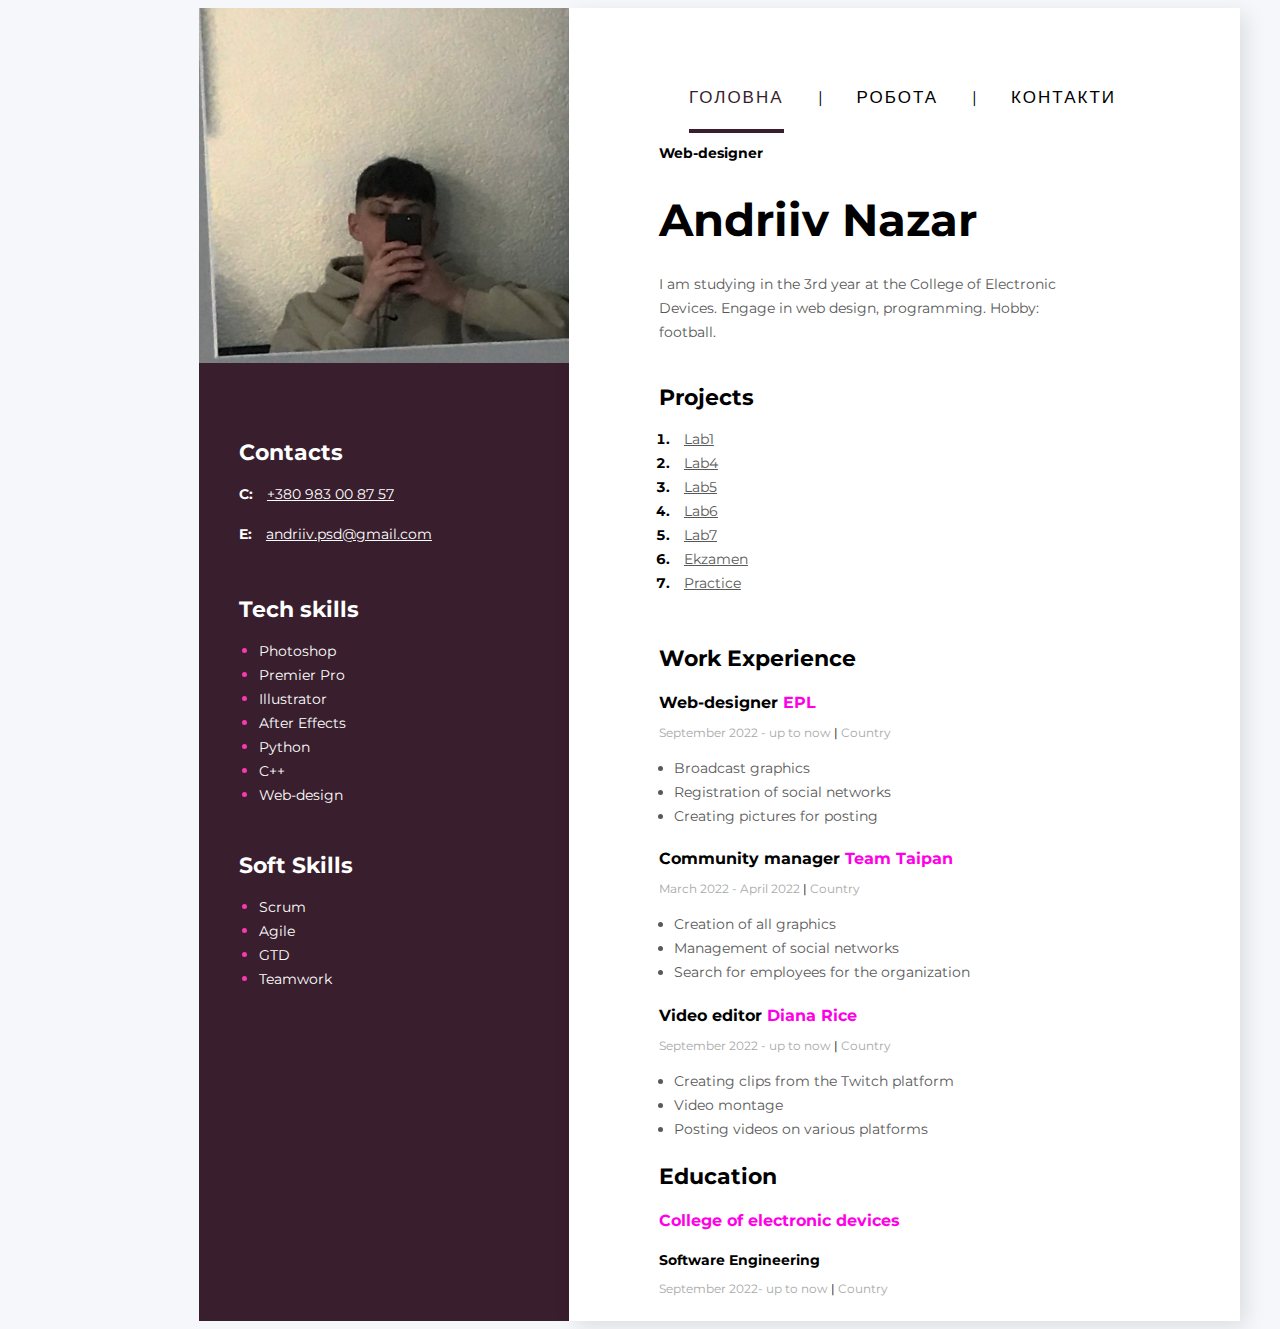
<file: index.html>
<!DOCTYPE html>
<html lang="en">
<head>
    <meta charset="UTF-8">
    <meta http-equiv="X-UA-Compatible" content="IE=edge">
    <meta name="viewport" content="width=device-width, initial-scale=1.0">
    <link rel="preconnect" href="https://fonts.googleapis.com">
    <link rel="preconnect" href="https://fonts.gstatic.com" crossorigin>
    <link href="https://fonts.googleapis.com/css2?family=Montserrat:wght@400;700&display=swap" rel="stylesheet">
    <link rel="stylesheet" href="styles/styles.css">
    <title>Resume</title>
</head>
<body>
  <!--Main-->
  <div class="main">
    <!--Main content-->
    <div class="main-content">
        <ul class="menu-main">
            <li><a href="#id home" class="current">Головна</a></li>
            <li><a href="#id work">Робота</a></li>
            <li><a href="#id cont">Контакти</a></li>
          </ul> 
        <!--about user-->
        <div class="about" #home>
            <h2 class="about-position">Web-designer</h2>
            <h1 class="about-name">Andriiv Nazar</h1>
           <p class="about-discription">I am studying in the 3rd year at the College of Electronic Devices. Engage in web design, programming. Hobby: football.</p> 
        </div>
        <!--Projects-->
        <div class="projects">
            <h3 class="title" #work>
                Projects
            </h3>

            <ol class="project-list">
                <li class="project-item">
                    <span class="project"><a href="lr1/index.html" class="project-link">Lab1</a>
                     
                </li>
               <li class="project-item">
                    <span class="project"><a href="lr4/index.html" class="project-link">Lab4</a>
                   
                </li>
                     <li class="project-item">
                    <span class="project"><a href="lr5/index.html" class="project-link">Lab5</a>
                    
                </li>
                </li>
                     <li class="project-item">
                    <span class="project"><a href="lr6/index.html" class="project-link">Lab6</a>
                    
                </li>
                </li>
                     <li class="project-item">
                    <span class="project"><a href="lr7/index.html" class="project-link">Lab7</a>
                    
                </li> 
                </li>
                     <li class="project-item">
                    <span class="project"><a href="exam/index.html" class="project-link">Ekzamen</a>
                    
                </li> 
                </li>
                     <li class="project-item">
                    <span class="project"><a href="practice/index.html" class="project-link">Practice</a>
                    
                </li> 
            </ol>
        </div>
        <!--Work-->
        <div class="work">
            <h3 class="title">Work Experience</h3>
            <!--Company1-->
            <div>
                <h4 class="work-position">Web-designer <span class="organization">EPL</span></h4>
                <p class="period">September 2022 - up to now   <span class="line">|</span>    Country</p>
                <ul class="work-list">
                    <li class="work-list-item">Broadcast graphics</li>
                    <li class="work-list-item">Registration of social networks</li>
                    <li class="work-list-item">Creating pictures for posting </li>
                </ul>
            </div>
            <!--Company2-->
            <div>
                <h4 class="work-position">Community manager <span class="organization">Team Taipan</span></h4>
                <p class="period">March 2022 - April 2022  <span class="line">|</span>    Country</p>
                <ul class="work-list">
                    <li class="work-list-item">Creation of all graphics </li>
                    <li class="work-list-item">Management of social networks</li>
                    <li class="work-list-item">Search for employees for the organization  </li>
                </ul>
            </div>
            <!--Company3-->
            <div>
                <h4 class="work-position">Video editor <span class="organization">Diana Rice</span></h4>
                <p class="period">September 2022 - up to now   <span class="line">|</span>   Country</p>
                <ul class="work-list">
                    <li class="work-list-item">Creating clips from the Twitch platform  </li>
                    <li class="work-list-item">Video montage</li>
                    <li class="work-list-item">Posting videos on various platforms</li>
                </ul>
            </div>
        </div>
        <!--Education-->
        <div class="education">
            <h3 class="title">Education</h3>
            <h4 class="organization" >College of electronic devices</h4>
            <h4 class="study">Software Engineering</h4>
            <p class="period">September 2022- up to now  <span class="line">|</span>    Country</p>
        </div>
    </div>
    <!--Sidebar-->
    <aside class="sidebar">
        <img src="img/photo.jpg" alt="user photo" class="photo">
        <!--Contacts-->
        <div class="contacts" #cont>
            <h3 class="sidebar-title">Contacts</h3>
            <div>
                
                <p> <span class="contact-type">C:</span>
                    <a href="tel:+380 983 00 87 57" class="contact-link">+380 983 00 87 57</a>  
                </p>
                
                <p><span class="contact-type">E:</span>
                     <a href="andriiv.psd@gmail.com" class="contact-link">andriiv.psd@gmail.com</a> 
                    </p>
            </div>
        </div>
        <!--Tech skills-->
        <div class="tech-skills">
            <h3 class="sidebar-title">Tech skills</h3>
            <ul class="tech-skills-list">
                <li class="tech-skills-item"> <span class="tech-skills-text">Photoshop</span></li>
                <li class="tech-skills-item"> <span class="tech-skills-text">Premier Pro</span></li>
                <li class="tech-skills-item"> <span class="tech-skills-text">Illustrator</span></li>
                <li class="tech-skills-item"> <span class="tech-skills-text">After Effects</span></li>
                <li class="tech-skills-item"> <span class="tech-skills-text">Python</span></li>
                <li class="tech-skills-item"> <span class="tech-skills-text">C++</span></li>
                <li class="tech-skills-item"> <span class="tech-skills-text">Web-design</span></li>
            </ul>
            
        </div>
        <!--Soft skills-->
        <div class="soft-skills">
            <h3 class="sidebar-title">Soft Skills</h3>
            <ul class="soft-skills-list">
                <li class="soft-skills-item"><span class="soft-skills-text">Scrum</span></li>
                <li class="soft-skills-item"><span class="soft-skills-text">Agile</span></li>
                <li class="soft-skills-item"><span class="soft-skills-text">GTD</span></li>
                <li class="soft-skills-item"><span class="soft-skills-text">Teamwork</span></li>
            </ul>
        </div>
    </aside>
  </div>

</body>
</html>
</file>
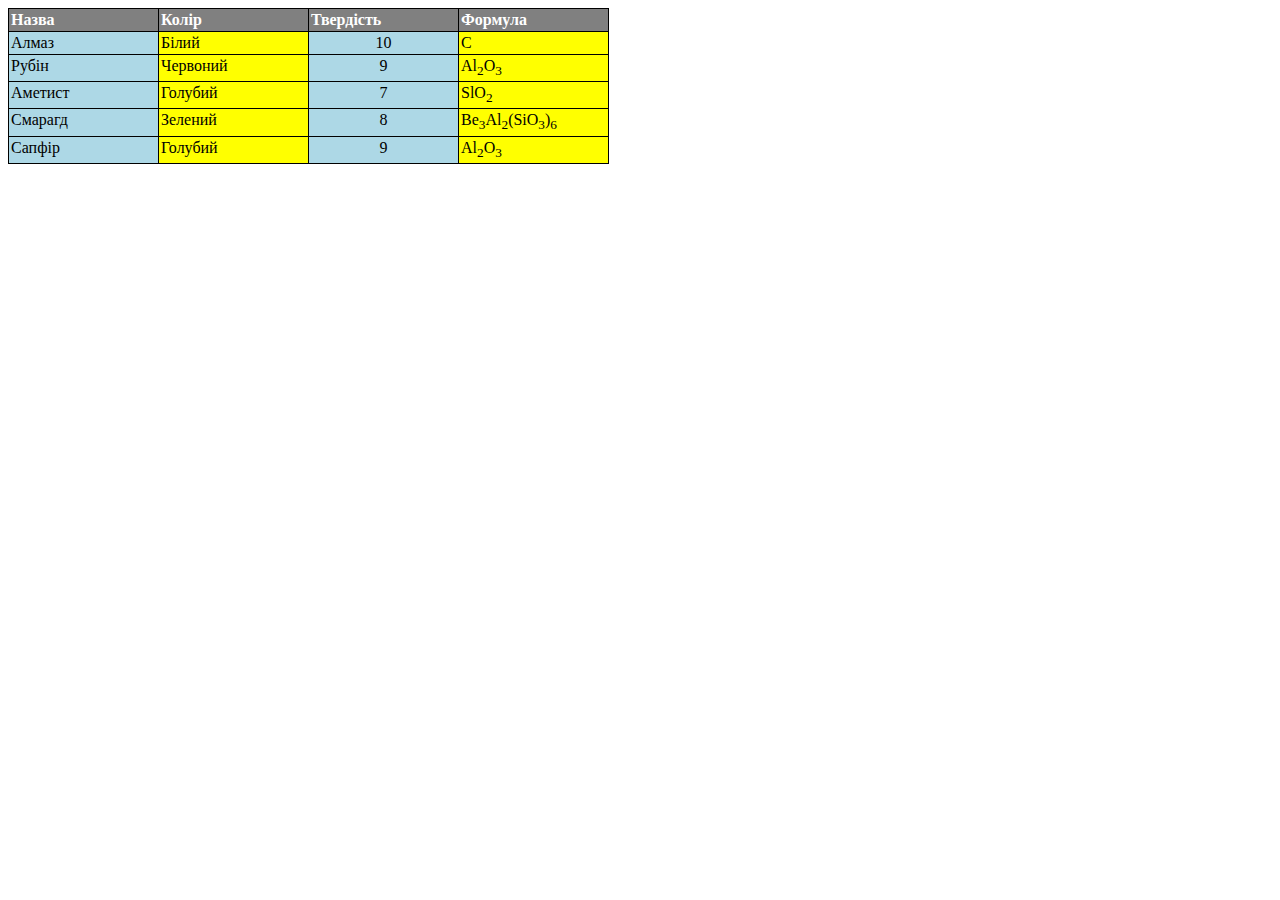
<file: exam/index.html>
<!DOCTYPE html>
<html lang="uk">
<head>
    <meta charset="UTF-8">
    <title>Document</title>
    <style>
        .row {
            width: 600px;
            display: flex;
            border-left: 1px solid black;
        }
        .row div {
            border: 1px solid black;
            border-left: none;
            border-top: none;
            padding: 2px;
            background-color: lightblue;
            width: 150px;
        }

        .row:not(.header) div:nth-child(even) {
            background-color: yellow;
        }

        .header {
            border-top: 1px solid black;
        }

        .header div {
            background-color: gray;
            color: white;
            font-weight: bold;
        }

        .row:not(.header) div:nth-child(3n) {
            text-align: center;
        }
    </style>
</head>
<body>
    <div class="table">
        <div class="row header">
            <div>Назва</div>
            <div>Колір</div>
            <div>Твердість</div>
            <div>Формула</div>
        </div>
        <div class="row">
            <div>Алмаз</div>
            <div>Білий</div>
            <div>10</div>
            <div>С</div>
        </div>
        <div class="row">
            <div>Рубін</div>
            <div>Червоний</div>
            <div>9</div>
            <div>Al<sub>2</sub>O<sub>3</sub></div>
        </div>
        <div class="row">
            <div>Аметист</div>
            <div>Голубий</div>
            <div>7</div>
            <div>SlO<sub>2</sub></div>
        </div>
        <div class="row">
            <div>Смарагд</div>
            <div>Зелений</div>
            <div>8</div>
            <div>Be<sub>3</sub>Al<sub>2</sub>(SiO<sub>3</sub>)<sub>6</sub></div>
        </div>
        <div class="row">
            <div>Сапфір</div>
            <div>Голубий</div>
            <div>9</div>
            <div>Al<sub>2</sub>O<sub>3</sub></div>
        </div>
    </div>
</body>
</html>
</file>
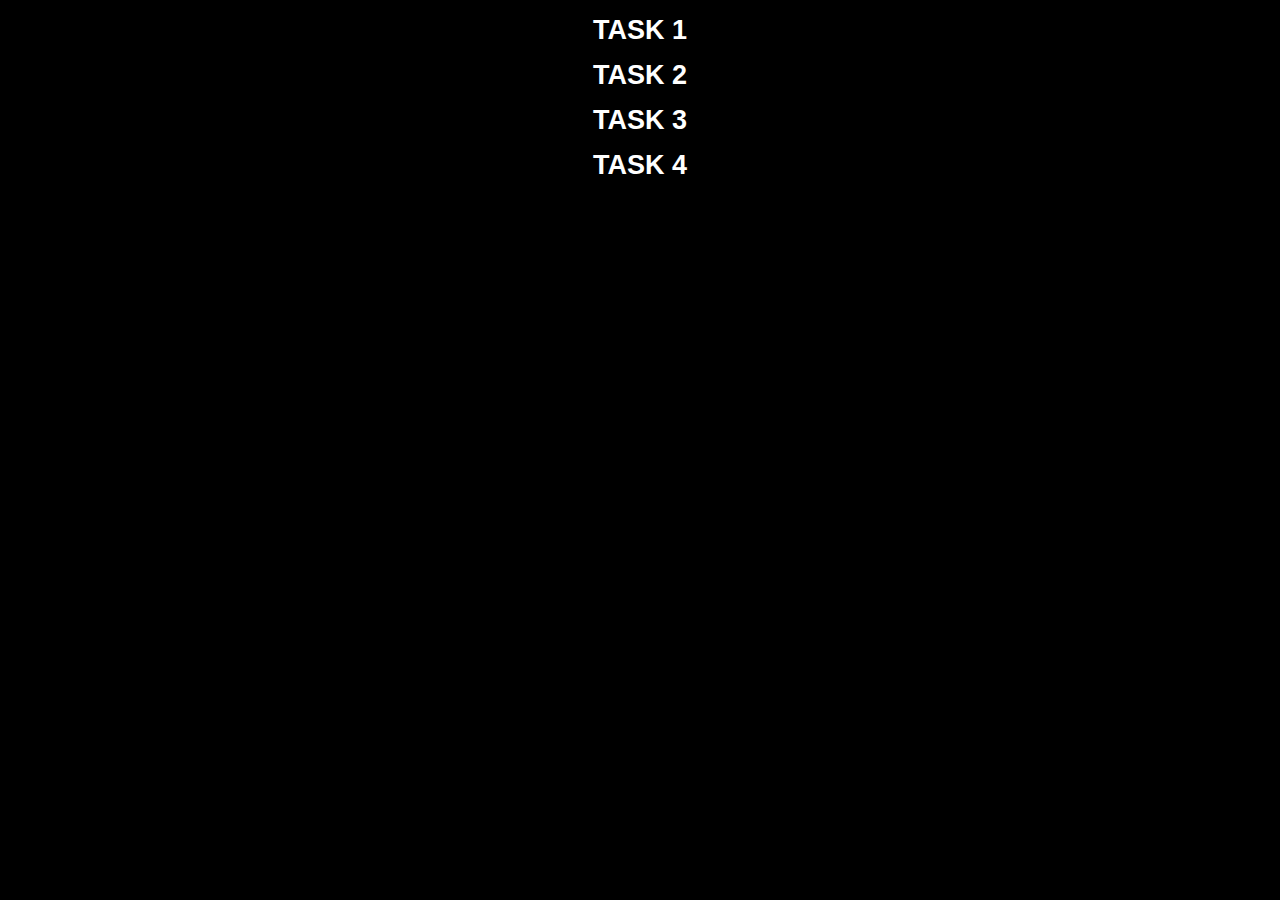
<file: lr4/index.html>
<!DOCTYPE html>
<html lang="en">
<head>
    <meta charset="UTF-8">
    <meta http-equiv="X-UA-Compatible" content="IE=edge">
    <meta name="viewport" content="width=device-width, initial-scale=1.0">
    <title>Document</title>
    <style>
        a {
  box-shadow: inset 0 0 0 0 #ff00aa;
  color: #ff0090;
	padding: 0 .25rem;
	margin: 0 -.25rem;
  transition: color .3s ease-in-out, box-shadow .3s ease-in-out;
}
a:hover {
  color: #b10062;
  box-shadow: inset 200px 0 0 0 #ff00b3;;
}

/* Presentational styles */
a {
	color: #ffffff;
  font-family: 'Poppins', sans-serif;
  font-size: 27px;
	font-weight: 700;
  line-height: 1.5;
  text-decoration: none;
}

body {
    background: #000;
	display: grid;
  height: 20vh;
	place-items: center;
    text-transform: uppercase;
}


    </style>
</head>
<body>
    <a href="task1/index.html">task 1</a>
    <a href="task2/index.html">task 2</a>
    <a href="task3/index.html">task 3</a>
    <a href="task4/index.html">task 4</a>
</body>
</html>
</file>
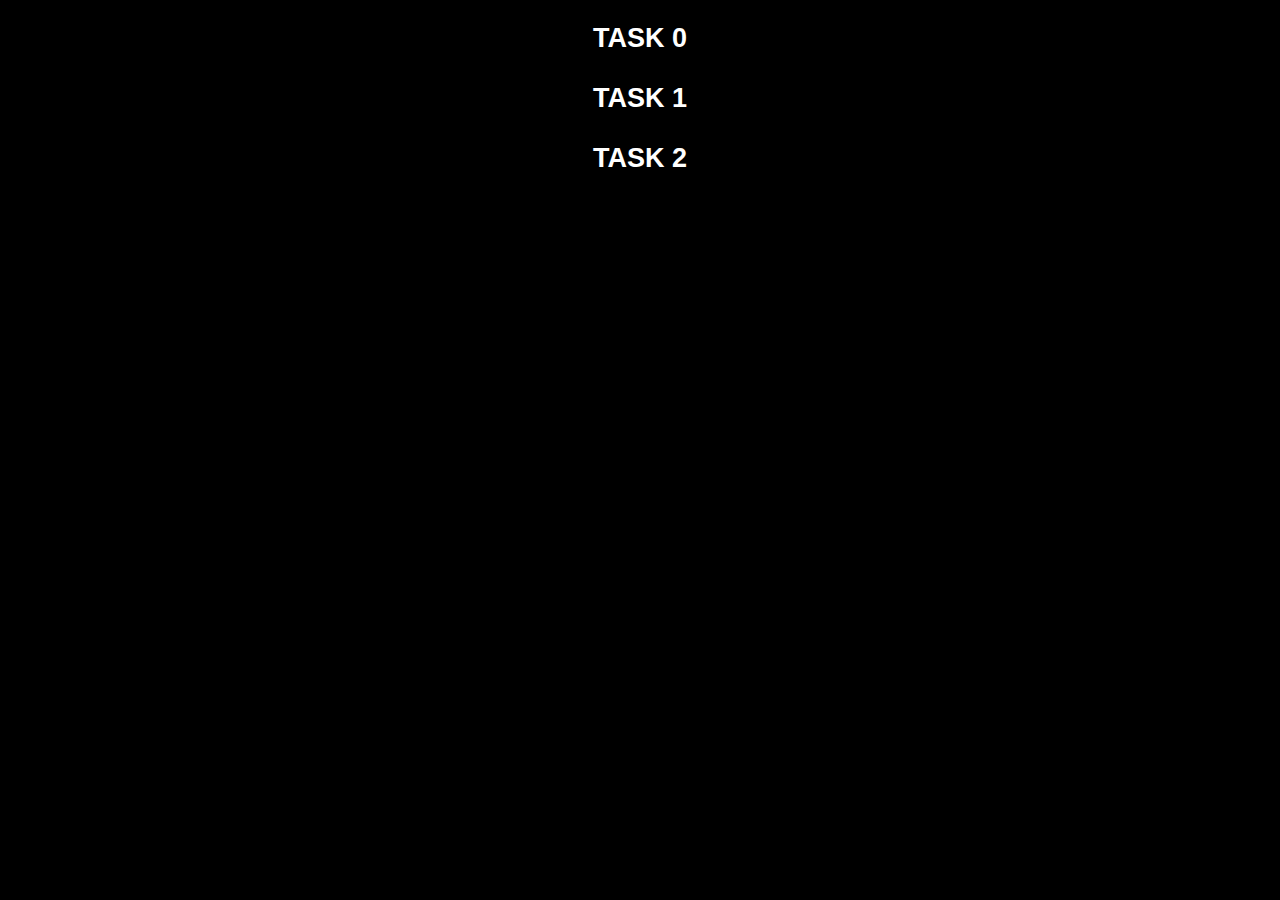
<file: lr5/index.html>
<!DOCTYPE html>
<html lang="en">
<head>
    <meta charset="UTF-8">
    <meta http-equiv="X-UA-Compatible" content="IE=edge">
    <meta name="viewport" content="width=device-width, initial-scale=1.0">
    <title>Document</title>
    <style>
        a {
  box-shadow: inset 0 0 0 0 #ff00aa;
  color: #ff0090;
	padding: 0 .25rem;
	margin: 0 -.25rem;
  transition: color .3s ease-in-out, box-shadow .3s ease-in-out;
}
a:hover {
  color: #b10062;
  box-shadow: inset 200px 0 0 0 #ff00b3;;
}

/* Presentational styles */
a {
	color: #ffffff;
  font-family: 'Poppins', sans-serif;
  font-size: 27px;
	font-weight: 700;
  line-height: 1.5;
  text-decoration: none;
}

body {
    background: #000;
	display: grid;
  height: 20vh;
	place-items: center;
    text-transform: uppercase;
}


    </style>
</head>
<body>
    <a href="task0/index.html">task 0</a>
    <a href="task1/index.html">task 1</a>
    <a href="task2/index.html">task 2</a>
</body>
</html>
</file>
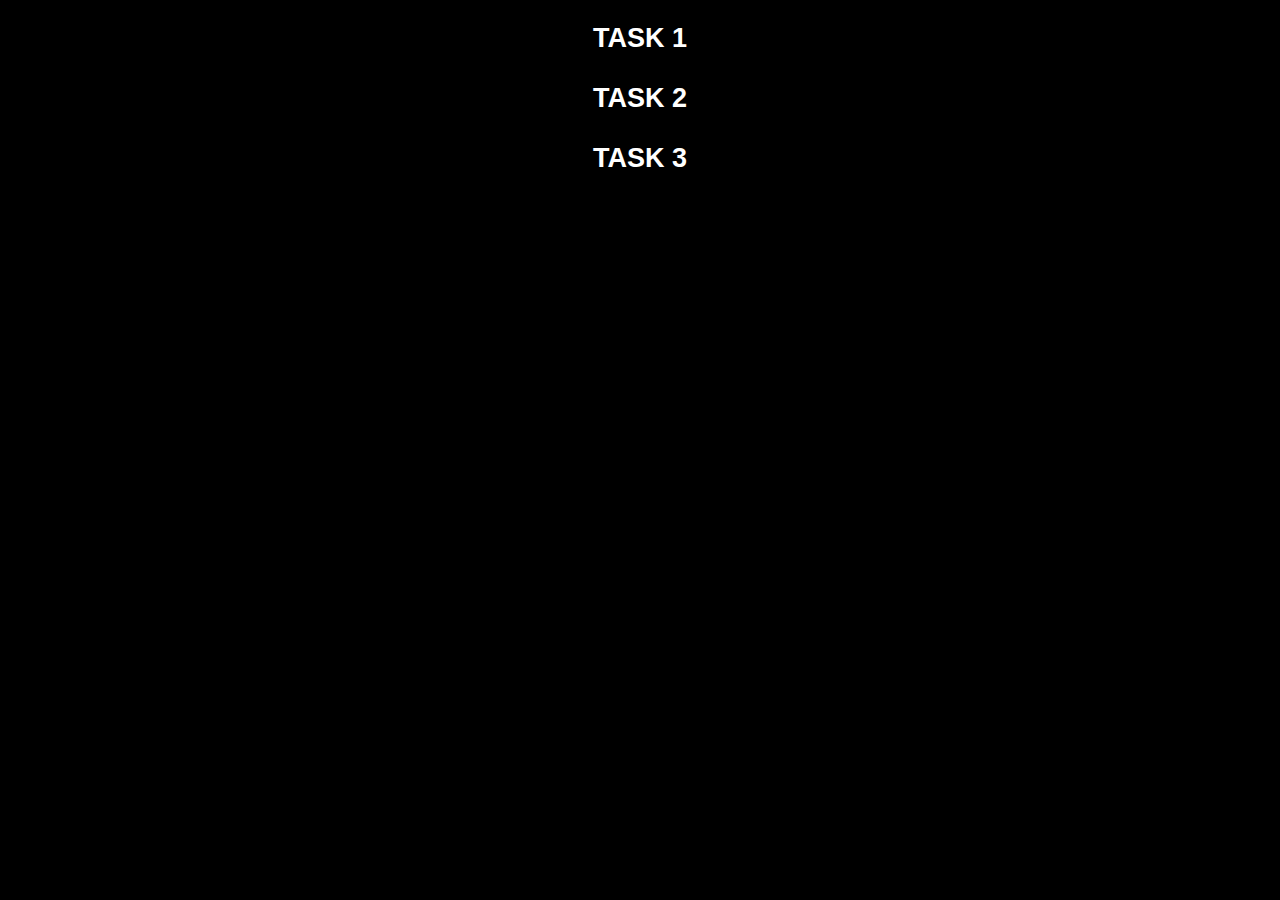
<file: lr6/index.html>
<!DOCTYPE html>
<html lang="en">
<head>
    <meta charset="UTF-8">
    <meta http-equiv="X-UA-Compatible" content="IE=edge">
    <meta name="viewport" content="width=device-width, initial-scale=1.0">
    <title>Document</title>
    <style>
        a {
  box-shadow: inset 0 0 0 0 #ff00aa;
  color: #ff0090;
	padding: 0 .25rem;
	margin: 0 -.25rem;
  transition: color .3s ease-in-out, box-shadow .3s ease-in-out;
}
a:hover {
  color: #b10062;
  box-shadow: inset 200px 0 0 0 #ff00b3;;
}

/* Presentational styles */
a {
	color: #ffffff;
  font-family: 'Poppins', sans-serif;
  font-size: 27px;
	font-weight: 700;
  line-height: 1.5;
  text-decoration: none;
}

body {
    background: #000;
	display: grid;
  height: 20vh;
	place-items: center;
    text-transform: uppercase;
}


    </style>
</head>
<body>
    <a href="task1/index.html">task 1</a>
    <a href="task2/index.html">task 2</a>
    <a href="task3/index.html">task 3</a>
</body>
</html>
</file>
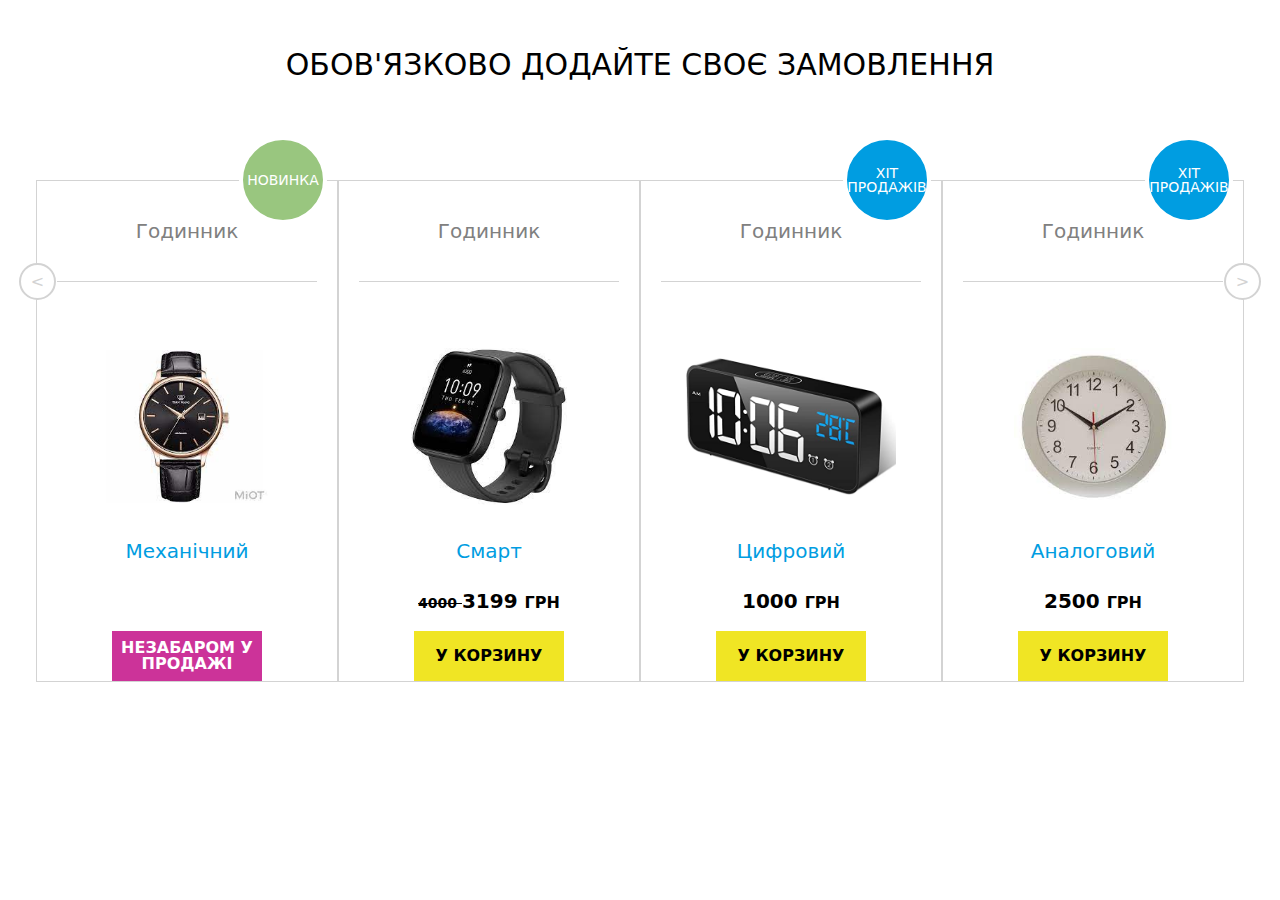
<file: lr7/index.html>
<!DOCTYPE html>
<html lang="uk">
<head>
    <meta charset="UTF-8">
    <title>Watches</title>
    <link rel="stylesheet" href="css/style.css">
    <link rel="stylesheet" href="css/reset.css">
</head>
<body>
    <div class="container">
        <h1 class="title">ОБОВ'ЯЗКОВО ДОДАЙТЕ СВОЄ ЗАМОВЛЕННЯ</h1>
        <div class="main">
            <div class="arrow arrow__left">&lt</div>
            <div class="card new">
                <h2 class="card__category">Годинник</h2>
                <div class="card__img"><img src="img/Mechanical.jpeg" alt="laptop"></div>
                <h3 class="card__name">Механічний</h3>
                <p class="card__price">0</p>
                <a href="#" class="card__tocart">НЕЗАБАРОМ У ПРОДАЖІ</a>
            </div>
            <div class="card">
                <h2 class="card__category">Годинник</h2>
                <div class="card__img"><img src="img/Smart.jpeg" alt="laptop"></div>
                <h3 class="card__name">Смарт</h3>
                <p class="card__price"><span class="line">4000 </span> 3199 <span class="grn">ГРН</span></p>
                <a href="#" class="card__tocart">У КОРЗИНУ</a>
            </div>
            <div class="card hit">
                <h2 class="card__category">Годинник</h2>
                <div class="card__img"><img src="img/Digital.jpg" alt="laptop"></div>
                <h3 class="card__name">Цифровий</h3>
                <p class="card__price">1000 <span class="grn">ГРН</span></p>
                <a href="#" class="card__tocart">У КОРЗИНУ</a>
            </div>
            <div class="card hit">
                <h2 class="card__category">Годинник</h2>
                <div class="card__img"><img src="img/Analog.jpeg" alt="laptop"></div>
                <h3 class="card__name">Аналоговий</h3>
                <p class="card__price">2500 <span class="grn">ГРН</span></p>
                <a href="#" class="card__tocart">У КОРЗИНУ</a>
            </div>
            <div class="arrow arrow__right">&gt</div>
        </div>
    </div>
</body>
</html>
</file>
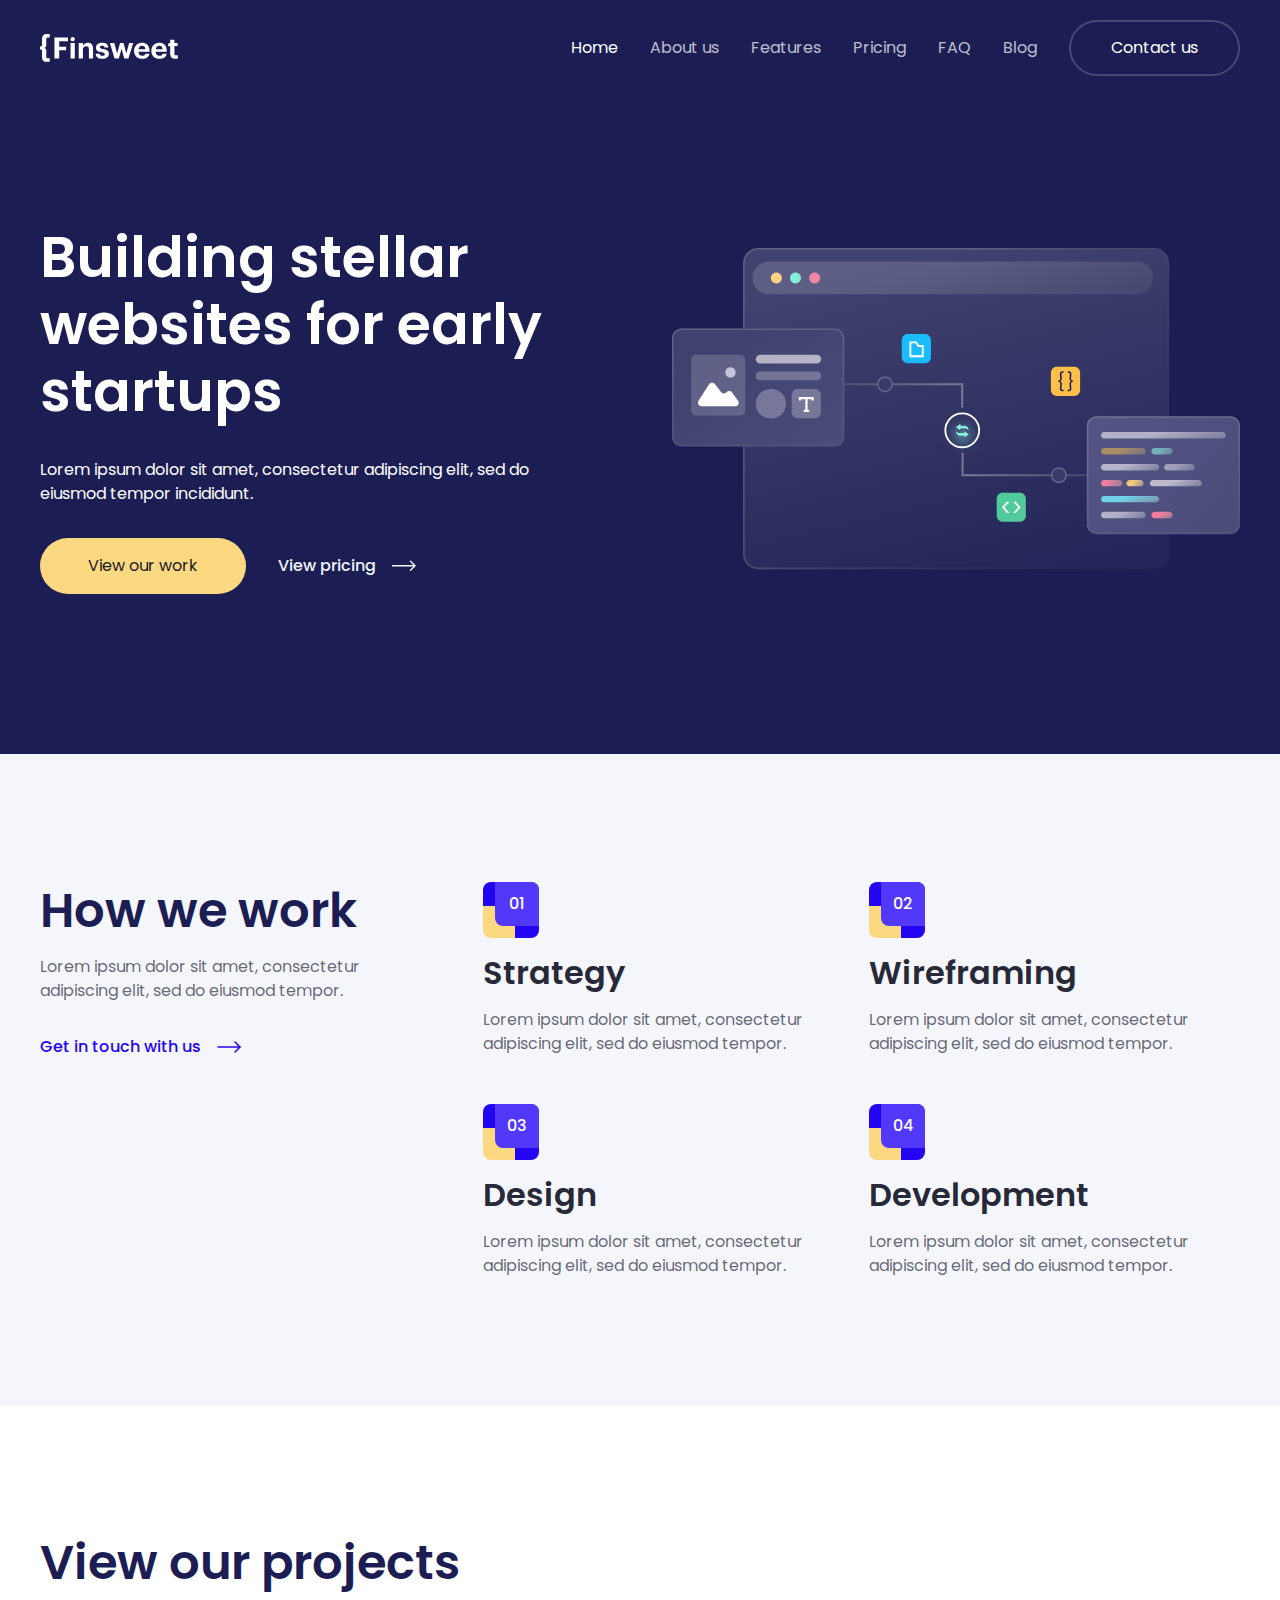
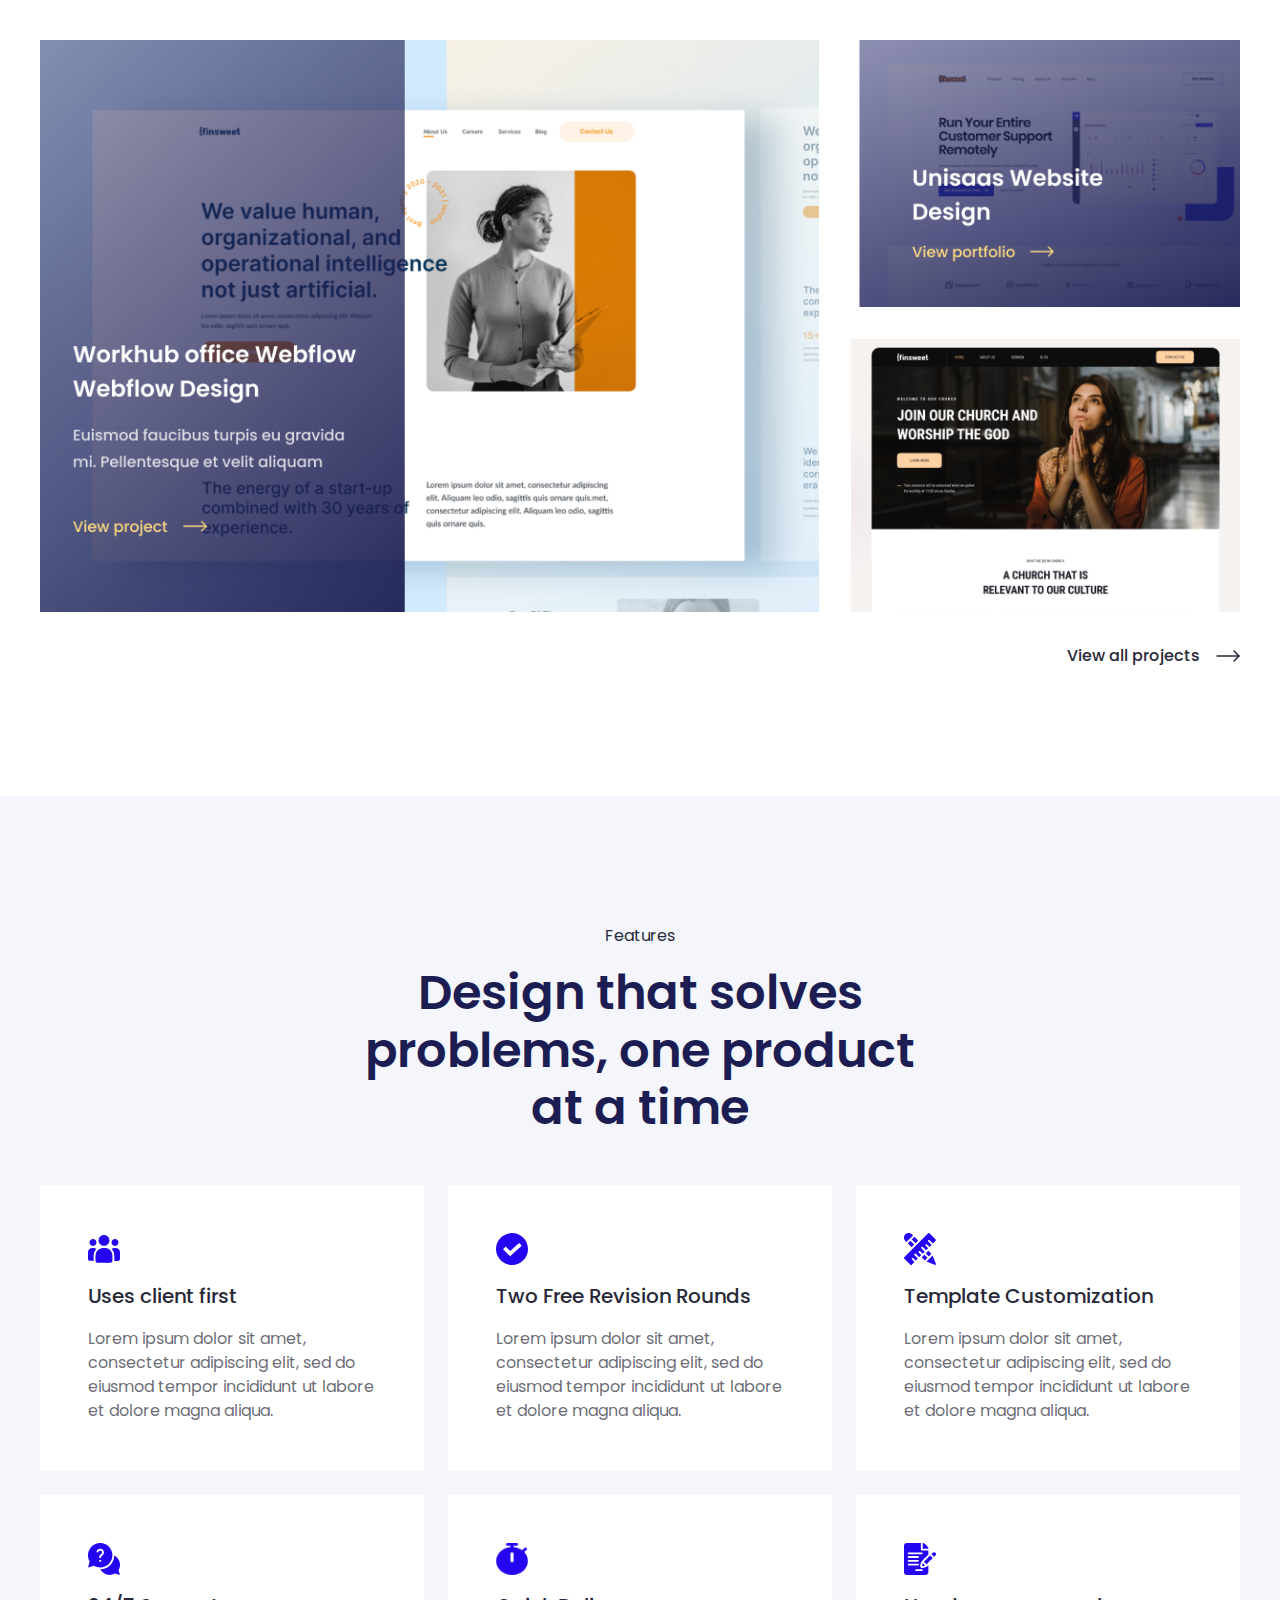
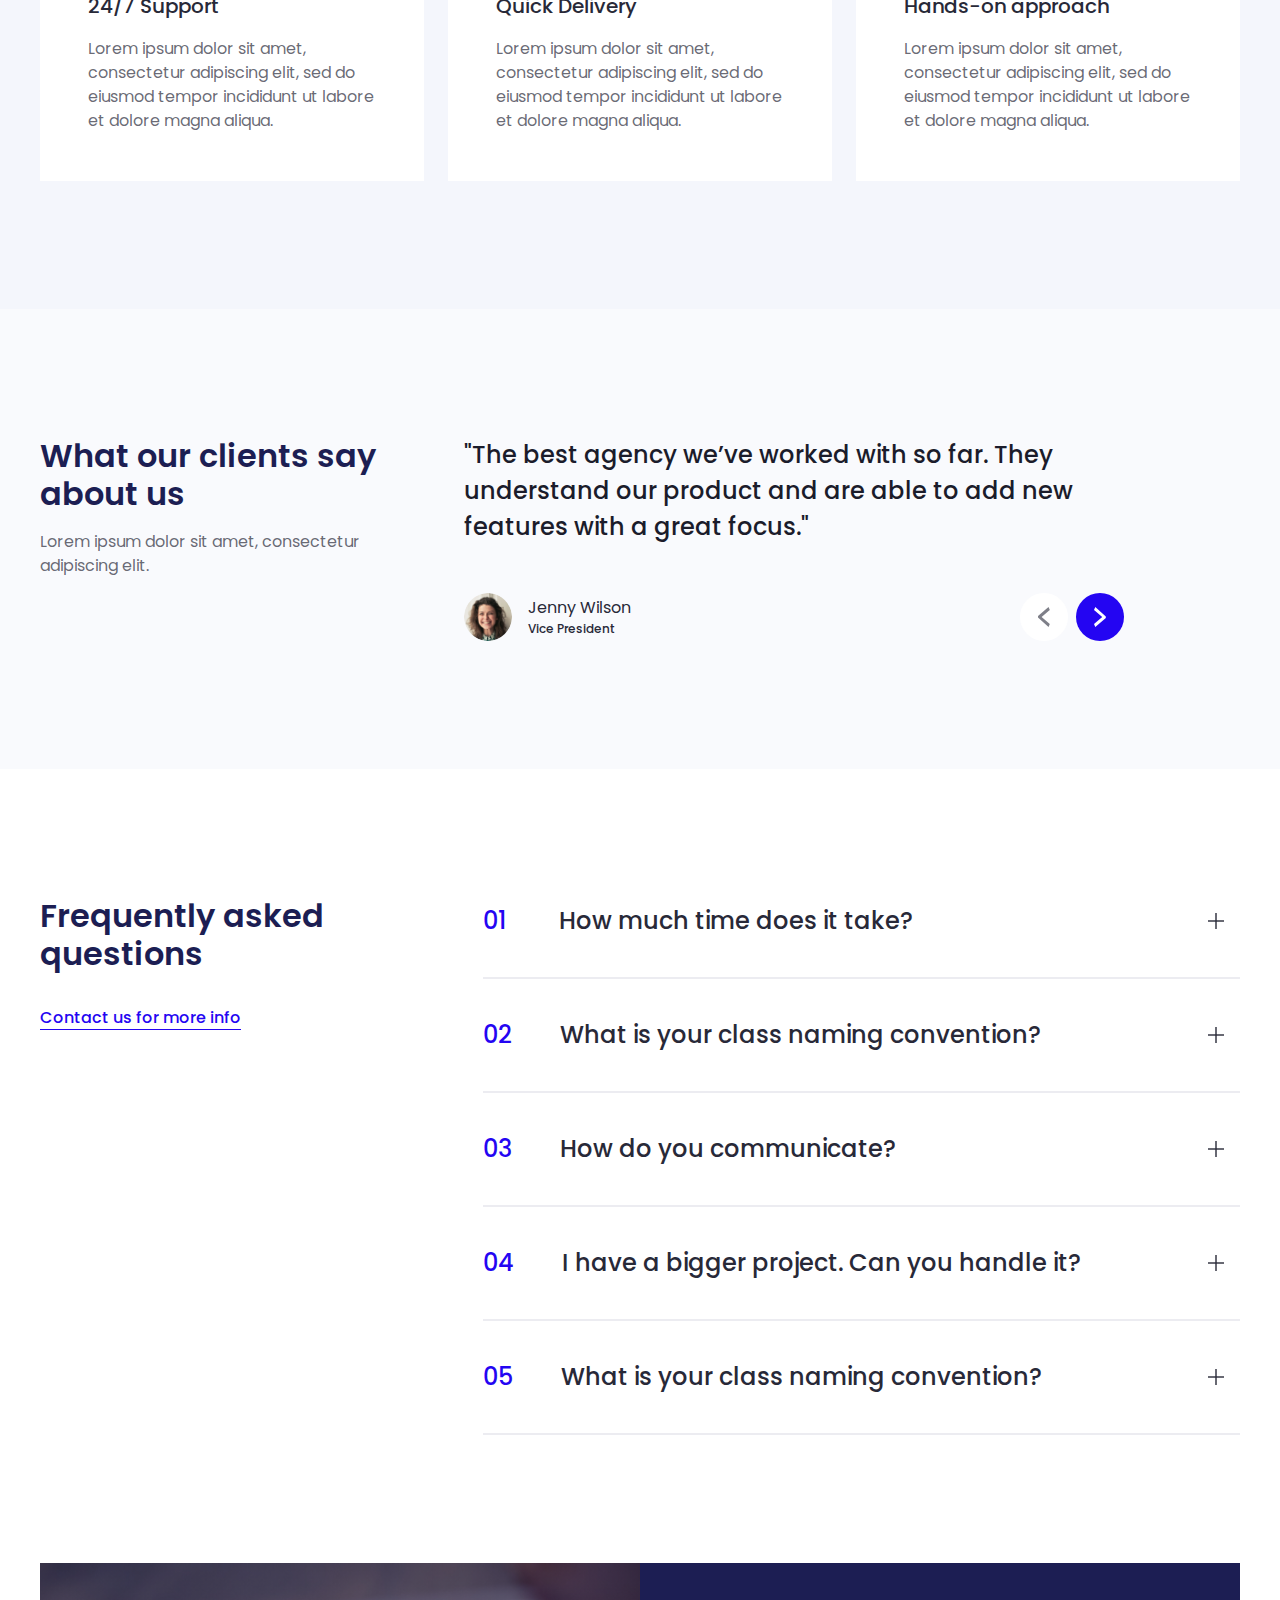
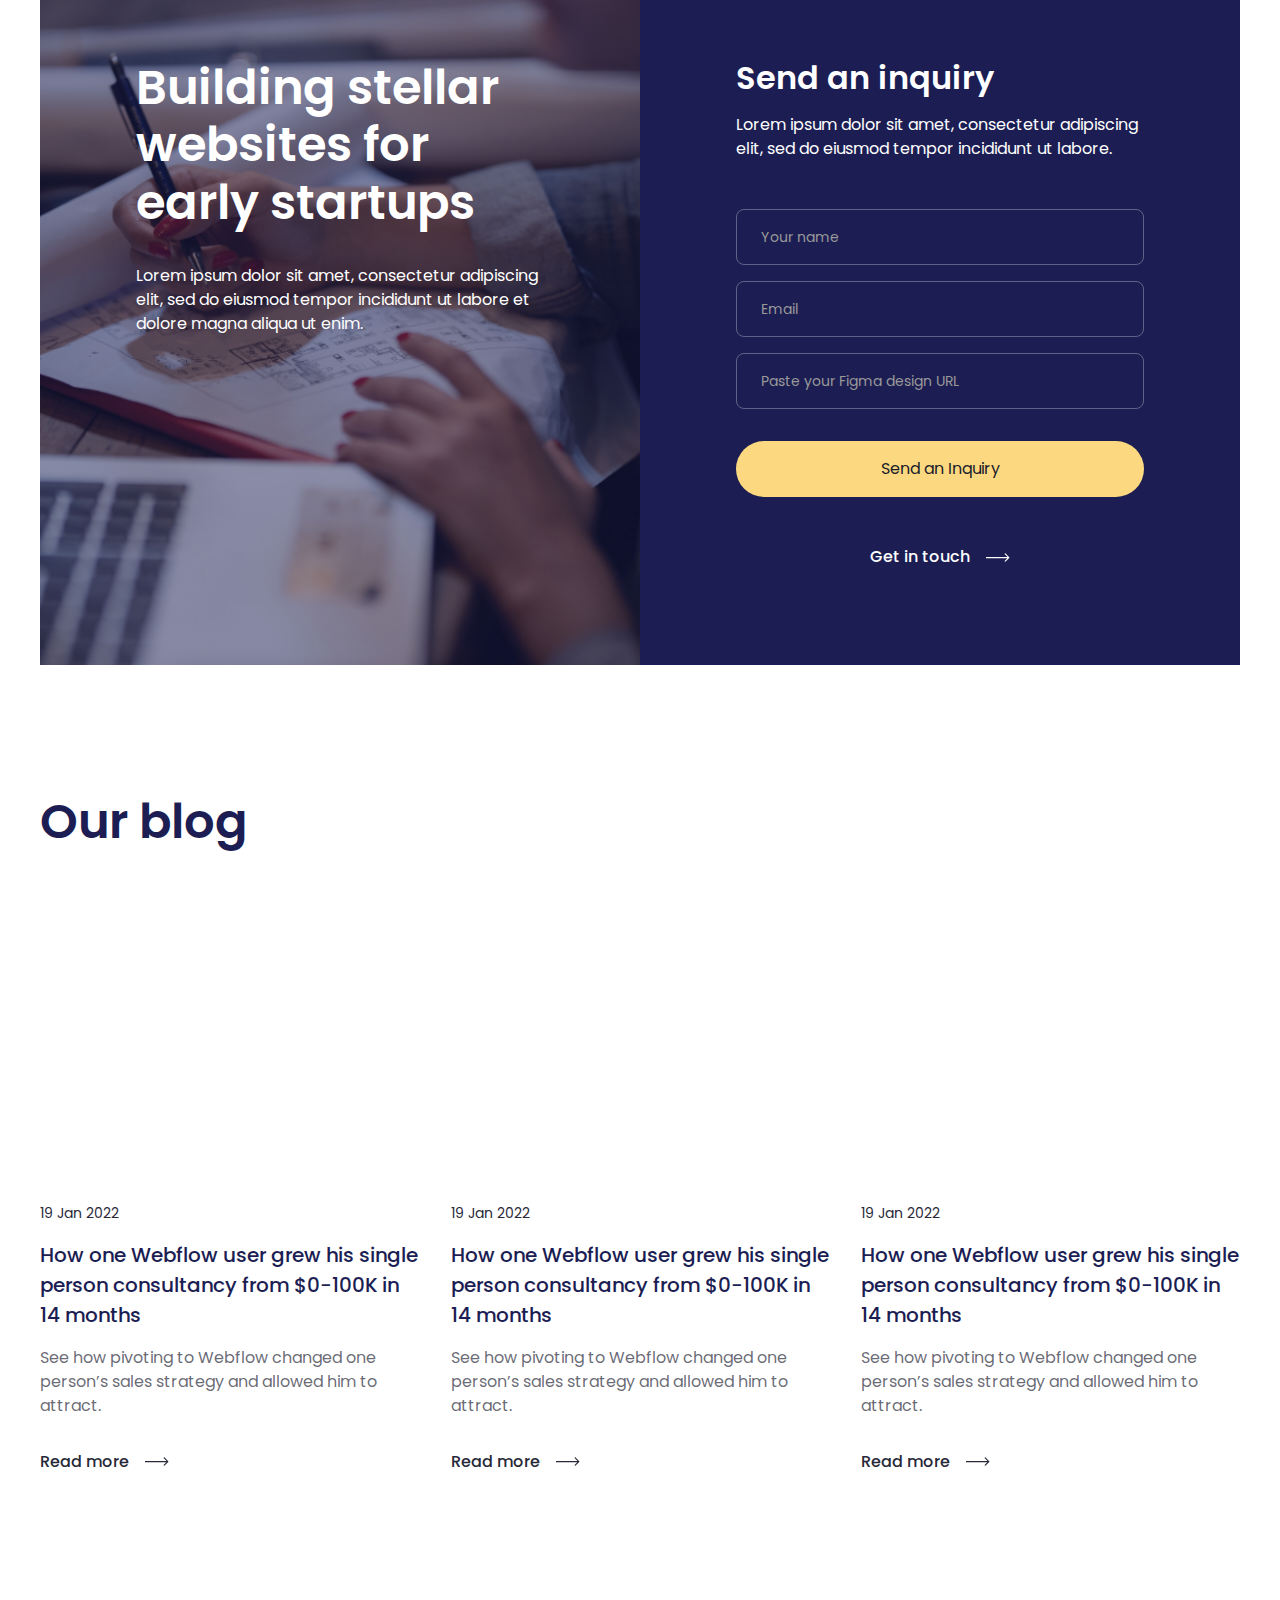
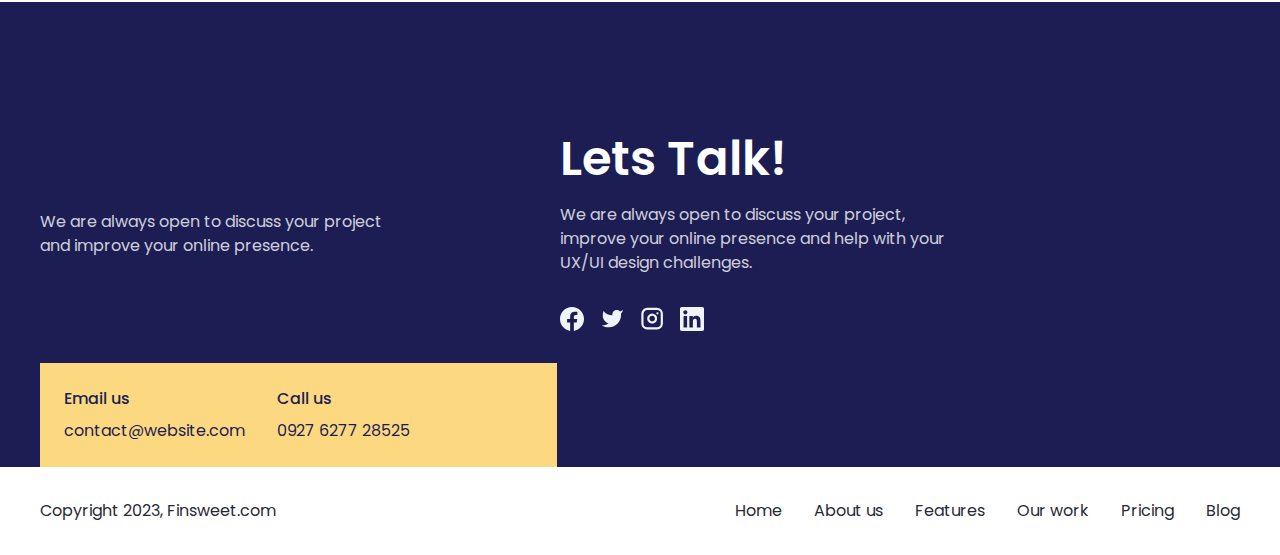
<file: practice/index.html>
<html>
  <head>
    <style>
      .wf-force-outline-none[tabindex='-1']:focus {
        outline: none;
      }
    </style>
    <meta charset="utf-8" />
    <meta name="viewport" content="width=device-width, initial-scale=1">
    <title>Finsweet</title>
    <link href="./css/style.css" rel="stylesheet" type="text/css" />
    <link href="https://fonts.googleapis.com" rel="preconnect" />
    <link href="https://fonts.gstatic.com" rel="preconnect" crossorigin="anonymous" />
    <link
      rel="stylesheet"
      href="https://fonts.googleapis.com/css?family=Poppins:100,100italic,200,200italic,300,300italic,regular,italic,500,500italic,600,600italic,700,700italic,800,800italic,900,900italic"
      media="all"
    />
  </head>
  <body>
    <div class="page-wrapper">
      <div class="nav_component w-nav">
        <div class="nav_container">
          <a href="#" target="_blank" class="nav_logo-link w-nav-brand"
            ><img src="./image/logo-full-white.svg" loading="lazy" alt="" class="nav_logo"
          /></a>
          <div
            class="nav_menu-mobile-button w-nav-button"
            style="-webkit-user-select: text"
            aria-label="menu"
            role="button"
            tabindex="0"
            aria-controls="w-nav-overlay-0"
            aria-haspopup="menu"
            aria-expanded="false"
          >
            <img
              src="./image/Navicon.svg"
              loading="lazy"
              alt=""
              class="nav_menu-mobile-button-icon"
            />
          </div>
          <nav role="navigation" class="nav_menu-wrapper w-nav-menu">
            <div class="nav_link-wrapper">
              <a href="#" aria-current="page" class="nav_link w-nav-link w--current">Home</a
              ><a href="#about-us" class="nav_link w-nav-link">About us</a
              ><a href="#features" class="nav_link w-nav-link">Features</a
              ><a href="#pricing" class="nav_link w-nav-link">Pricing</a
              ><a href="#faq" class="nav_link w-nav-link">FAQ</a
              ><a href="#blog" class="nav_link w-nav-link">Blog</a>
            </div>
            <div class="nav_button-wrapper">
              <a href="#contact-us" class="button-nav w-button">Contact us</a>
            </div>
          </nav>
        </div>
        <div class="w-nav-overlay" data-wf-ignore="" id="w-nav-overlay-0"></div>
      </div>
      <main class="main-wrapper">
        <header class="section_home-header">
          <div class="padding-bottom padding-xhuge"></div>
          <div class="padding-global">
            <div class="container-large">
              <div class="w-layout-grid home_header_component">
                <div class="home_header_content">
                  <h1>Building stellar websites for early startups</h1>
                  <p class="text-color-white">
                    Lorem ipsum dolor sit amet, consectetur adipiscing elit, sed do eiusmod tempor
                    incididunt.
                  </p>
                  <div class="button-row">
                    <a href="#work" class="button w-button">View our work</a
                    ><a href="#pricing" class="button_arrow text-color-lightblue w-inline-block"
                      ><div>View pricing</div>
                      <div class="button_arrow-icon w-embed">
                        <svg
                          width="100%"
                          viewBox="0 0 25 12"
                          fill="none"
                          xmlns="http://www.w3.org/2000/svg"
                        >
                          <path
                            d="M24.5303 6.53033C24.8232 6.23744 24.8232 5.76256 24.5303 5.46967L19.7574 0.696699C19.4645 0.403806 18.9896 0.403806 18.6967 0.696699C18.4038 0.989593 18.4038 1.46447 18.6967 1.75736L22.9393 6L18.6967 10.2426C18.4038 10.5355 18.4038 11.0104 18.6967 11.3033C18.9896 11.5962 19.4645 11.5962 19.7574 11.3033L24.5303 6.53033ZM0 6.75H24V5.25H0V6.75Z"
                            fill="currentcolor"
                          ></path>
                        </svg></div
                    ></a>
                  </div>
                </div>
                <div class="home_header_illustration-wrapper">
                  <img
                    src="./image/Illustration.svg"
                    loading="lazy"
                    alt="Home illustration"
                    class="home_header_illustration"
                  />
                </div>
              </div>
            </div>
          </div>
          <div class="padding-bottom padding-xhuge"></div>
        </header>
        <section class="section_home-services">
          <div class="padding-bottom padding-xhuge"></div>
          <div class="padding-global">
            <div class="container-large">
              <div class="w-layout-grid home_services_component">
                <div class="home_services_content-wrapper">
                  <h2>How we work</h2>
                  <div class="padding-bottom padding-small"></div>
                  <p>
                    Lorem ipsum dolor sit amet, consectetur adipiscing elit, sed do eiusmod tempor.
                  </p>
                  <div class="padding-bottom padding-medium"></div>
                  <a href="#contact-us" class="button_arrow text-color-blue w-inline-block"
                    ><div>Get in touch with us</div>
                    <div class="button_arrow-icon w-embed">
                      <svg
                        width="100%"
                        viewBox="0 0 24 12"
                        fill="none"
                        xmlns="http://www.w3.org/2000/svg"
                      >
                        <path
                          d="M1 6H23"
                          stroke="currentColor"
                          stroke-width="1.5"
                          stroke-linecap="round"
                          stroke-linejoin="round"
                        ></path>
                        <path
                          d="M18 1L23 6L18 11"
                          stroke="currentColor"
                          stroke-width="1.5"
                          stroke-linecap="round"
                          stroke-linejoin="round"
                        ></path>
                      </svg></div
                  ></a>
                </div>
                <div class="w-layout-grid home_services-grid">
                  <div class="home_services_item">
                    <div class="home_services_icon-shape-2">
                      <div class="home_services_icon-shape-3"></div>
                      <div class="home_services_icon-shape-1">
                        <div class="home_services_label">01</div>
                      </div>
                    </div>
                    <h3>Strategy</h3>
                    <p>
                      Lorem ipsum dolor sit amet, consectetur adipiscing elit, sed do eiusmod
                      tempor.
                    </p>
                  </div>
                  <div class="home_services_item">
                    <div class="home_services_icon-shape-2">
                      <div class="home_services_icon-shape-3"></div>
                      <div class="home_services_icon-shape-1">
                        <div class="home_services_label">02</div>
                      </div>
                    </div>
                    <h3>Wireframing</h3>
                    <p>
                      Lorem ipsum dolor sit amet, consectetur adipiscing elit, sed do eiusmod
                      tempor.
                    </p>
                  </div>
                  <div class="home_services_item">
                    <div class="home_services_icon-shape-2">
                      <div class="home_services_icon-shape-3"></div>
                      <div class="home_services_icon-shape-1">
                        <div class="home_services_label">03</div>
                      </div>
                    </div>
                    <h3>Design</h3>
                    <p>
                      Lorem ipsum dolor sit amet, consectetur adipiscing elit, sed do eiusmod
                      tempor.
                    </p>
                  </div>
                  <div class="home_services_item">
                    <div class="home_services_icon-shape-2">
                      <div class="home_services_icon-shape-3"></div>
                      <div class="home_services_icon-shape-1">
                        <div class="home_services_label">04</div>
                      </div>
                    </div>
                    <h3>Development</h3>
                    <p>
                      Lorem ipsum dolor sit amet, consectetur adipiscing elit, sed do eiusmod
                      tempor.
                    </p>
                  </div>
                </div>
              </div>
            </div>
          </div>
          <div class="padding-bottom padding-xhuge"></div>
        </section>
        <section class="section_home-work">
          <div class="padding-bottom padding-xhuge"></div>
          <div class="padding-global">
            <div class="container-large">
              <div class="margin-bottom margin-large"><h2>View our projects</h2></div>
              <div class="w-layout-grid home_work_component">
                <div class="home_work_main-list-wrapper w-dyn-list">
                  <div role="list" class="home_work-main_list w-dyn-items">
                    <div role="listitem" class="home_work_main-item w-dyn-item">
                      <a href="#" class="home_work_item-link w-inline-block"
                        ><img
                          src="./image/project-template-6.png"
                          loading="lazy"
                          alt="Portfolio image"
                          sizes="(max-width: 479px) 92vw, (max-width: 767px) 95vw, 92vw"
                          srcset="
                            ./image/project-template-6-p-800.jpeg  800w,
                            ./image/project-template-6.png       1063w
                          "
                          class="home_work_image" />
                        <div
                          class="home_work_overlay"
                          style="
                            transform: translate3d(-100%, 0px, 0px) scale3d(1, 1, 1) rotateX(0deg)
                              rotateY(0deg) rotateZ(0deg) skew(0deg, 0deg);
                            transform-style: preserve-3d;
                          "
                        >
                          <div class="home_work_content-wrapper" style="opacity: 0">
                            <h3 class="heading-style-h5">Template 6</h3>
                            <div class="margin-top margin-small hide-mobile-portrait">
                              <p class="text-style-light">
                                Lorem ipsum dolor sit amet, consectetur adipiscing elit, sed do
                                eiusmod tempor incididunt ut labore et dolore magna aliqua.
                              </p>
                            </div>
                            <div class="margin-top margin-small">
                              <div class="button_arrow text-color-yellow">
                                <div>View project</div>
                                <div class="button_arrow-icon w-embed">
                                  <svg
                                    width="100%"
                                    viewBox="0 0 24 12"
                                    fill="none"
                                    xmlns="http://www.w3.org/2000/svg"
                                  >
                                    <path
                                      d="M1 6H23"
                                      stroke="currentColor"
                                      stroke-width="1.5"
                                      stroke-linecap="round"
                                      stroke-linejoin="round"
                                    ></path>
                                    <path
                                      d="M18 1L23 6L18 11"
                                      stroke="currentColor"
                                      stroke-width="1.5"
                                      stroke-linecap="round"
                                      stroke-linejoin="round"
                                    ></path>
                                  </svg>
                                </div>
                              </div>
                            </div>
                          </div></div
                      ></a>
                    </div>
                  </div>
                </div>
                <div class="featured-work_list-wrapper w-dyn-list">
                  <div role="list" class="featured-work_list w-dyn-items">
                    <div role="listitem" class="featured-work_item w-dyn-item">
                      <a href="#" class="home_work_item-link w-inline-block"
                        ><img
                          src="./image/template-5.png"
                          loading="lazy"
                          alt="Portfolio image"
                          sizes="(max-width: 479px) 92vw, (max-width: 767px) 95vw, 92vw"
                          srcset="./image/template-5-p-800.jpeg 800w, ./image/template-5.png 1062w"
                          class="home_work_image" />
                        <div
                          class="home_work_overlay is-small"
                          style="
                            transform: translate3d(-100%, 0px, 0px) scale3d(1, 1, 1) rotateX(0deg)
                              rotateY(0deg) rotateZ(0deg) skew(0deg, 0deg);
                            transform-style: preserve-3d;
                          "
                        >
                          <h3 class="heading-style-h5">Template 5</h3>
                          <div class="margin-top margin-small">
                            <div class="button_arrow text-color-yellow">
                              <div>View project</div>
                              <div class="button_arrow-icon w-embed">
                                <svg
                                  width="100%"
                                  viewBox="0 0 24 12"
                                  fill="none"
                                  xmlns="http://www.w3.org/2000/svg"
                                >
                                  <path
                                    d="M1 6H23"
                                    stroke="currentColor"
                                    stroke-width="1.5"
                                    stroke-linecap="round"
                                    stroke-linejoin="round"
                                  ></path>
                                  <path
                                    d="M18 1L23 6L18 11"
                                    stroke="currentColor"
                                    stroke-width="1.5"
                                    stroke-linecap="round"
                                    stroke-linejoin="round"
                                  ></path>
                                </svg>
                              </div>
                            </div>
                          </div></div
                      ></a>
                    </div>
                    <div role="listitem" class="featured-work_item w-dyn-item">
                      <a href="#" class="home_work_item-link w-inline-block"
                        ><img
                          src="./image/template-4.png"
                          loading="lazy"
                          alt="Portfolio image"
                          sizes="(max-width: 479px) 92vw, (max-width: 767px) 95vw, 92vw"
                          srcset="./image/template-4-p-800.jpeg 800w, ./image/template-4.png 1062w"
                          class="home_work_image" />
                        <div
                          class="home_work_overlay is-small"
                          style="
                            transform: translate3d(-100%, 0px, 0px) scale3d(1, 1, 1) rotateX(0deg)
                              rotateY(0deg) rotateZ(0deg) skew(0deg, 0deg);
                            transform-style: preserve-3d;
                          "
                        >
                          <h3 class="heading-style-h5">Template 4</h3>
                          <div class="margin-top margin-small">
                            <div class="button_arrow text-color-yellow">
                              <div>View project</div>
                              <div class="button_arrow-icon w-embed">
                                <svg
                                  width="100%"
                                  viewBox="0 0 24 12"
                                  fill="none"
                                  xmlns="http://www.w3.org/2000/svg"
                                >
                                  <path
                                    d="M1 6H23"
                                    stroke="currentColor"
                                    stroke-width="1.5"
                                    stroke-linecap="round"
                                    stroke-linejoin="round"
                                  ></path>
                                  <path
                                    d="M18 1L23 6L18 11"
                                    stroke="currentColor"
                                    stroke-width="1.5"
                                    stroke-linecap="round"
                                    stroke-linejoin="round"
                                  ></path>
                                </svg>
                              </div>
                            </div>
                          </div></div
                      ></a>
                    </div>
                  </div>
                </div>
              </div>
              <div class="margin-top margin-medium">
                <div class="home_work_view-more-wrapper">
                  <a href="#work" class="button_arrow w-inline-block"
                    ><div>View all projects</div>
                    <div class="button_arrow-icon w-embed">
                      <svg
                        width="100%"
                        viewBox="0 0 24 12"
                        fill="none"
                        xmlns="http://www.w3.org/2000/svg"
                      >
                        <path
                          d="M1 6H23"
                          stroke="currentColor"
                          stroke-width="1.5"
                          stroke-linecap="round"
                          stroke-linejoin="round"
                        ></path>
                        <path
                          d="M18 1L23 6L18 11"
                          stroke="currentColor"
                          stroke-width="1.5"
                          stroke-linecap="round"
                          stroke-linejoin="round"
                        ></path>
                      </svg></div
                  ></a>
                </div>
              </div>
            </div>
          </div>
          <div class="padding-bottom padding-xhuge"></div>
        </section>
        <section class="section_benefits background-color-grey">
          <div class="padding-bottom padding-xhuge"></div>
          <div class="padding-global">
            <div class="container-large">
              <div class="margin-bottom margin-large">
                <div class="align-center max-width-small">
                  <div class="margin-bottom margin-small">
                    <div class="text-align-center">Features</div>
                  </div>
                  <h2 class="text-align-center">
                    Design that solves problems, one product at a time
                  </h2>
                </div>
              </div>
              <div class="w-layout-grid benefits_component">
                <div class="benefits_item is-white">
                  <div class="benefits_icon-wrapper">
                    <img
                      src="./image/icon-client-first.svg"
                      loading="lazy"
                      alt="Users icon"
                      class="benefits_icon"
                    />
                  </div>
                  <h3 class="heading-style-h5">Uses client first</h3>
                  <div class="margin-top margin-small">
                    <p>
                      Lorem ipsum dolor sit amet, consectetur adipiscing elit, sed do eiusmod tempor
                      incididunt ut labore et dolore magna aliqua.
                    </p>
                  </div>
                </div>
                <div class="benefits_item is-white">
                  <div class="benefits_icon-wrapper">
                    <img
                      src="./image/icon-client-first-2.svg"
                      loading="lazy"
                      alt="Check icon"
                      class="benefits_icon"
                    />
                  </div>
                  <h3 class="heading-style-h5">Two Free Revision Rounds</h3>
                  <div class="margin-top margin-small">
                    <p>
                      Lorem ipsum dolor sit amet, consectetur adipiscing elit, sed do eiusmod tempor
                      incididunt ut labore et dolore magna aliqua.
                    </p>
                  </div>
                </div>
                <div class="benefits_item is-white">
                  <div class="benefits_icon-wrapper">
                    <img
                      src="./image/icon-client-first-3.svg"
                      loading="lazy"
                      alt="Customization icon"
                      class="benefits_icon"
                    />
                  </div>
                  <h3 class="heading-style-h5">Template Customization</h3>
                  <div class="margin-top margin-small">
                    <p>
                      Lorem ipsum dolor sit amet, consectetur adipiscing elit, sed do eiusmod tempor
                      incididunt ut labore et dolore magna aliqua.
                    </p>
                  </div>
                </div>
                <div class="benefits_item is-white">
                  <div class="benefits_icon-wrapper">
                    <img
                      src="./image/icon-client-first-4.svg"
                      loading="lazy"
                      alt="Support icon"
                      class="benefits_icon"
                    />
                  </div>
                  <h3 class="heading-style-h5">24/7 Support</h3>
                  <div class="margin-top margin-small">
                    <p>
                      Lorem ipsum dolor sit amet, consectetur adipiscing elit, sed do eiusmod tempor
                      incididunt ut labore et dolore magna aliqua.
                    </p>
                  </div>
                </div>
                <div class="benefits_item is-white">
                  <div class="benefits_icon-wrapper">
                    <img
                      src="./image/Vector.png"
                      loading="lazy"
                      alt="Check icon"
                      class="benefits_icon"
                    />
                  </div>
                  <h3 class="heading-style-h5">Quick Delivery</h3>
                  <div class="margin-top margin-small">
                    <p>
                      Lorem ipsum dolor sit amet, consectetur adipiscing elit, sed do eiusmod tempor
                      incididunt ut labore et dolore magna aliqua.
                    </p>
                  </div>
                </div>
                <div class="benefits_item is-white">
                  <div class="benefits_icon-wrapper">
                    <img
                      src="./image/icon-client-first-6.svg"
                      loading="lazy"
                      alt="Note icon"
                      class="benefits_icon"
                    />
                  </div>
                  <h3 class="heading-style-h5">Hands-on approach</h3>
                  <div class="margin-top margin-small">
                    <p>
                      Lorem ipsum dolor sit amet, consectetur adipiscing elit, sed do eiusmod tempor
                      incididunt ut labore et dolore magna aliqua.
                    </p>
                  </div>
                </div>
              </div>
            </div>
          </div>
          <div class="padding-bottom padding-xhuge"></div>
        </section>
        <section class="section_home-testimonials">
          <div class="padding-bottom padding-xhuge"></div>
          <div class="padding-global">
            <div class="container-large">
              <div class="w-layout-grid testimonials_component">
                <div class="testimonials_content-right">
                  <h2 class="heading-style-h3">What our clients say about us</h2>
                  <div class="padding-bottom padding-small"></div>
                  <p>Lorem ipsum dolor sit amet, consectetur adipiscing elit.</p>
                </div>
                <div class="testimonials_content-left">
                  <div>
                    <div class="testimonials_slider-mask w-slider-mask" id="w-slider-mask-0">
                      <div
                        class="testimonials_slide w-slide"
                        aria-label="1 of 2"
                        role="group"
                        style="transform: translateX(0px); opacity: 1"
                      >
                        <div class="margin-bottom margin-large">
                          <div class="testimonials_slide-content">
                            <p class="text-weight-medium text-size-large">
                              "The best agency we’ve worked with so far. They understand our product
                              and are able to add new features with a great focus."
                            </p>
                          </div>
                        </div>
                        <div class="testimonials_author-wrapper">
                          <div class="testimonials_image-wrapper">
                            <img
                              src="./image/author-image.png"
                              loading="lazy"
                              alt="Women profile picture"
                              class="testimonials_image"
                            />
                          </div>
                          <div class="testimonials_name-wrapper">
                            <div>Jenny Wilson</div>
                            <div class="text-size-tiny text-weight-medium">Vice President</div>
                          </div>
                        </div>
                      </div>
                      <div
                        class="testimonials_slide w-slide"
                        aria-label="2 of 2"
                        role="group"
                        aria-hidden="true"
                        style="transform: translateX(0px); opacity: 1"
                      >
                        <div class="margin-bottom margin-large" aria-hidden="true">
                          <div class="testimonials_slide-content" aria-hidden="true">
                            <p class="text-weight-medium text-size-large" aria-hidden="true">
                              "Working with this agency has been a very positive experience. They
                              really know what they are doing. I am extremely satisfied!"
                            </p>
                          </div>
                        </div>
                        <div class="testimonials_author-wrapper" aria-hidden="true">
                          <div class="testimonials_image-wrapper" aria-hidden="true">
                            <img
                              src="./image/author-image-2.png"
                              loading="lazy"
                              alt="Man profile picture"
                              class="testimonials_image"
                              aria-hidden="true"
                            />
                          </div>
                          <div class="testimonials_name-wrapper" aria-hidden="true">
                            <div aria-hidden="true">John Williams</div>
                            <div class="text-size-tiny text-weight-medium" aria-hidden="true">
                              Co-founder
                            </div>
                          </div>
                        </div>
                      </div>
                      <div
                        aria-live="off"
                        aria-atomic="true"
                        class="w-slider-aria-label"
                        data-wf-ignore=""
                      ></div>
                    </div>
                    <div
                      class="testimonials_arrow is-left w-slider-arrow-left"
                      role="button"
                      tabindex="0"
                      aria-controls="w-slider-mask-0"
                      aria-label="previous slide"
                    >
                      <div class="testimonials_arrow-icon w-embed">
                        <svg
                          height="100%"
                          viewBox="0 0 13 22"
                          fill="none"
                          xmlns="http://www.w3.org/2000/svg"
                        >
                          <path
                            d="M11.5859 -1.23626e-07L13 3.21951L3.96947 10.9106L13 18.7805L11.5859 22L9.06922e-07 11.626L1.06329e-06 9.8374L11.5859 -1.23626e-07Z"
                            fill="currentcolor"
                          ></path>
                        </svg>
                      </div>
                    </div>
                    <div
                      class="testimonials_arrow w-slider-arrow-right"
                      role="button"
                      tabindex="0"
                      aria-controls="w-slider-mask-0"
                      aria-label="next slide"
                    >
                      <div class="testimonials_arrow-icon w-embed">
                        <svg
                          height="100%"
                          viewBox="0 0 13 22"
                          fill="none"
                          xmlns="http://www.w3.org/2000/svg"
                        >
                          <path
                            d="M1.41412 22L0 18.7805L9.03053 11.0894L0 3.21951L1.41412 0L13 10.374V12.1626L1.41412 22Z"
                            fill="currentcolor"
                          ></path>
                        </svg>
                      </div>
                    </div>
                    <div class="testimonials_slide-nav hide w-slider-nav w-round">
                      <div
                        class="w-slider-dot w-active"
                        style="margin-left: 3px; margin-right: 3px"
                      ></div>
                      <div class="w-slider-dot" style="margin-left: 3px; margin-right: 3px"></div>
                    </div>
                  </div>
                </div>
              </div>
            </div>
          </div>
          <div class="padding-bottom padding-xhuge"></div>
        </section>
        <section id="faq" class="section_faq">
          <div class="padding-bottom padding-xhuge"></div>
          <div class="padding-global">
            <div class="container-large">
              <div class="w-layout-grid faq_component">
                <div class="faq_text-column">
                  <h2 class="heading-style-h3">Frequently asked questions</h2>
                  <div class="padding-bottom padding-medium"></div>
                  <a href="#contact-us" class="text-style-link">Contact us for more info</a>
                </div>
                <div class="faq_questions-column">
                  <div class="faq_item">
                    <div class="faq_question-wrapper">
                      <div class="faq_question-number"><div class="faq_text-number">01</div></div>
                      <div class="faq_question">
                        <h3 class="heading-style-h4">How much time does it take?</h3>
                        <div class="faq_icon">
                          <div
                            class="faq_icon-line right"
                            style="
                              transform: translate3d(0px, 0px, 0px) scale3d(1, 1, 1) rotateX(0deg)
                                rotateY(0deg) rotateZ(0deg) skew(0deg, 0deg);
                              transform-style: preserve-3d;
                            "
                          ></div>
                          <div
                            class="faq_icon-line is-vertical"
                            style="
                              transform: translate3d(0px, 0px, 0px) scale3d(1, 1, 1) rotateX(0deg)
                                rotateY(0deg) rotateZ(90deg) skew(0deg, 0deg);
                              transform-style: preserve-3d;
                            "
                          ></div>
                        </div>
                      </div>
                    </div>
                    <div class="faq_answer" style="height: 0px">
                      <div class="faq_answer-wrapper">
                        <p>
                          Lorem ipsum dolor sit amet, consectetur adipiscing elit, sed do eiusmod
                          tempor incididunt ut labore et dolore magna aliqua.
                        </p>
                      </div>
                    </div>
                  </div>
                  <div class="faq_item">
                    <div class="faq_question-wrapper">
                      <div class="faq_question-number"><div class="faq_text-number">02</div></div>
                      <div class="faq_question">
                        <h3 class="heading-style-h4">What is your class naming convention?</h3>
                        <div class="faq_icon">
                          <div
                            class="faq_icon-line right"
                            style="
                              transform: translate3d(0px, 0px, 0px) scale3d(1, 1, 1) rotateX(0deg)
                                rotateY(0deg) rotateZ(0deg) skew(0deg, 0deg);
                              transform-style: preserve-3d;
                            "
                          ></div>
                          <div
                            class="faq_icon-line is-vertical"
                            style="
                              transform: translate3d(0px, 0px, 0px) scale3d(1, 1, 1) rotateX(0deg)
                                rotateY(0deg) rotateZ(90deg) skew(0deg, 0deg);
                              transform-style: preserve-3d;
                            "
                          ></div>
                        </div>
                      </div>
                    </div>
                    <div class="faq_answer" style="height: 0px">
                      <div class="faq_answer-wrapper">
                        <p>
                          Lorem ipsum dolor sit amet, consectetur adipiscing elit, sed do eiusmod
                          tempor incididunt ut labore et dolore magna aliqua.
                        </p>
                      </div>
                    </div>
                  </div>
                  <div class="faq_item">
                    <div class="faq_question-wrapper">
                      <div class="faq_question-number"><div class="faq_text-number">03</div></div>
                      <div class="faq_question">
                        <h3 class="heading-style-h4">How do you communicate?</h3>
                        <div class="faq_icon">
                          <div
                            class="faq_icon-line right"
                            style="
                              transform: translate3d(0px, 0px, 0px) scale3d(1, 1, 1) rotateX(0deg)
                                rotateY(0deg) rotateZ(0deg) skew(0deg, 0deg);
                              transform-style: preserve-3d;
                            "
                          ></div>
                          <div
                            class="faq_icon-line is-vertical"
                            style="
                              transform: translate3d(0px, 0px, 0px) scale3d(1, 1, 1) rotateX(0deg)
                                rotateY(0deg) rotateZ(90deg) skew(0deg, 0deg);
                              transform-style: preserve-3d;
                            "
                          ></div>
                        </div>
                      </div>
                    </div>
                    <div class="faq_answer" style="height: 0px">
                      <div class="faq_answer-wrapper">
                        <p>
                          Lorem ipsum dolor sit amet, consectetur adipiscing elit, sed do eiusmod
                          tempor incididunt ut labore et dolore magna aliqua.
                        </p>
                      </div>
                    </div>
                  </div>
                  <div class="faq_item">
                    <div class="faq_question-wrapper">
                      <div class="faq_question-number"><div class="faq_text-number">04</div></div>
                      <div class="faq_question">
                        <h3 class="heading-style-h4">
                          I have a bigger project. Can you handle it?
                        </h3>
                        <div class="faq_icon">
                          <div
                            class="faq_icon-line right"
                            style="
                              transform: translate3d(0px, 0px, 0px) scale3d(1, 1, 1) rotateX(0deg)
                                rotateY(0deg) rotateZ(0deg) skew(0deg, 0deg);
                              transform-style: preserve-3d;
                            "
                          ></div>
                          <div
                            class="faq_icon-line is-vertical"
                            style="
                              transform: translate3d(0px, 0px, 0px) scale3d(1, 1, 1) rotateX(0deg)
                                rotateY(0deg) rotateZ(90deg) skew(0deg, 0deg);
                              transform-style: preserve-3d;
                            "
                          ></div>
                        </div>
                      </div>
                    </div>
                    <div class="faq_answer" style="height: 0px">
                      <div class="faq_answer-wrapper">
                        <p>
                          Lorem ipsum dolor sit amet, consectetur adipiscing elit, sed do eiusmod
                          tempor incididunt ut labore et dolore magna aliqua.
                        </p>
                      </div>
                    </div>
                  </div>
                  <div data-w-id="d01ddcab-9e8e-5978-65ed-d7ccb3431f32" class="faq_item">
                    <div class="faq_question-wrapper">
                      <div class="faq_question-number"><div class="faq_text-number">05</div></div>
                      <div class="faq_question">
                        <h3 class="heading-style-h4">What is your class naming convention?</h3>
                        <div class="faq_icon">
                          <div
                            class="faq_icon-line right"
                            style="
                              transform: translate3d(0px, 0px, 0px) scale3d(1, 1, 1) rotateX(0deg)
                                rotateY(0deg) rotateZ(0deg) skew(0deg, 0deg);
                              transform-style: preserve-3d;
                            "
                          ></div>
                          <div
                            class="faq_icon-line is-vertical"
                            style="
                              transform: translate3d(0px, 0px, 0px) scale3d(1, 1, 1) rotateX(0deg)
                                rotateY(0deg) rotateZ(90deg) skew(0deg, 0deg);
                              transform-style: preserve-3d;
                            "
                          ></div>
                        </div>
                      </div>
                    </div>
                    <div class="faq_answer" style="height: 0px">
                      <div class="faq_answer-wrapper">
                        <p>
                          Lorem ipsum dolor sit amet, consectetur adipiscing elit, sed do eiusmod
                          tempor incididunt ut labore et dolore magna aliqua.
                        </p>
                      </div>
                    </div>
                  </div>
                </div>
              </div>
            </div>
          </div>
          <div class="padding-bottom padding-xhuge"></div>
        </section>
        <section class="section_cta">
          <div class="padding-global">
            <div class="container-large">
              <div class="cta_component">
                <div class="cta_content-column">
                  <h2 class="text-color-white">Building stellar websites for early startups</h2>
                  <div class="padding-bottom padding-medium"></div>
                  <p class="text-color-white">
                    Lorem ipsum dolor sit amet, consectetur adipiscing elit, sed do eiusmod tempor
                    incididunt ut labore et dolore magna aliqua ut enim.
                  </p>
                </div>
                <div class="cta_form-column">
                  <h3>Send an inquiry</h3>
                  <div class="padding-bottom padding-small"></div>
                  <p class="text-color-white">
                    Lorem ipsum dolor sit amet, consectetur adipiscing elit, sed do eiusmod tempor
                    incididunt ut labore.
                  </p>
                  <div class="padding-bottom padding-large"></div>
                  <div class="cta_form-wrapper w-form">
                    <form id="email-form" name="email-form" class="cta_form">
                      <input
                        type="text"
                        class="form_input-dark w-input"
                        name="name"
                        placeholder="Your name"
                        id="name"
                        required=""
                      /><input
                        type="email"
                        class="form_input-dark w-input"
                        name="Email"
                        placeholder="Email"
                        id="Email"
                        required=""
                      /><input
                        type="text"
                        class="form_input-dark w-input"
                        name="Figma-design-URL"
                        placeholder="Paste your Figma design URL"
                        id="Figma-design-URL"
                        required=""
                      />
                      <div class="margin-top margin-small">
                        <input
                          type="submit"
                          value="Send an Inquiry"
                          class="button is-full-width w-button"
                        />
                      </div>
                    </form>
                  </div>
                  <div class="margin-top margin-medium">
                    <div class="align-center max-width-xxsmall">
                      <a href="#" class="button_arrow is-centered w-inline-block"
                        ><div>Get in touch</div>
                        <div class="button_arrow-icon w-embed">
                          <svg
                            height="100%"
                            viewBox="0 0 21 8"
                            fill="none"
                            xmlns="http://www.w3.org/2000/svg"
                          >
                            <path
                              d="M20.3536 4.35355C20.5488 4.15829 20.5488 3.84171 20.3536 3.64645L17.1716 0.464466C16.9763 0.269204 16.6597 0.269204 16.4645 0.464466C16.2692 0.659728 16.2692 0.976311 16.4645 1.17157L19.2929 4L16.4645 6.82843C16.2692 7.02369 16.2692 7.34027 16.4645 7.53553C16.6597 7.7308 16.9763 7.7308 17.1716 7.53553L20.3536 4.35355ZM0 4.5L20 4.5V3.5L0 3.5L0 4.5Z"
                              fill="currentcolor"
                            ></path>
                          </svg></div
                      ></a>
                    </div>
                  </div>
                </div>
              </div>
            </div>
          </div>
        </section>
        <section class="section_home-blog">
          <div class="padding-bottom padding-xhuge"></div>
          <div class="padding-global">
            <div class="container-large">
              <div class="blog_component">
                <div class="margin-bottom margin-large"><h2>Our blog</h2></div>
                <div class="blog_list-wrapper w-dyn-list">
                  <div role="list" class="blog_list w-dyn-items">
                    <div role="listitem" class="blog_collection-item w-dyn-item">
                      <a
                        href="#blog-post"
                        class="blog_item-link w-inline-block"
                        ><div class="blog_image-wrapper">
                          <img
                            src="./image/blog-thumbnail-1.jpg"
                            loading="lazy"
                            alt="People talking in the street"
                            class="blog_thumbnail-image"
                          />
                        </div>
                        <div class="text-size-small">19 Jan 2022</div>
                        <h2 class="heading-style-h5">How one Webflow user grew his single person 
                          consultancy from $0-100K in 14 months</h2>
                        <p>
                          See how pivoting to Webflow changed one person’s sales strategy and
                          allowed him to attract.
                        </p>
                        <div class="margin-top margin-small">
                          <div class="button_arrow">
                            <div>Read more</div>
                            <div class="button_arrow-icon w-embed">
                              <svg
                                height="100%"
                                viewBox="0 0 21 8"
                                fill="none"
                                xmlns="http://www.w3.org/2000/svg"
                              >
                                <path
                                  d="M20.3536 4.35355C20.5488 4.15829 20.5488 3.84171 20.3536 3.64645L17.1716 0.464466C16.9763 0.269204 16.6597 0.269204 16.4645 0.464466C16.2692 0.659728 16.2692 0.976311 16.4645 1.17157L19.2929 4L16.4645 6.82843C16.2692 7.02369 16.2692 7.34027 16.4645 7.53553C16.6597 7.7308 16.9763 7.7308 17.1716 7.53553L20.3536 4.35355ZM0 4.5L20 4.5V3.5L0 3.5L0 4.5Z"
                                  fill="currentcolor"
                                ></path>
                              </svg>
                            </div>
                          </div></div
                      ></a>
                    </div>
                    <div role="listitem" class="blog_collection-item w-dyn-item">
                      <a
                        href="#blog-post"
                        class="blog_item-link w-inline-block"
                        ><div class="blog_image-wrapper">
                          <img
                            src="./image/blog-thumbnail-2.jpg"
                            loading="lazy"
                            alt="Woman presenting on a whiteboard"
                            class="blog_thumbnail-image"
                          />
                        </div>
                        <div class="text-size-small">19 Jan 2022</div>
                        <h2 class="heading-style-h5">
                          How one Webflow user grew his 
                          single person consultancy from $0-100K in 14 months
                        </h2>
                        <p>
                          See how pivoting to Webflow changed one person’s sales strategy and
                          allowed him to attract.
                        </p>
                        <div class="margin-top margin-small">
                          <div class="button_arrow">
                            <div>Read more</div>
                            <div class="button_arrow-icon w-embed">
                              <svg
                                height="100%"
                                viewBox="0 0 21 8"
                                fill="none"
                                xmlns="http://www.w3.org/2000/svg"
                              >
                                <path
                                  d="M20.3536 4.35355C20.5488 4.15829 20.5488 3.84171 20.3536 3.64645L17.1716 0.464466C16.9763 0.269204 16.6597 0.269204 16.4645 0.464466C16.2692 0.659728 16.2692 0.976311 16.4645 1.17157L19.2929 4L16.4645 6.82843C16.2692 7.02369 16.2692 7.34027 16.4645 7.53553C16.6597 7.7308 16.9763 7.7308 17.1716 7.53553L20.3536 4.35355ZM0 4.5L20 4.5V3.5L0 3.5L0 4.5Z"
                                  fill="currentcolor"
                                ></path>
                              </svg>
                            </div>
                          </div></div
                      ></a>
                    </div>
                    <div role="listitem" class="blog_collection-item w-dyn-item">
                      <a
                        href="#blog-post"
                        class="blog_item-link w-inline-block"
                        ><div class="blog_image-wrapper">
                          <img
                            src="./image/blog-thumbnail-3.jpg"
                            loading="lazy"
                            alt="Woman working on her notebook"
                            class="blog_thumbnail-image"
                          />
                        </div>
                        <div class="text-size-small">19 Jan 2022</div>
                        <h2 class="heading-style-h5">How one Webflow user grew his 
                          single person consultancy from $0-100K in 14 months</h2>
                        <p>
                          See how pivoting to Webflow changed one person’s sales strategy and
                          allowed him to attract.
                        </p>
                        <div class="margin-top margin-small">
                          <div class="button_arrow">
                            <div>Read more</div>
                            <div class="button_arrow-icon w-embed">
                              <svg
                                height="100%"
                                viewBox="0 0 21 8"
                                fill="none"
                                xmlns="http://www.w3.org/2000/svg"
                              >
                                <path
                                  d="M20.3536 4.35355C20.5488 4.15829 20.5488 3.84171 20.3536 3.64645L17.1716 0.464466C16.9763 0.269204 16.6597 0.269204 16.4645 0.464466C16.2692 0.659728 16.2692 0.976311 16.4645 1.17157L19.2929 4L16.4645 6.82843C16.2692 7.02369 16.2692 7.34027 16.4645 7.53553C16.6597 7.7308 16.9763 7.7308 17.1716 7.53553L20.3536 4.35355ZM0 4.5L20 4.5V3.5L0 3.5L0 4.5Z"
                                  fill="currentcolor"
                                ></path>
                              </svg>
                            </div>
                          </div></div
                      ></a>
                    </div>
                  </div>
                </div>
              </div>
            </div>
          </div>
          <div class="padding-bottom padding-xhuge"></div>
        </section>
      </main>
      <footer class="footer_component">
        <div class="padding-bottom padding-xhuge"></div>
        <div class="footer_main-wrapper">
          <div class="padding-global">
            <div class="container-large">
              <div class="w-layout-grid footer_content">
                <div class="footer_content-left">
                  <a href="/" aria-current="page" class="footer_logo-link w-inline-block w--current"
                    ><img
                      src="./image/logo.svg"
                      loading="lazy"
                      alt="White Finsweet Logo"
                      class="footer_logo"
                  /></a>
                  <div class="padding-bottom padding-large"></div>
                  <p class="text-style-light">
                    We are always open to discuss your project and improve your online presence.
                  </p>
                </div>
                <div class="footer_content-right">
                  <h2 class="text-color-white">Lets Talk!</h2>
                  <div class="padding-bottom padding-small"></div>
                  <p class="text-style-light">
                    We are always open to discuss your project, improve your online presence and
                    help with your UX/UI design challenges.
                  </p>
                  <div class="padding-bottom padding-medium"></div>
                  <div class="w-layout-grid footer_social-icons-wrapper">
                    <a
                      aria-label="Facebook Link"
                      href="https://www.facebook.com/"
                      target="_blank"
                      class="social_link is-footer w-inline-block"
                      ><div class="social_icon w-embed">
                        <svg
                          aria-hidden="true"
                          role="img"
                          fill="currentColor"
                          xmlns="http://www.w3.org/2000/svg"
                          viewBox="0 0 24 24"
                        >
                          <title>Facebook icon</title>
                          <path
                            d="M24 12.073c0-6.627-5.373-12-12-12s-12 5.373-12 12c0 5.99 4.388 10.954 10.125 11.854v-8.385H7.078v-3.47h3.047V9.43c0-3.007 1.792-4.669 4.533-4.669 1.312 0 2.686.235 2.686.235v2.953H15.83c-1.491 0-1.956.925-1.956 1.874v2.25h3.328l-.532 3.47h-2.796v8.385C19.612 23.027 24 18.062 24 12.073z"
                          ></path>
                        </svg></div></a
                    ><a
                      aria-label="Twitter Link"
                      href="https://twitter.com/"
                      target="_blank"
                      class="social_link is-footer w-inline-block"
                      ><div class="social_icon w-embed">
                        <svg
                          aria-hidden="true"
                          height="100%"
                          viewBox="0 0 22 22"
                          fill="none"
                          xmlns="http://www.w3.org/2000/svg"
                        >
                          <path
                            d="M21.111 2.66812C20.2594 3.26882 19.3165 3.72826 18.3186 4.02874C17.783 3.41292 17.0712 2.97643 16.2795 2.77833C15.4877 2.58022 14.6543 2.63006 13.8918 2.92108C13.1293 3.21211 12.4746 3.7303 12.0162 4.40555C11.5578 5.08081 11.3178 5.88055 11.3287 6.69663V7.58592C9.76593 7.62644 8.21735 7.27984 6.82092 6.57697C5.42449 5.8741 4.22357 4.83679 3.3251 3.55742C3.3251 3.55742 -0.23208 11.5611 7.77157 15.1182C5.94009 16.3614 3.75832 16.9848 1.54651 16.8968C9.55016 21.3433 19.3324 16.8968 19.3324 6.66995C19.3316 6.42224 19.3078 6.17514 19.2613 5.93183C20.1689 5.03675 20.8094 3.90665 21.111 2.66812Z"
                            fill="currentcolor"
                          ></path>
                        </svg></div></a
                    ><a
                      aria-label="Instagram Link"
                      href="#"
                      target="_blank"
                      class="social_link is-footer w-inline-block"
                      ><div class="social_icon w-embed">
                        <svg
                          aria-hidden="true"
                          height="100%"
                          viewBox="0 0 22 22"
                          fill="none"
                          xmlns="http://www.w3.org/2000/svg"
                        >
                          <g clip-path="url(#clip0)">
                            <path
                              d="M15.556 1.77881H6.66302C4.20731 1.77881 2.21655 3.76956 2.21655 6.22528V15.1182C2.21655 17.5739 4.20731 19.5647 6.66302 19.5647H15.556C18.0117 19.5647 20.0024 17.5739 20.0024 15.1182V6.22528C20.0024 3.76956 18.0117 1.77881 15.556 1.77881Z"
                              stroke="currentcolor"
                              stroke-width="2"
                              stroke-linecap="round"
                              stroke-linejoin="round"
                            ></path>
                            <path
                              d="M14.6667 10.1111C14.7765 10.8512 14.65 11.6071 14.3054 12.2712C13.9608 12.9353 13.4156 13.4739 12.7473 13.8103C12.079 14.1466 11.3216 14.2637 10.5829 14.1449C9.84417 14.026 9.16176 13.6772 8.6327 13.1482C8.10364 12.6191 7.75487 11.9367 7.636 11.198C7.51713 10.4593 7.63422 9.70192 7.97061 9.03359C8.30699 8.36527 8.84555 7.82003 9.50967 7.47543C10.1738 7.13083 10.9297 7.00441 11.6698 7.11416C12.4247 7.22611 13.1236 7.5779 13.6633 8.11756C14.203 8.65722 14.5548 9.35614 14.6667 10.1111Z"
                              stroke="currentcolor"
                              stroke-width="2"
                              stroke-linecap="round"
                              stroke-linejoin="round"
                            ></path>
                            <path
                              d="M16.0006 5.78027H16.0103"
                              stroke="currentcolor"
                              stroke-width="2"
                              stroke-linecap="round"
                              stroke-linejoin="round"
                            ></path>
                          </g>
                          <defs>
                            <clipPath id="clip0">
                              <rect
                                width="21.3431"
                                height="21.3431"
                                fill="currentcolor"
                                transform="translate(0.437988)"
                              ></rect>
                            </clipPath>
                          </defs>
                        </svg></div></a
                    ><a
                      aria-label="Youtube Link"
                      href="#"
                      target="_blank"
                      class="social_link is-footer w-inline-block"
                      ><div class="social_icon w-embed">
                        <svg
                          aria-hidden="true"
                          role="img"
                          fill="currentColor"
                          viewBox="0 0 24 24"
                          xmlns="http://www.w3.org/2000/svg"
                        >
                          <title>LinkedIn icon</title>
                          <path
                            d="M20.447 20.452h-3.554v-5.569c0-1.328-.027-3.037-1.852-3.037-1.853 0-2.136 1.445-2.136 2.939v5.667H9.351V9h3.414v1.561h.046c.477-.9 1.637-1.85 3.37-1.85 3.601 0 4.267 2.37 4.267 5.455v6.286zM5.337 7.433c-1.144 0-2.063-.926-2.063-2.065 0-1.138.92-2.063 2.063-2.063 1.14 0 2.064.925 2.064 2.063 0 1.139-.925 2.065-2.064 2.065zm1.782 13.019H3.555V9h3.564v11.452zM22.225 0H1.771C.792 0 0 .774 0 1.729v20.542C0 23.227.792 24 1.771 24h20.451C23.2 24 24 23.227 24 22.271V1.729C24 .774 23.2 0 22.222 0h.003z"
                          ></path>
                        </svg></div
                    ></a>
                  </div>
                </div>
              </div>
              <div class="footer_contact-wrapper">
                <div class="footer_contact_content-left">
                  <div class="margin-bottom margin-xsmall">
                    <div class="text-weight-medium">Email us</div>
                  </div>
                  <a href="mailto:contact@website.com?subject=Project">contact@website.com</a>
                </div>
                <div class="footer_contact_content-right">
                  <div class="margin-bottom margin-xsmall">
                    <div class="text-weight-medium">Call us</div>
                  </div>
                  <a href="tel:0927627728525">0927 6277 28525</a>
                </div>
              </div>
            </div>
          </div>
        </div>
        <div class="footer_bottom">
          <div class="padding-global">
            <div class="container-large">
              <div class="padding-vertical padding-medium">
                <div class="footer_bottom-links-wrapper">
                  <div class="footer_bottom_content">
                    <a href="#">Copyright 2023, Finsweet.com</a>
                  </div>
                  <div class="footer_bottom-links">
                    <a href="#" aria-current="page" class="footer_link w--current">Home</a
                    ><a href="#about-us" class="footer_link">About us</a
                    ><a href="#features" class="footer_link">Features</a
                    ><a href="#work" class="footer_link">Our work</a
                    ><a href="#pricing" class="footer_link">Pricing</a
                    ><a href="#blog" class="footer_link">Blog</a>
                  </div>
                </div>
              </div>
            </div>
          </div>
        </div>
      </footer>
    </div>

    <script src="./js/script.js"></script>
  </body>
</html>
</file>
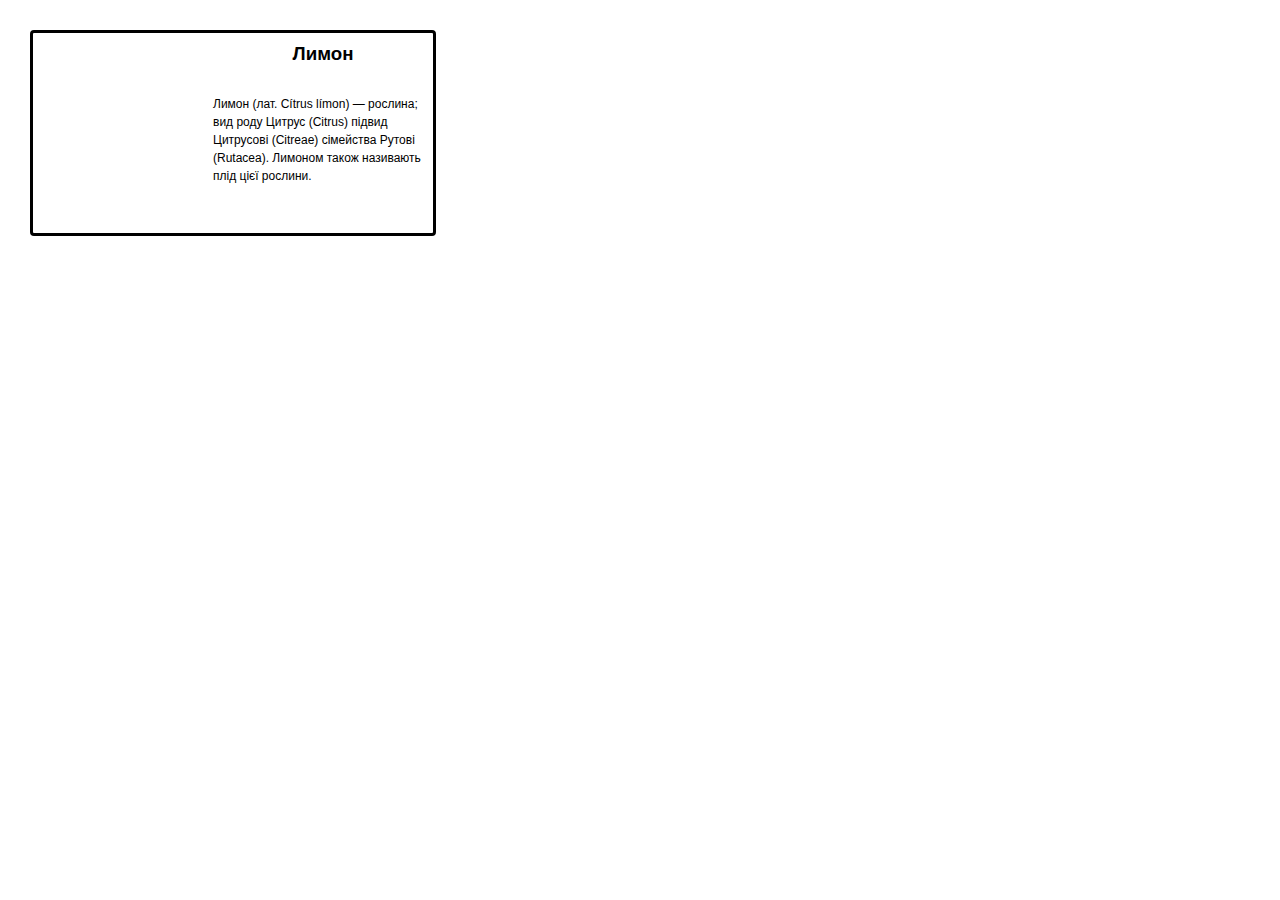
<file: lr1/task1/index.html>
<!DOCTYPE html>
<html lang="en">
<head>
    <meta charset="UTF-8">
    <title>Title</title>
    <link rel="stylesheet" href="style.css">
</head>
<body>
    <div class="myblock">
        <div class="lemon"></div>
        <div class="about-lemon">
            <h3>Лимон</h3>
            <p>Лимон (лат. Cítrus límon) — рослина; вид роду Цитрус (Citrus) підвид Цитрусові (Citreae) сімейства Рутові (Rutacea). Лимоном також називають плід цієї рослини.</p>
        </div>
    </div>
</body>
</html>
</file>
<file: lr4/task3/index.html>
<!DOCTYPE html>
<html lang="en">
    <head>
        <title>Task 3</title>
        <meta charset="UTF-8">
        <link type="text/css" rel="stylesheet" href="css/style.css">
    </head>
    <body>
        <h1>Title</h1>
    </body>
</html>
</file>
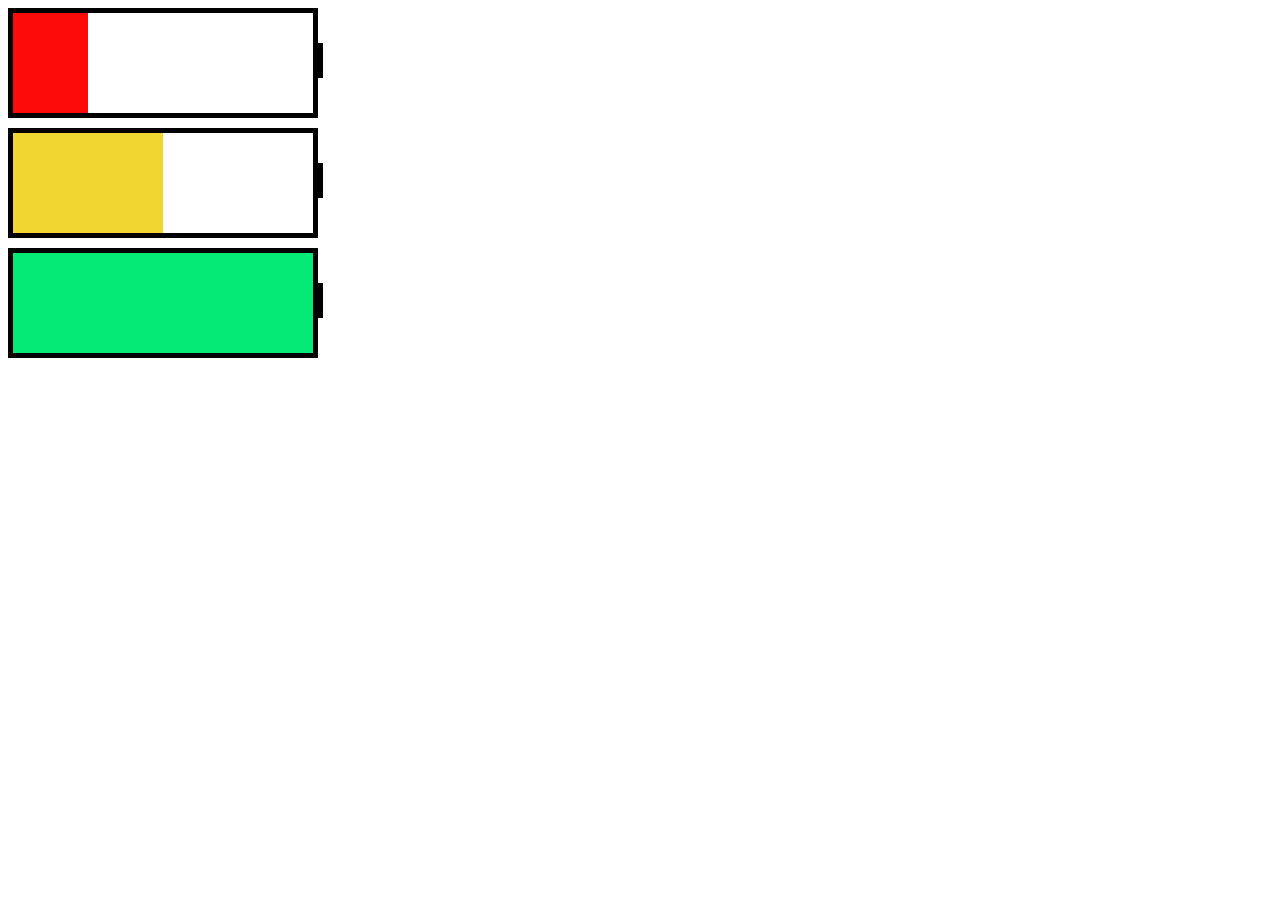
<file: lr4/task4/index.html>
<!DOCTYPE html>
<html lang="en">
    <head>
        <title>Task 4</title>
        <meta charset="UTF-8">
        <link type="text/css" rel="stylesheet" href="css/style.css">
    </head>
    <body>
        <div class="battery" data-level="25"></div>
        <div class="battery" data-level="50"></div>
        <div class="battery" data-level="100"></div>
    </body>
</html>
</file>
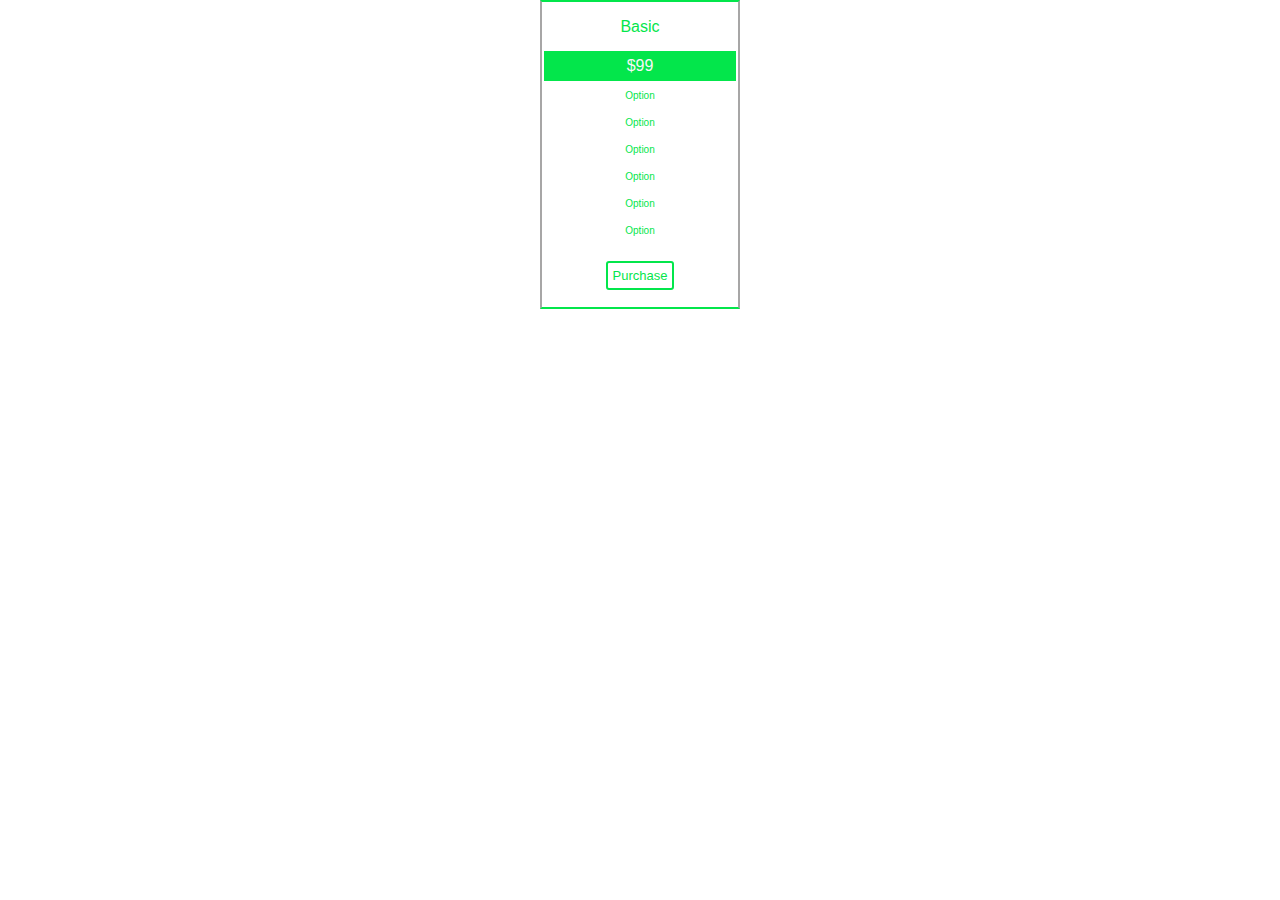
<file: lr5/task0/index.html>
<!DOCTYPE html>
<html lang="en">
<head>
    <meta charset="UTF-8">
    <meta http-equiv="X-UA-Compatible" content="IE=edge">
    <meta name="viewport" content="width=device-width, initial-scale=1.0">
    <link rel="stylesheet" href="css/style.css">
    <title>Task0</title>
</head>
<table>
    <tr class="basic"><td >Basic</td></tr>
    <tr class="price"><td>$99</td></tr>
    <tr class="opt"><td>Option</td></tr>
    <tr class="opt"><td>Option</td></tr>
    <tr class="opt"><td>Option</td></tr>
    <tr class="opt"><td>Option</td></tr>
    <tr class="opt"><td>Option</td></tr>
    <tr class="opt"><td>Option</td></tr>
    <tr class="chase"><td><span class="pur">Purchase<span></span></td></tr>
</table>
</body>
</html>
</file>
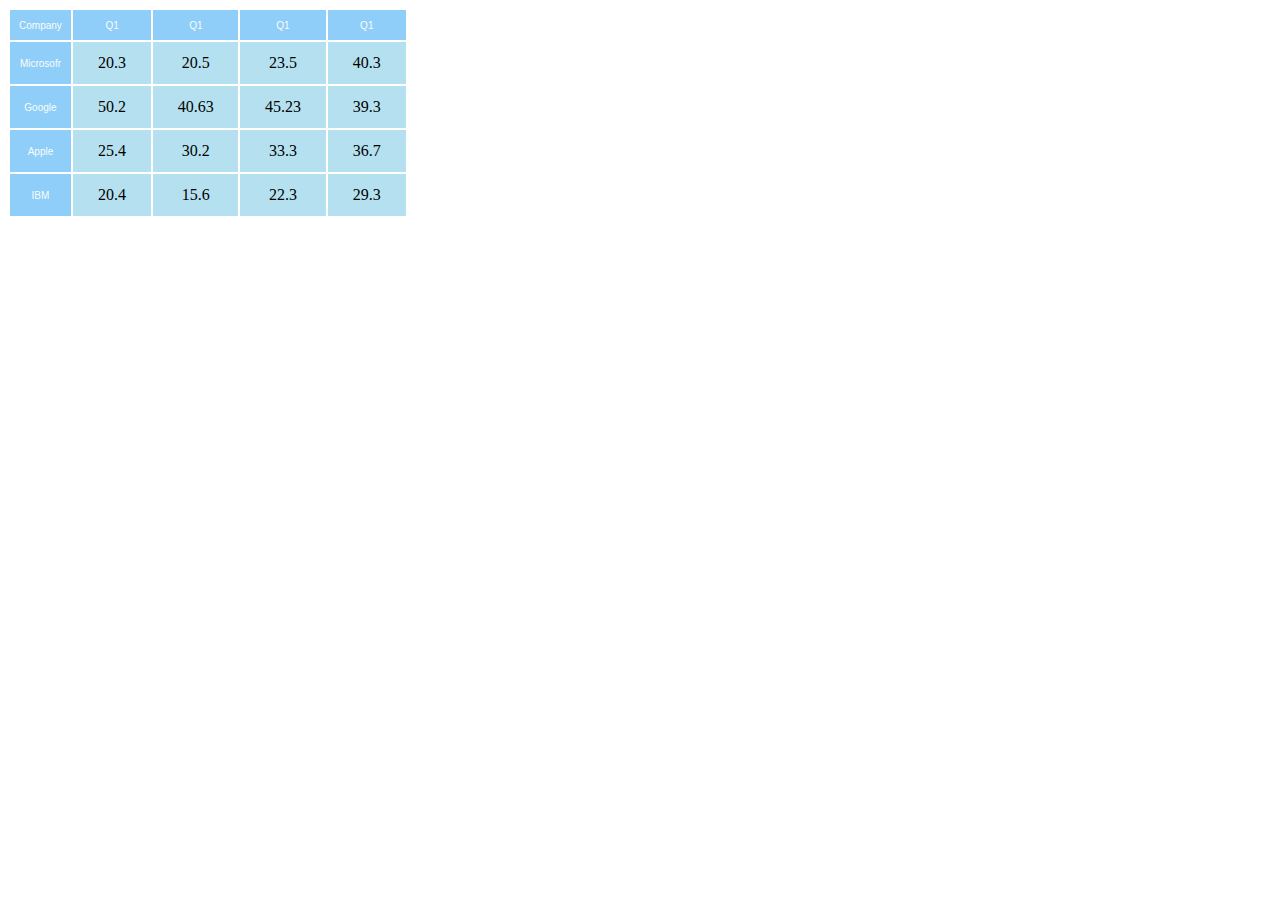
<file: lr5/task1/index.html>
<!DOCTYPE html>
<html lang="en">
<head>
    <meta charset="UTF-8">
    <meta http-equiv="X-UA-Compatible" content="IE=edge">
    <meta name="viewport" content="width=device-width, initial-scale=1.0">
    <link rel="stylesheet" href="css/style.css">
    <title>task1</title>
</head>
<body>
    <Table>
        <tr class="imp">
        <td>Company</td>
        <td>Q1</td>
        <td>Q1</td>
        <td>Q1</td>
        <td>Q1</td>
        </tr>
        <tr>
        <td class="imp">Microsofr</td>
        <td class="pler">20.3</td>
        <td class="pler">20.5</td>
        <td class="pler">23.5</td>
        <td class="pler">40.3</td>
        </tr>
        <tr>
        <td class="imp">Google</td>
        <td class="pler">50.2</td>
        <td class="pler">40.63</td>
        <td class="pler">45.23</td>
        <td class="pler">39.3</td>
        </tr>
        <tr>
        <td class="imp">Apple</td>
        <td class="pler">25.4</td>
        <td class="pler">30.2</td>
        <td class="pler">33.3</td>
        <td class="pler">36.7</td>
        </tr>
        <tr>
        <td class="imp">IBM</td>
        <td class="pler">20.4</td>
        <td class="pler">15.6</td>
        <td class="pler">22.3</td>
        <td class="pler">29.3</td>
        </tr>
    </Table>
</body>
</html>
</file>
<file: styles/styles.css>
body{font-family: 'Montserrat', sans-serif;
    background-color: #F5F7FA ;}

/* main styles */
.menu-main {
    list-style: none;
    margin: 40px 0 5px;
    padding: 25px 0 5px;
    text-align: center;
    background:#FFFFFF;
  }
  .menu-main li {display: inline-block;}
  .menu-main li:after {
    content: "|";
    color: #000000;
    display: inline-block;
    vertical-align:top;
  }
  .menu-main li:last-child:after {content: none;}
  .menu-main a {
    text-decoration: none;
    font-family: 'Ubuntu Condensed', sans-serif;
    letter-spacing: 2px;
    position: relative;
    padding-bottom: 20px;
    margin: 0 34px 0 30px;
    font-size: 17px;
    text-transform: uppercase;
    display: inline-block;
    transition: color .2s;
  }
  .menu-main a, .menu-main a:visited {color: #000000;}
  .menu-main a.current, .menu-main a:hover{color:#391e2d;}
  .menu-main a:before,
  .menu-main a:after {
    content: "";
    position: absolute;
    height: 4px;
    top: auto;
    right: 50%;
    bottom: -5px;
    left: 50%;
    background: #391e2d;
    transition: .8s;
  }
  .menu-main a:hover:before, .menu-main .current:before {left: 0;}
  .menu-main a:hover:after, .menu-main .current:after {right: 0;}   
  @media (max-width: 550px) {
  .menu-main {padding-top: 0;}
  .menu-main li {display: block;}
  .menu-main li:after {content: none;}
  .menu-main a {
    padding: 25px 0 20px; 
    margin: 0 30px;
  }
  }
.main{
    display: flex;
    flex-direction: row-reverse;
    width: 1200px;
    margin: 0 auto;
}

.main-content{
    background-color: rgb(255, 255, 255);
    box-shadow: 6px 6px 20px rgba(0, 0, 0, 0.1);
    padding: 15px 90px;
}


/* about styles */
.about{
 margin-bottom: 40px;
}

.about-position{
    font-style: normal;
    font-weight: 700;
    font-size: 14px;
    line-height: 17px;
    color: #000000;
    margin-bottom: 20px;
}

.about-name{
    font-style: normal;
    font-weight: 700;
    font-size: 45px;
    line-height: 55px;    
    color: #000000;
    margin-bottom: 25px;
}
.about-discription{
    font-style: normal;
    font-weight: 400;
    font-size: 14px;
    line-height: 24px;
    color: #595959;
    width: 400px;
}


/* project styles */
.projects{
  margin-bottom: 50px;
}

.title{
    font-style: normal;
    font-weight: 700;
    font-size: 22px;
    line-height: 27px;
    color: #000000;
    margin-bottom: 10px;
}

.project-list{
    padding: 0px;
    margin-left: 15px;
}

.project-item{
    font-style: normal;
font-weight: 700;
font-size: 14px;
line-height: 24px;
color: #000000;
}

.project , .project-link{
    font-style: normal;
    font-weight: 400;
    font-size: 14px;
    line-height: 24px;
    color: #595959;
}

.project-link{
    margin-left: 10px;
}

.brk{
    font-style: normal;
font-weight: 700;
font-size: 14px;
line-height: 24px;
color: #000000;
}


/* work styles */
.work{


}

.work-position{
    font-style: normal;
    font-weight: 700;
    font-size: 16px;
    line-height: 20px;
    color: #000000;
    margin-bottom: 10px;
}

.organization{
    font-style: normal;
    font-weight: 700;
    font-size: 16px;
    line-height: 20px;
    color: #ff00e6;
}

.period{
    font-style: normal;
    font-weight: 400;
    font-size: 12px;
    line-height: 15px;
    color: #A8A8A8;
    margin-bottom: 10px;
}

.line{
    font-style: normal;
    font-weight: 400;
    font-size: 12px;
    line-height: 15px;
    color: #000000;
}

.work-list{
    padding: 0px;
    margin-left: 15px;
}

.work-list-item{
    font-style: normal;
    font-weight: 400;
    font-size: 14px;
    line-height: 24px;
    color: #595959;
}

/* educations styles */
.education{
   
}

.study{
    font-style: normal;
    font-weight: 700;
    font-size: 14px;
    line-height: 17px;
    color: #000000;
    margin-bottom: 10px;
}

/* sidebar styles */
.sidebar{
    background-color: #391e2d;
    /* padding-top: ; */
    width: auto;
}

.photo{ 
    width: 370px;
    margin-bottom: 50px ;
}

.contacts,
.tech-skills,
.soft-skills{
    margin-left: 40px;
}

.contacts{
    margin-bottom: 50px;
}

.tech-skills{
    margin-bottom: 45px;
}

.sidebar-title{
    color: #FFFFFF;
    font-style: normal;
    font-weight: 700;
    font-size: 22px;
    line-height: 27px;
    margin-bottom: 10px;
}

.contact-type{
    margin-right: 10px;
    font-style: normal;
    font-weight: 700;
    font-size: 14px;
    line-height: 24px;
    color: #FFFFFF;
}

.contact-link{
    font-style: normal;
    font-weight: 400;
    font-size: 14px;
    line-height: 24px;
    color: #ffffff;
}

.tech-skills-list{
    color: #FFFFFF;
    padding: 0px;
    margin-left: 20px;
}

.soft-skills-list{
    color: #FFFFFF;
    padding: 0px;
    margin-left: 20px;
}

.tech-skills-item{
    color: #fb3aae;
}

.tech-skills-text{
    color: #FFFFFF;
    font-style: normal;
    font-weight: 400;
    font-size: 14px;
    line-height: 24px;;
}

.soft-skills-item{
    color: #fb3aae;
}

.soft-skills-text{
    color: #FFFFFF;
    font-style: normal;
    font-weight: 400;
    font-size: 14px;
    line-height: 24px;
}
</file>
<file: lr7/css/style.css>
.container{
    display: flex;
    flex-direction: column;
    align-items: center;
    margin-top: 50px;
    font-family: system-ui, -apple-system, BlinkMacSystemFont, 'Segoe UI', Roboto, Oxygen, Ubuntu, Cantarell, 'Open Sans', 'Helvetica Neue', sans-serif;
}
.title{
    font-size: 30px;
    margin-bottom: 100px;
}
.main{
    display: flex;
    position: relative;
}
.arrow{
    position: absolute;
    display: flex;
    align-items: center;
    justify-content: center;
    border-radius: 50%;
    border: 2px solid rgb(211, 211, 211);
    color: rgb(211, 211, 211);
    background: white;
    top: 83px;
    width: 33px;
    height: 33px;
    z-index: 1;
}
.arrow__left{
    left: -17px;
}
.arrow__right{
    right: -17px;
}
.card{
    position: relative;
    display: flex;
    flex-direction: column;
    align-items: center;
    width: 300px;
    height: 500px;
    border: 1px solid rgb(211, 211, 211);
}
.line{
    text-decoration: line-through;
    font-size: 14px;
}
.grn{
    font-size: 16px;
}
.new::after{
    content: 'НОВИНКА';
    position: absolute;
    width: 80px;
    height: 80px;
    border-radius: 50px;
    top: -45px;
    right: 10px;
    font-size: 14px;
    border: white solid 4px;
    background: rgb(153, 198, 127);
    color: white;
    display: flex;
    align-items: center;
    justify-content: center;
    text-align: center;
}
.hit::after{
    content: 'ХІТ ПРОДАЖІВ';
    position: absolute;
    width: 80px;
    height: 80px;
    border-radius: 50px;
    top: -45px;
    right: 10px;
    font-size: 14px;
    border: white solid 4px;
    background: rgb(0, 157, 225);
    color: white;
    display: flex;
    align-items: center;
    justify-content: center;
    text-align: center;
}
.card__category{
    color: gray;
    border-bottom: 1px solid rgb(211, 211, 211);
    text-align: center;
    align-self: normal;
    padding: 40px 40px;
    margin: 0 20px 30px 20px;
    font-size: 20px;
}
.card__img{
    padding-top: 30px;
    display: flex;
    align-items: center;
    justify-content: center;
    height: 170px;
}
img{
    width: 70%;
}
.card__name{
    color:  rgb(0, 157, 225);
    font-size: 20px;
    margin: 30px 0;
}
.card__price{
    font-size: 20px;
    margin-bottom: 20px;
    font-weight: bolder;
}
.card__tocart{
    font-size: 16px;
    background: rgb(240, 229, 36);
    width: 150px;
    height: 50px;
    font-weight: bold;
    color: black;
    display: flex;
    align-items: center;
    justify-content: center;
    text-align: center;
}
.new>.card__price{
    opacity: 0;
}
.new>.card__tocart{
    background: rgb(204, 51, 153);
    color: white;
}
</file>
<file: practice/css/style.css>
html {
  -ms-text-size-adjust: 100%;
  -webkit-text-size-adjust: 100%;
  font-family: sans-serif;
}

body {
  margin: 0;
}

article,
aside,
details,
figcaption,
figure,
footer,
header,
hgroup,
main,
menu,
nav,
section,
summary {
  display: block;
}

audio,
canvas,
progress,
video {
  vertical-align: baseline;
  display: inline-block;
}

audio:not([controls]) {
  height: 0;
  display: none;
}

[hidden],
template {
  display: none;
}

a {
  background-color: rgba(0, 0, 0, 0);
}

a:active,
a:hover {
  outline: 0;
}

abbr[title] {
  border-bottom: 1px dotted;
}

b,
strong {
  font-weight: bold;
}

dfn {
  font-style: italic;
}

h1 {
  margin: 0.67em 0;
  font-size: 2em;
}

mark {
  color: #000;
  background: #ff0;
}

small {
  font-size: 80%;
}

sub,
sup {
  vertical-align: baseline;
  font-size: 75%;
  line-height: 0;
  position: relative;
}

sup {
  top: -0.5em;
}

sub {
  bottom: -0.25em;
}

img {
  border: 0;
}

svg:not(:root) {
  overflow: hidden;
}

figure {
  margin: 1em 40px;
}

hr {
  box-sizing: content-box;
  height: 0;
}

pre {
  overflow: auto;
}

code,
kbd,
pre,
samp {
  font-family: monospace;
  font-size: 1em;
}

button,
input,
optgroup,
select,
textarea {
  color: inherit;
  font: inherit;
  margin: 0;
}

button {
  overflow: visible;
}

button,
select {
  text-transform: none;
}

button,
html input[type='button'],
input[type='reset'] {
  -webkit-appearance: button;
  cursor: pointer;
}

button[disabled],
html input[disabled] {
  cursor: default;
}

button::-moz-focus-inner,
input::-moz-focus-inner {
  border: 0;
  padding: 0;
}

input {
  line-height: normal;
}

input[type='checkbox'],
input[type='radio'] {
  box-sizing: border-box;
  padding: 0;
}

input[type='number']::-webkit-inner-spin-button,
input[type='number']::-webkit-outer-spin-button {
  height: auto;
}

input[type='search'] {
  -webkit-appearance: none;
}

input[type='search']::-webkit-search-cancel-button,
input[type='search']::-webkit-search-decoration {
  -webkit-appearance: none;
}

fieldset {
  border: 1px solid silver;
  margin: 0 2px;
  padding: 0.35em 0.625em 0.75em;
}

legend {
  border: 0;
  padding: 0;
}

textarea {
  overflow: auto;
}

optgroup {
  font-weight: bold;
}

table {
  border-collapse: collapse;
  border-spacing: 0;
}

td,
th {
  padding: 0;
}

@font-face {
  font-family: webflow-icons;
  src: url('[data-uri]')
    format('truetype');
  font-weight: normal;
  font-style: normal;
}

* {
  box-sizing: border-box;
}

html {
  height: 100%;
}

body {
  min-height: 100%;
  color: #333;
  background-color: #fff;
  margin: 0;
  font-family: Arial, sans-serif;
  font-size: 14px;
  line-height: 20px;
}

img {
  max-width: 100%;
  vertical-align: middle;
  display: inline-block;
}

html.w-mod-touch * {
  background-attachment: scroll !important;
}

.w-block {
  display: block;
}

.w-inline-block {
  max-width: 100%;
  display: inline-block;
}

.w-clearfix:before,
.w-clearfix:after {
  content: ' ';
  grid-area: 1 / 1 / 2 / 2;
  display: table;
}

.w-clearfix:after {
  clear: both;
}

.w-hidden {
  display: none;
}

.w-button {
  color: #fff;
  line-height: inherit;
  cursor: pointer;
  background-color: #3898ec;
  border: 0;
  border-radius: 0;
  padding: 9px 15px;
  text-decoration: none;
  display: inline-block;
}

input.w-button {
  -webkit-appearance: button;
}

html[data-w-dynpage] [data-w-cloak] {
  color: rgba(0, 0, 0, 0) !important;
}

.w-webflow-badge,
.w-webflow-badge * {
  z-index: auto;
  visibility: visible;
  box-sizing: border-box;
  width: auto;
  height: auto;
  max-height: none;
  max-width: none;
  min-height: 0;
  min-width: 0;
  float: none;
  clear: none;
  box-shadow: none;
  opacity: 1;
  direction: ltr;
  font-family: inherit;
  font-weight: inherit;
  color: inherit;
  font-size: inherit;
  line-height: inherit;
  font-style: inherit;
  font-variant: inherit;
  text-align: inherit;
  letter-spacing: inherit;
  -webkit-text-decoration: inherit;
  text-decoration: inherit;
  text-indent: 0;
  text-transform: inherit;
  text-shadow: none;
  font-smoothing: auto;
  vertical-align: baseline;
  cursor: inherit;
  white-space: inherit;
  word-break: normal;
  word-spacing: normal;
  word-wrap: normal;
  background: none;
  border: 0 rgba(0, 0, 0, 0);
  border-radius: 0;
  margin: 0;
  padding: 0;
  list-style-type: disc;
  transition: none;
  display: block;
  position: static;
  top: auto;
  bottom: auto;
  left: auto;
  right: auto;
  overflow: visible;
  transform: none;
}

.w-webflow-badge {
  white-space: nowrap;
  cursor: pointer;
  box-shadow: 0 0 0 1px rgba(0, 0, 0, 0.1), 0 1px 3px rgba(0, 0, 0, 0.1);
  visibility: visible !important;
  z-index: 2147483647 !important;
  color: #aaadb0 !important;
  opacity: 1 !important;
  width: auto !important;
  height: auto !important;
  background-color: #fff !important;
  border-radius: 3px !important;
  margin: 0 !important;
  padding: 6px 8px 6px 6px !important;
  font-size: 12px !important;
  line-height: 14px !important;
  text-decoration: none !important;
  display: inline-block !important;
  position: fixed !important;
  top: auto !important;
  bottom: 12px !important;
  left: auto !important;
  right: 12px !important;
  overflow: visible !important;
  transform: none !important;
}

.w-webflow-badge > img {
  visibility: visible !important;
  opacity: 1 !important;
  vertical-align: middle !important;
  display: inline-block !important;
}

h1,
h2,
h3,
h4,
h5,
h6 {
  margin-bottom: 10px;
  font-weight: bold;
}

h1 {
  margin-top: 20px;
  font-size: 38px;
  line-height: 44px;
}

h2 {
  margin-top: 20px;
  font-size: 32px;
  line-height: 36px;
}

h3 {
  margin-top: 20px;
  font-size: 24px;
  line-height: 30px;
}

h4 {
  margin-top: 10px;
  font-size: 18px;
  line-height: 24px;
}

h5 {
  margin-top: 10px;
  font-size: 14px;
  line-height: 20px;
}

h6 {
  margin-top: 10px;
  font-size: 12px;
  line-height: 18px;
}

p {
  margin-top: 0;
  margin-bottom: 10px;
}

blockquote {
  border-left: 5px solid #e2e2e2;
  margin: 0 0 10px;
  padding: 10px 20px;
  font-size: 18px;
  line-height: 22px;
}

figure {
  margin: 0 0 10px;
}

figcaption {
  text-align: center;
  margin-top: 5px;
}

ul,
ol {
  margin-top: 0;
  margin-bottom: 10px;
  padding-left: 40px;
}

body {
  -webkit-font-smoothing: antialiased;
  -moz-osx-font-smoothing: grayscale;
  font-smoothing: antialiased;
  text-rendering: optimizeLegibility;
}

*[tabindex]:focus-visible,
input[type='file']:focus-visible {
  outline: 0.125rem solid #4d65ff;
  outline-offset: 0.125rem;
}

.w-richtext > :not(div):first-child,
.w-richtext > div:first-child > :first-child {
  margin-top: 0 !important;
}

.w-richtext > :last-child,
.w-richtext ol li:last-child,
.w-richtext ul li:last-child {
  margin-bottom: 0 !important;
}

.pointer-events-off {
  pointer-events: none;
}

.pointer-events-on {
  pointer-events: auto;
}

.div-square::after {
  content: '';
  display: block;
  padding-bottom: 100%;
}

.container-medium,
.container-small,
.container-large {
  margin-right: auto !important;
  margin-left: auto !important;
}

a,
.w-input,
.w-select,
.w-tab-link,
.w-nav-link,
.w-dropdown-btn,
.w-dropdown-toggle,
.w-dropdown-link {
  color: inherit;
  text-decoration: inherit;
  font-size: inherit;
}

.text-style-3lines {
  display: -webkit-box;
  overflow: hidden;
  -webkit-line-clamp: 3;
  -webkit-box-orient: vertical;
}

.text-style-2lines {
  display: -webkit-box;
  overflow: hidden;
  -webkit-line-clamp: 2;
  -webkit-box-orient: vertical;
}

.display-inlineflex {
  display: inline-flex;
}

@font-face {
  font-weight: 400;
  font-style: normal;
  font-family: circular;

  src: url('chrome-extension://liecbddmkiiihnedobmlmillhodjkdmb/fonts/CircularXXWeb-Book.woff2')
    format('woff2');
}

@font-face {
  font-weight: 700;
  font-style: normal;
  font-family: circular;

  src: url('chrome-extension://liecbddmkiiihnedobmlmillhodjkdmb/fonts/CircularXXWeb-Bold.woff2')
    format('woff2');
}

.hide {
  display: none !important;
}

@media screen and (max-width: 991px) {
  .hide,
  .hide-tablet {
    display: none !important;
  }
}
@media screen and (max-width: 767px) {
  .hide-mobile-landscape {
    display: none !important;
  }
}
@media screen and (max-width: 479px) {
  .hide-mobile {
    display: none !important;
  }
}

.testimonials_content-left {
  position: relative;
}

.margin-0 {
  margin: 0rem !important;
}

.padding-0 {
  padding: 0rem !important;
}

.spacing-clean {
  padding: 0rem !important;
  margin: 0rem !important;
}

.margin-top {
  margin-right: 0rem !important;
  margin-bottom: 0rem !important;
  margin-left: 0rem !important;
}

.padding-top {
  padding-right: 0rem !important;
  padding-bottom: 0rem !important;
  padding-left: 0rem !important;
}

.margin-right {
  margin-top: 0rem !important;
  margin-bottom: 0rem !important;
  margin-left: 0rem !important;
}

.padding-right {
  padding-top: 0rem !important;
  padding-bottom: 0rem !important;
  padding-left: 0rem !important;
}

.margin-bottom {
  margin-top: 0rem !important;
  margin-right: 0rem !important;
  margin-left: 0rem !important;
}

.padding-bottom {
  padding-top: 0rem !important;
  padding-right: 0rem !important;
  padding-left: 0rem !important;
}

.margin-left {
  margin-top: 0rem !important;
  margin-right: 0rem !important;
  margin-bottom: 0rem !important;
}

.padding-left {
  padding-top: 0rem !important;
  padding-right: 0rem !important;
  padding-bottom: 0rem !important;
}

.margin-horizontal {
  margin-top: 0rem !important;
  margin-bottom: 0rem !important;
}

.padding-horizontal {
  padding-top: 0rem !important;
  padding-bottom: 0rem !important;
}

.margin-vertical {
  margin-right: 0rem !important;
  margin-left: 0rem !important;
}

.padding-vertical {
  padding-right: 0rem !important;
  padding-left: 0rem !important;
}

.w-list-unstyled {
  padding-left: 0;
  list-style: none;
}

.w-embed:before,
.w-embed:after {
  content: ' ';
  grid-area: 1 / 1 / 2 / 2;
  display: table;
}

.w-embed:after {
  clear: both;
}

.w-video {
  width: 100%;
  padding: 0;
  position: relative;
}

.w-video iframe,
.w-video object,
.w-video embed {
  width: 100%;
  height: 100%;
  border: none;
  position: absolute;
  top: 0;
  left: 0;
}

fieldset {
  border: 0;
  margin: 0;
  padding: 0;
}

button,
[type='button'],
[type='reset'] {
  cursor: pointer;
  -webkit-appearance: button;
  border: 0;
}

.w-form {
  margin: 0 0 15px;
}

.w-form-done {
  text-align: center;
  background-color: #ddd;
  padding: 20px;
  display: none;
}

.w-form-fail {
  background-color: #ffdede;
  margin-top: 10px;
  padding: 10px;
  display: none;
}

label {
  margin-bottom: 5px;
  font-weight: bold;
  display: block;
}

.w-input,
.w-select {
  width: 100%;
  height: 38px;
  color: #333;
  vertical-align: middle;
  background-color: #fff;
  border: 1px solid #ccc;
  margin-bottom: 10px;
  padding: 8px 12px;
  font-size: 14px;
  line-height: 1.42857;
  display: block;
}

.w-input:-moz-placeholder,
.w-select:-moz-placeholder {
  color: #999;
}

.w-input::-moz-placeholder,
.w-select::-moz-placeholder {
  color: #999;
  opacity: 1;
}

.w-input:-ms-input-placeholder,
.w-select:-ms-input-placeholder {
  color: #999;
}

.w-input::-webkit-input-placeholder,
.w-select::-webkit-input-placeholder {
  color: #999;
}

.w-input:focus,
.w-select:focus {
  border-color: #3898ec;
  outline: 0;
}

.w-input[disabled],
.w-select[disabled],
.w-input[readonly],
.w-select[readonly],
fieldset[disabled] .w-input,
fieldset[disabled] .w-select {
  cursor: not-allowed;
}

.w-input[disabled]:not(.w-input-disabled),
.w-select[disabled]:not(.w-input-disabled),
.w-input[readonly],
.w-select[readonly],
fieldset[disabled]:not(.w-input-disabled) .w-input,
fieldset[disabled]:not(.w-input-disabled) .w-select {
  background-color: #eee;
}

textarea.w-input,
textarea.w-select {
  height: auto;
}

.w-select {
  background-color: #f3f3f3;
}

.w-select[multiple] {
  height: auto;
}

.w-form-label {
  cursor: pointer;
  margin-bottom: 0;
  font-weight: normal;
  display: inline-block;
}

.w-radio {
  margin-bottom: 5px;
  padding-left: 20px;
  display: block;
}

.w-radio:before,
.w-radio:after {
  content: ' ';
  grid-area: 1 / 1 / 2 / 2;
  display: table;
}

.w-radio:after {
  clear: both;
}

.w-radio-input {
  margin: 4px 0 0;
  margin-top: 1px \9;
  float: left;
  margin-top: 3px;
  margin-left: -20px;
  line-height: normal;
}

.w-file-upload {
  margin-bottom: 10px;
  display: block;
}

.w-file-upload-input {
  width: 0.1px;
  height: 0.1px;
  opacity: 0;
  z-index: -100;
  position: absolute;
  overflow: hidden;
}

.w-file-upload-default,
.w-file-upload-uploading,
.w-file-upload-success {
  color: #333;
  display: inline-block;
}

.w-file-upload-error {
  margin-top: 10px;
  display: block;
}

.w-file-upload-default.w-hidden,
.w-file-upload-uploading.w-hidden,
.w-file-upload-error.w-hidden,
.w-file-upload-success.w-hidden {
  display: none;
}

.w-file-upload-uploading-btn {
  cursor: pointer;
  background-color: #fafafa;
  border: 1px solid #ccc;
  margin: 0;
  padding: 8px 12px;
  font-size: 14px;
  font-weight: normal;
  display: flex;
}

.w-file-upload-file {
  background-color: #fafafa;
  border: 1px solid #ccc;
  flex-grow: 1;
  justify-content: space-between;
  margin: 0;
  padding: 8px 9px 8px 11px;
  display: flex;
}

.w-file-upload-file-name {
  font-size: 14px;
  font-weight: normal;
  display: block;
}

.w-file-remove-link {
  width: auto;
  height: auto;
  cursor: pointer;
  margin-top: 3px;
  margin-left: 10px;
  padding: 3px;
  display: block;
}

.w-icon-file-upload-remove {
  margin: auto;
  font-size: 10px;
}

.w-file-upload-error-msg {
  color: #ea384c;
  padding: 2px 0;
  display: inline-block;
}

.w-file-upload-info {
  padding: 0 12px;
  line-height: 38px;
  display: inline-block;
}

.w-file-upload-label {
  cursor: pointer;
  background-color: #fafafa;
  border: 1px solid #ccc;
  margin: 0;
  padding: 8px 12px;
  font-size: 14px;
  font-weight: normal;
  display: inline-block;
}

.w-icon-file-upload-icon,
.w-icon-file-upload-uploading {
  width: 20px;
  margin-right: 8px;
  display: inline-block;
}

.w-icon-file-upload-uploading {
  height: 20px;
}

.w-container {
  max-width: 940px;
  margin-left: auto;
  margin-right: auto;
}

.w-container:before,
.w-container:after {
  content: ' ';
  grid-area: 1 / 1 / 2 / 2;
  display: table;
}

.w-container:after {
  clear: both;
}

.w-container .w-row {
  margin-left: -10px;
  margin-right: -10px;
}

.w-row:before,
.w-row:after {
  content: ' ';
  grid-area: 1 / 1 / 2 / 2;
  display: table;
}

.w-row:after {
  clear: both;
}

.w-row .w-row {
  margin-left: 0;
  margin-right: 0;
}

.w-col {
  float: left;
  width: 100%;
  min-height: 1px;
  padding-left: 10px;
  padding-right: 10px;
  position: relative;
}

.w-col .w-col {
  padding-left: 0;
  padding-right: 0;
}

.w-col-1 {
  width: 8.33333%;
}

.w-col-2 {
  width: 16.6667%;
}

.w-col-3 {
  width: 25%;
}

.w-col-4 {
  width: 33.3333%;
}

.w-col-5 {
  width: 41.6667%;
}

.w-col-6 {
  width: 50%;
}

.w-col-7 {
  width: 58.3333%;
}

.w-col-8 {
  width: 66.6667%;
}

.w-col-9 {
  width: 75%;
}

.w-col-10 {
  width: 83.3333%;
}

.w-col-11 {
  width: 91.6667%;
}

.w-col-12 {
  width: 100%;
}

.w-hidden-main {
  display: none !important;
}

@media screen and (max-width: 991px) {
  .w-container {
    max-width: 728px;
  }

  .w-hidden-main {
    display: inherit !important;
  }

  .w-hidden-medium {
    display: none !important;
  }

  .w-col-medium-1 {
    width: 8.33333%;
  }

  .w-col-medium-2 {
    width: 16.6667%;
  }

  .w-col-medium-3 {
    width: 25%;
  }

  .w-col-medium-4 {
    width: 33.3333%;
  }

  .w-col-medium-5 {
    width: 41.6667%;
  }

  .w-col-medium-6 {
    width: 50%;
  }

  .w-col-medium-7 {
    width: 58.3333%;
  }

  .w-col-medium-8 {
    width: 66.6667%;
  }

  .w-col-medium-9 {
    width: 75%;
  }

  .w-col-medium-10 {
    width: 83.3333%;
  }

  .w-col-medium-11 {
    width: 91.6667%;
  }

  .w-col-medium-12 {
    width: 100%;
  }

  .w-col-stack {
    width: 100%;
    left: auto;
    right: auto;
  }
}

@media screen and (max-width: 767px) {
  .w-hidden-main,
  .w-hidden-medium {
    display: inherit !important;
  }

  .w-hidden-small {
    display: none !important;
  }

  .w-row,
  .w-container .w-row {
    margin-left: 0;
    margin-right: 0;
  }

  .w-col {
    width: 100%;
    left: auto;
    right: auto;
  }

  .w-col-small-1 {
    width: 8.33333%;
  }

  .w-col-small-2 {
    width: 16.6667%;
  }

  .w-col-small-3 {
    width: 25%;
  }

  .w-col-small-4 {
    width: 33.3333%;
  }

  .w-col-small-5 {
    width: 41.6667%;
  }

  .w-col-small-6 {
    width: 50%;
  }

  .w-col-small-7 {
    width: 58.3333%;
  }

  .w-col-small-8 {
    width: 66.6667%;
  }

  .w-col-small-9 {
    width: 75%;
  }

  .w-col-small-10 {
    width: 83.3333%;
  }

  .w-col-small-11 {
    width: 91.6667%;
  }

  .w-col-small-12 {
    width: 100%;
  }
}

@media screen and (max-width: 479px) {
  .w-container {
    max-width: none;
  }

  .w-hidden-main,
  .w-hidden-medium,
  .w-hidden-small {
    display: inherit !important;
  }

  .w-hidden-tiny {
    display: none !important;
  }

  .w-col {
    width: 100%;
  }

  .w-col-tiny-1 {
    width: 8.33333%;
  }

  .w-col-tiny-2 {
    width: 16.6667%;
  }

  .w-col-tiny-3 {
    width: 25%;
  }

  .w-col-tiny-4 {
    width: 33.3333%;
  }

  .w-col-tiny-5 {
    width: 41.6667%;
  }

  .w-col-tiny-6 {
    width: 50%;
  }

  .w-col-tiny-7 {
    width: 58.3333%;
  }

  .w-col-tiny-8 {
    width: 66.6667%;
  }

  .w-col-tiny-9 {
    width: 75%;
  }

  .w-col-tiny-10 {
    width: 83.3333%;
  }

  .w-col-tiny-11 {
    width: 91.6667%;
  }

  .w-col-tiny-12 {
    width: 100%;
  }
}

.w-widget {
  position: relative;
}

.w-widget-map {
  width: 100%;
  height: 400px;
}

.w-widget-map label {
  width: auto;
  display: inline;
}

.w-widget-map img {
  max-width: inherit;
}

.w-widget-map .gm-style-iw {
  text-align: center;
}

.w-widget-map .gm-style-iw > button {
  display: none !important;
}

.w-widget-twitter {
  overflow: hidden;
}

.w-widget-twitter-count-shim {
  vertical-align: top;
  width: 28px;
  height: 20px;
  text-align: center;
  background: #fff;
  border: 1px solid #758696;
  border-radius: 3px;
  display: inline-block;
  position: relative;
}

.w-widget-twitter-count-shim * {
  pointer-events: none;
  -webkit-user-select: none;
  -ms-user-select: none;
  user-select: none;
}

.w-widget-twitter-count-shim .w-widget-twitter-count-inner {
  text-align: center;
  color: #999;
  font-family: serif;
  font-size: 15px;
  line-height: 12px;
  position: relative;
}

.w-widget-twitter-count-shim .w-widget-twitter-count-clear {
  display: block;
  position: relative;
}

.w-widget-twitter-count-shim.w--large {
  width: 36px;
  height: 28px;
}

.w-widget-twitter-count-shim.w--large .w-widget-twitter-count-inner {
  font-size: 18px;
  line-height: 18px;
}

.w-widget-twitter-count-shim:not(.w--vertical) {
  margin-left: 5px;
  margin-right: 8px;
}

.w-widget-twitter-count-shim:not(.w--vertical).w--large {
  margin-left: 6px;
}

.w-widget-twitter-count-shim:not(.w--vertical):before,
.w-widget-twitter-count-shim:not(.w--vertical):after {
  content: ' ';
  height: 0;
  width: 0;
  pointer-events: none;
  border: solid rgba(0, 0, 0, 0);
  position: absolute;
  top: 50%;
  left: 0;
}

.w-widget-twitter-count-shim:not(.w--vertical):before {
  border-width: 4px;
  border-color: rgba(117, 134, 150, 0) #5d6c7b rgba(117, 134, 150, 0) rgba(117, 134, 150, 0);
  margin-top: -4px;
  margin-left: -9px;
}

.w-widget-twitter-count-shim:not(.w--vertical).w--large:before {
  border-width: 5px;
  margin-top: -5px;
  margin-left: -10px;
}

.w-widget-twitter-count-shim:not(.w--vertical):after {
  border-width: 4px;
  border-color: rgba(255, 255, 255, 0) #fff rgba(255, 255, 255, 0) rgba(255, 255, 255, 0);
  margin-top: -4px;
  margin-left: -8px;
}

.w-widget-twitter-count-shim:not(.w--vertical).w--large:after {
  border-width: 5px;
  margin-top: -5px;
  margin-left: -9px;
}

.w-widget-twitter-count-shim.w--vertical {
  width: 61px;
  height: 33px;
  margin-bottom: 8px;
}

.w-widget-twitter-count-shim.w--vertical:before,
.w-widget-twitter-count-shim.w--vertical:after {
  content: ' ';
  height: 0;
  width: 0;
  pointer-events: none;
  border: solid rgba(0, 0, 0, 0);
  position: absolute;
  top: 100%;
  left: 50%;
}

.w-widget-twitter-count-shim.w--vertical:before {
  border-width: 5px;
  border-color: #5d6c7b rgba(117, 134, 150, 0) rgba(117, 134, 150, 0);
  margin-left: -5px;
}

.w-widget-twitter-count-shim.w--vertical:after {
  border-width: 4px;
  border-color: #fff rgba(255, 255, 255, 0) rgba(255, 255, 255, 0);
  margin-left: -4px;
}

.w-widget-twitter-count-shim.w--vertical .w-widget-twitter-count-inner {
  font-size: 18px;
  line-height: 22px;
}

.w-widget-twitter-count-shim.w--vertical.w--large {
  width: 76px;
}

.w-background-video {
  height: 500px;
  color: #fff;
  position: relative;
  overflow: hidden;
}

.w-background-video > video {
  width: 100%;
  height: 100%;
  object-fit: cover;
  z-index: -100;
  background-position: 50%;
  background-size: cover;
  margin: auto;
  position: absolute;
  top: -100%;
  bottom: -100%;
  left: -100%;
  right: -100%;
}

.w-background-video > video::-webkit-media-controls-start-playback-button {
  -webkit-appearance: none;
  display: none !important;
}

.w-background-video--control {
  background-color: rgba(0, 0, 0, 0);
  padding: 0;
  position: absolute;
  bottom: 1em;
  right: 1em;
}

.w-background-video--control > [hidden] {
  display: none !important;
}

.w-slider {
  height: 300px;
  text-align: center;
  clear: both;
  -webkit-tap-highlight-color: rgba(0, 0, 0, 0);
  tap-highlight-color: rgba(0, 0, 0, 0);
  background: #ddd;
  position: relative;
}

.w-slider-mask {
  z-index: 1;
  height: 100%;
  white-space: nowrap;
  display: block;
  position: relative;
  left: 0;
  right: 0;
  overflow: hidden;
}

.w-slide {
  vertical-align: top;
  width: 100%;
  height: 100%;
  white-space: normal;
  text-align: left;
  display: inline-block;
  position: relative;
}

.w-slider-nav {
  z-index: 2;
  height: 40px;
  text-align: center;
  -webkit-tap-highlight-color: rgba(0, 0, 0, 0);
  tap-highlight-color: rgba(0, 0, 0, 0);
  margin: auto;
  padding-top: 10px;
  position: absolute;
  top: auto;
  bottom: 0;
  left: 0;
  right: 0;
}

.w-slider-nav.w-round > div {
  border-radius: 100%;
}

.w-slider-nav.w-num > div {
  width: auto;
  height: auto;
  font-size: inherit;
  line-height: inherit;
  padding: 0.2em 0.5em;
}

.w-slider-nav.w-shadow > div {
  box-shadow: 0 0 3px rgba(51, 51, 51, 0.4);
}

.w-slider-nav-invert {
  color: #fff;
}

.w-slider-nav-invert > div {
  background-color: rgba(34, 34, 34, 0.4);
}

.w-slider-nav-invert > div.w-active {
  background-color: #222;
}

.w-slider-dot {
  width: 1em;
  height: 1em;
  cursor: pointer;
  background-color: rgba(255, 255, 255, 0.4);
  margin: 0 3px 0.5em;
  transition: background-color 0.1s, color 0.1s;
  display: inline-block;
  position: relative;
}

.w-slider-dot.w-active {
  background-color: #fff;
}

.w-slider-dot:focus {
  outline: none;
  box-shadow: 0 0 0 2px #fff;
}

.w-slider-dot:focus.w-active {
  box-shadow: none;
}

.w-slider-arrow-left,
.w-slider-arrow-right {
  width: 80px;
  cursor: pointer;
  color: #fff;
  -webkit-tap-highlight-color: rgba(0, 0, 0, 0);
  tap-highlight-color: rgba(0, 0, 0, 0);
  -webkit-user-select: none;
  -ms-user-select: none;
  user-select: none;
  margin: auto;
  font-size: 40px;
  position: absolute;
  top: 0;
  bottom: 0;
  left: 0;
  right: 0;
  overflow: hidden;
}

.w-slider-arrow-left [class^='w-icon-'],
.w-slider-arrow-right [class^='w-icon-'],
.w-slider-arrow-left [class*=' w-icon-'],
.w-slider-arrow-right [class*=' w-icon-'] {
  position: absolute;
}

.w-slider-arrow-left:focus,
.w-slider-arrow-right:focus {
  outline: 0;
}

.w-slider-arrow-left {
  z-index: 3;
  right: auto;
}

.w-slider-arrow-right {
  z-index: 4;
  left: auto;
}

.w-icon-slider-left,
.w-icon-slider-right {
  width: 1em;
  height: 1em;
  margin: auto;
  top: 0;
  bottom: 0;
  left: 0;
  right: 0;
}

.w-slider-aria-label {
  clip: rect(0 0 0 0);
  height: 1px;
  width: 1px;
  border: 0;
  margin: -1px;
  padding: 0;
  position: absolute;
  overflow: hidden;
}

.w-slider-force-show {
  display: block !important;
}

.w-dropdown {
  text-align: left;
  z-index: 900;
  margin-left: auto;
  margin-right: auto;
  display: inline-block;
  position: relative;
}

.w-dropdown-btn,
.w-dropdown-toggle,
.w-dropdown-link {
  vertical-align: top;
  color: #222;
  text-align: left;
  white-space: nowrap;
  margin-left: auto;
  margin-right: auto;
  padding: 20px;
  text-decoration: none;
  position: relative;
}

.w-dropdown-toggle {
  -webkit-user-select: none;
  -ms-user-select: none;
  user-select: none;
  cursor: pointer;
  padding-right: 40px;
  display: inline-block;
}

.w-dropdown-toggle:focus {
  outline: 0;
}

.w-icon-dropdown-toggle {
  width: 1em;
  height: 1em;
  margin: auto 20px auto auto;
  position: absolute;
  top: 0;
  bottom: 0;
  right: 0;
}

.w-dropdown-list {
  min-width: 100%;
  background: #ddd;
  display: none;
  position: absolute;
}

.w-dropdown-list.w--open {
  display: block;
}

.w-dropdown-link {
  color: #222;
  padding: 10px 20px;
  display: block;
}

.w-dropdown-link.w--current {
  color: #0082f3;
}

.w-dropdown-link:focus {
  outline: 0;
}

@media screen and (max-width: 767px) {
  .w-nav-brand {
    padding-left: 10px;
  }
}

.w-lightbox-backdrop {
  cursor: auto;
  letter-spacing: normal;
  text-indent: 0;
  text-shadow: none;
  text-transform: none;
  visibility: visible;
  white-space: normal;
  word-break: normal;
  word-spacing: normal;
  word-wrap: normal;
  color: #fff;
  text-align: center;
  z-index: 2000;
  opacity: 0;
  -webkit-user-select: none;
  -moz-user-select: none;
  -ms-user-select: none;
  -webkit-tap-highlight-color: transparent;
  background: rgba(0, 0, 0, 0.9);
  outline: 0;
  font-family: Helvetica Neue, Helvetica, Ubuntu, Segoe UI, Verdana, sans-serif;
  font-size: 17px;
  font-style: normal;
  font-weight: 300;
  line-height: 1.2;
  list-style: disc;
  position: fixed;
  top: 0;
  bottom: 0;
  left: 0;
  right: 0;
  -webkit-transform: translate(0);
}

.w-lightbox-backdrop,
.w-lightbox-container {
  height: 100%;
  -webkit-overflow-scrolling: touch;
  overflow: auto;
}

.w-lightbox-content {
  height: 100vh;
  position: relative;
  overflow: hidden;
}

.w-lightbox-view {
  width: 100vw;
  height: 100vh;
  opacity: 0;
  position: absolute;
}

.w-lightbox-view:before {
  content: '';
  height: 100vh;
}

.w-lightbox-group,
.w-lightbox-group .w-lightbox-view,
.w-lightbox-group .w-lightbox-view:before {
  height: 86vh;
}

.w-lightbox-frame,
.w-lightbox-view:before {
  vertical-align: middle;
  display: inline-block;
}

.w-lightbox-figure {
  margin: 0;
  position: relative;
}

.w-lightbox-group .w-lightbox-figure {
  cursor: pointer;
}

.w-lightbox-img {
  width: auto;
  height: auto;
  max-width: none;
}

.w-lightbox-image {
  float: none;
  max-width: 100vw;
  max-height: 100vh;
  display: block;
}

.w-lightbox-group .w-lightbox-image {
  max-height: 86vh;
}

.w-lightbox-caption {
  text-align: left;
  text-overflow: ellipsis;
  white-space: nowrap;
  background: rgba(0, 0, 0, 0.4);
  padding: 0.5em 1em;
  position: absolute;
  bottom: 0;
  left: 0;
  right: 0;
  overflow: hidden;
}

.w-lightbox-embed {
  width: 100%;
  height: 100%;
  position: absolute;
  top: 0;
  bottom: 0;
  left: 0;
  right: 0;
}

.w-lightbox-control {
  width: 4em;
  cursor: pointer;
  background-position: center;
  background-repeat: no-repeat;
  background-size: 24px;
  transition: all 0.3s;
  position: absolute;
  top: 0;
}

.w-lightbox-strip {
  white-space: nowrap;
  padding: 0 1vh;
  line-height: 0;
  position: absolute;
  bottom: 0;
  left: 0;
  right: 0;
  overflow-x: auto;
  overflow-y: hidden;
}

.w-lightbox-item {
  width: 10vh;
  box-sizing: content-box;
  cursor: pointer;
  padding: 2vh 1vh;
  display: inline-block;
  -webkit-transform: translate3d(0, 0, 0);
}

.w-lightbox-active {
  opacity: 0.3;
}

.w-lightbox-thumbnail {
  height: 10vh;
  background: #222;
  position: relative;
  overflow: hidden;
}

.w-lightbox-thumbnail-image {
  position: absolute;
  top: 0;
  left: 0;
}

.w-lightbox-thumbnail .w-lightbox-tall {
  width: 100%;
  top: 50%;
  transform: translate(0, -50%);
}

.w-lightbox-thumbnail .w-lightbox-wide {
  height: 100%;
  left: 50%;
  transform: translate(-50%);
}

.w-lightbox-spinner {
  box-sizing: border-box;
  width: 40px;
  height: 40px;
  border: 5px solid rgba(0, 0, 0, 0.4);
  border-radius: 50%;
  margin-top: -20px;
  margin-left: -20px;
  animation: 0.8s linear infinite spin;
  position: absolute;
  top: 50%;
  left: 50%;
}

.w-lightbox-spinner:after {
  content: '';
  border: 3px solid rgba(0, 0, 0, 0);
  border-bottom-color: #fff;
  border-radius: 50%;
  position: absolute;
  top: -4px;
  bottom: -4px;
  left: -4px;
  right: -4px;
}

.w-lightbox-hide {
  display: none;
}

.w-lightbox-noscroll {
  overflow: hidden;
}

@media (min-width: 768px) {
  .w-lightbox-content {
    height: 96vh;
    margin-top: 2vh;
  }

  .w-lightbox-view,
  .w-lightbox-view:before {
    height: 96vh;
  }

  .w-lightbox-group,
  .w-lightbox-group .w-lightbox-view,
  .w-lightbox-group .w-lightbox-view:before {
    height: 84vh;
  }

  .w-lightbox-image {
    max-width: 96vw;
    max-height: 96vh;
  }

  .w-lightbox-group .w-lightbox-image {
    max-width: 82.3vw;
    max-height: 84vh;
  }

  .w-lightbox-left,
  .w-lightbox-right {
    opacity: 0.5;
    display: block;
  }

  .w-lightbox-close {
    opacity: 0.8;
  }

  .w-lightbox-control:hover {
    opacity: 1;
  }
}

.w-lightbox-inactive,
.w-lightbox-inactive:hover {
  opacity: 0;
}

.w-richtext:before,
.w-richtext:after {
  content: ' ';
  grid-area: 1 / 1 / 2 / 2;
  display: table;
}

.w-richtext:after {
  clear: both;
}

.w-richtext[contenteditable='true']:before,
.w-richtext[contenteditable='true']:after {
  white-space: initial;
}

.w-richtext ol,
.w-richtext ul {
  overflow: hidden;
}

.w-richtext .w-richtext-figure-selected.w-richtext-figure-type-video div:after,
.w-richtext .w-richtext-figure-selected[data-rt-type='video'] div:after,
.w-richtext .w-richtext-figure-selected.w-richtext-figure-type-image div,
.w-richtext .w-richtext-figure-selected[data-rt-type='image'] div {
  outline: 2px solid #2895f7;
}

.w-richtext figure.w-richtext-figure-type-video > div:after,
.w-richtext figure[data-rt-type='video'] > div:after {
  content: '';
  display: none;
  position: absolute;
  top: 0;
  bottom: 0;
  left: 0;
  right: 0;
}

.w-richtext figure {
  max-width: 60%;
  position: relative;
}

.w-richtext figure > div:before {
  cursor: default !important;
}

.w-richtext figure img {
  width: 100%;
}

.w-richtext figure figcaption.w-richtext-figcaption-placeholder {
  opacity: 0.6;
}

.w-richtext figure div {
  color: rgba(0, 0, 0, 0);
  font-size: 0;
}

.w-richtext figure.w-richtext-figure-type-image,
.w-richtext figure[data-rt-type='image'] {
  display: table;
}

.w-richtext figure.w-richtext-figure-type-image > div,
.w-richtext figure[data-rt-type='image'] > div {
  display: inline-block;
}

.w-richtext figure.w-richtext-figure-type-image > figcaption,
.w-richtext figure[data-rt-type='image'] > figcaption {
  caption-side: bottom;
  display: table-caption;
}

.w-richtext figure.w-richtext-figure-type-video,
.w-richtext figure[data-rt-type='video'] {
  width: 60%;
  height: 0;
}

.w-richtext figure.w-richtext-figure-type-video iframe,
.w-richtext figure[data-rt-type='video'] iframe {
  width: 100%;
  height: 100%;
  position: absolute;
  top: 0;
  left: 0;
}

.w-richtext figure.w-richtext-figure-type-video > div,
.w-richtext figure[data-rt-type='video'] > div {
  width: 100%;
}

.w-richtext figure.w-richtext-align-center {
  clear: both;
  margin-left: auto;
  margin-right: auto;
}

.w-richtext figure.w-richtext-align-center.w-richtext-figure-type-image > div,
.w-richtext figure.w-richtext-align-center[data-rt-type='image'] > div {
  max-width: 100%;
}

.w-richtext figure.w-richtext-align-normal {
  clear: both;
}

.w-richtext figure.w-richtext-align-fullwidth {
  width: 100%;
  max-width: 100%;
  text-align: center;
  clear: both;
  margin-left: auto;
  margin-right: auto;
  display: block;
}

.w-richtext figure.w-richtext-align-fullwidth > div {
  padding-bottom: inherit;
  display: inline-block;
}

.w-richtext figure.w-richtext-align-fullwidth > figcaption {
  display: block;
}

.w-richtext figure.w-richtext-align-floatleft {
  float: left;
  clear: none;
  margin-right: 15px;
}

.w-richtext figure.w-richtext-align-floatright {
  float: right;
  clear: none;
  margin-left: 15px;
}

.w-nav {
  z-index: 1000;
  background: #ddd;
  position: relative;
}

.w-nav:before,
.w-nav:after {
  content: ' ';
  grid-area: 1 / 1 / 2 / 2;
  display: table;
}

.w-nav:after {
  clear: both;
}

.w-nav-brand {
  float: left;
  color: #333;
  text-decoration: none;
  position: relative;
}

.w-nav-link {
  vertical-align: top;
  color: #222;
  text-align: left;
  margin-left: auto;
  margin-right: auto;
  padding: 20px;
  text-decoration: none;
  display: inline-block;
  position: relative;
}

.w-nav-link.w--current {
  color: #0082f3;
}

.w-nav-menu {
  float: right;
  position: relative;
}

[data-nav-menu-open] {
  text-align: center;
  min-width: 200px;
  background: #c8c8c8;
  position: absolute;
  top: 100%;
  left: 0;
  right: 0;
  overflow: visible;
  display: block !important;
}

.w--nav-link-open {
  display: block;
  position: relative;
}

.w-nav-overlay {
  width: 100%;
  display: none;
  position: absolute;
  top: 100%;
  left: 0;
  right: 0;
  overflow: hidden;
}

.w-nav-overlay [data-nav-menu-open] {
  top: 0;
}

.w-nav[data-animation='over-left'] .w-nav-overlay {
  width: auto;
}

.w-nav[data-animation='over-left'] .w-nav-overlay,
.w-nav[data-animation='over-left'] [data-nav-menu-open] {
  z-index: 1;
  top: 0;
  right: auto;
}

.w-nav[data-animation='over-right'] .w-nav-overlay {
  width: auto;
}

.w-nav[data-animation='over-right'] .w-nav-overlay,
.w-nav[data-animation='over-right'] [data-nav-menu-open] {
  z-index: 1;
  top: 0;
  left: auto;
}

.w-nav-button {
  float: right;
  cursor: pointer;
  -webkit-tap-highlight-color: rgba(0, 0, 0, 0);
  tap-highlight-color: rgba(0, 0, 0, 0);
  -webkit-user-select: none;
  -ms-user-select: none;
  user-select: none;
  padding: 18px;
  font-size: 24px;
  display: none;
  position: relative;
}

.w-nav-button:focus {
  outline: 0;
}

.w-nav-button.w--open {
  color: #fff;
  background-color: #c8c8c8;
}

.w-nav[data-collapse='all'] .w-nav-menu {
  display: none;
}

.w-nav[data-collapse='all'] .w-nav-button,
.w--nav-dropdown-open,
.w--nav-dropdown-toggle-open {
  display: block;
}

.w--nav-dropdown-list-open {
  position: static;
}

@media screen and (max-width: 991px) {
  .w-nav[data-collapse='medium'] .w-nav-menu {
    display: none;
  }

  .nav_menu-wrapper.w-nav-menu {
    display: none;
  }

  .w-nav-button {
    display: block;
  }

  .nav_menu-wrapper.w-nav-menu.w--open {
    display: block;
    position: fixed;
    width: 100%;
    left: 0;
    right: 0;
    top: 96px;
  }

  .nav_menu-wrapper.w-nav-menu.w--open .nav_link-wrapper {
    display: flex;
    flex-direction: column;
  }

  .w-nav-link {
    width: 200px;
    margin-left: auto;
    margin-right: 100%;
  }

  .w-nav[data-collapse='medium'] .w-nav-button {
    display: block;
  }
}

@media screen and (max-width: 767px) {
  .w-nav[data-collapse='small'] .w-nav-menu {
    display: none;
  }

  .w-nav[data-collapse='small'] .w-nav-button {
    display: block;
  }

  .w-nav-brand {
    padding-left: 10px;
  }
}

@media screen and (max-width: 479px) {
  .w-nav[data-collapse='tiny'] .w-nav-menu {
    display: none;
  }

  .w-nav[data-collapse='tiny'] .w-nav-button {
    display: block;
  }
}

.w-tabs {
  position: relative;
}

.w-tabs:before,
.w-tabs:after {
  content: ' ';
  grid-area: 1 / 1 / 2 / 2;
  display: table;
}

.w-tabs:after {
  clear: both;
}

.w-tab-menu {
  position: relative;
}

.w-tab-link {
  vertical-align: top;
  text-align: left;
  cursor: pointer;
  color: #222;
  background-color: #ddd;
  padding: 9px 30px;
  text-decoration: none;
  display: inline-block;
  position: relative;
}

.w-tab-link.w--current {
  background-color: #c8c8c8;
}

.w-tab-link:focus {
  outline: 0;
}

.w-tab-content {
  display: block;
  position: relative;
  overflow: hidden;
}

.w-tab-pane {
  display: none;
  position: relative;
}

.w--tab-active {
  display: block;
}

@media screen and (max-width: 479px) {
  .w-tab-link {
    display: block;
  }
}

.w-ix-emptyfix:after {
  content: '';
}

@keyframes spin {
  0% {
    transform: rotate(0);
  }

  100% {
    transform: rotate(360deg);
  }
}

.w-dyn-empty {
  background-color: #ddd;
  padding: 10px;
}

.w-dyn-hide,
.w-dyn-bind-empty,
.w-condition-invisible {
  display: none !important;
}

.wf-layout-layout {
  display: grid;
}

.w-layout-grid {
  grid-row-gap: 16px;
  grid-column-gap: 16px;
  grid-template-rows: auto auto;
  grid-template-columns: 1fr 1fr;
  grid-auto-columns: 1fr;
  display: grid;
}

body {
  color: #282938;
  font-family: Poppins, sans-serif;
  font-size: 1rem;
  line-height: 1.5;
}

h1 {
  margin-top: 0;
  margin-bottom: 0;
  font-family: Poppins, sans-serif;
  font-size: 3.5rem;
  font-weight: 600;
  line-height: 1.2;
}

h2 {
  color: #1c1e53;
  margin-top: 0;
  margin-bottom: 0;
  font-family: Poppins, sans-serif;
  font-size: 3rem;
  font-weight: 600;
  line-height: 1.2;
}

h3 {
  margin-top: 0;
  margin-bottom: 0;
  font-size: 2rem;
  font-weight: 600;
  line-height: 1.2;
}

h4 {
  margin-top: 0;
  margin-bottom: 0;
  font-size: 2rem;
  font-weight: 500;
  line-height: 1.4;
}

h5 {
  color: #1c1e53;
  margin-top: 0;
  margin-bottom: 0;
  font-size: 1.25rem;
  font-weight: 500;
  line-height: 1.5;
}

h6 {
  color: #1c1e53;
  margin-top: 0;
  margin-bottom: 0;
  font-size: 1rem;
  font-weight: 500;
  line-height: 1.5;
}

p {
  color: rgba(40, 41, 56, 0.7);
  margin-bottom: 0;
  font-family: Poppins, sans-serif;
}

a {
  text-decoration: none;
}

ul {
  margin-top: 0;
  margin-bottom: 0;
  padding-left: 1.25rem;
}

li {
  color: rgba(40, 41, 56, 0.7);
  margin-bottom: 0.25rem;
}

img {
  max-width: 100%;
  display: inline-block;
}

label {
  margin-bottom: 0.25rem;
  font-weight: 500;
}

blockquote {
  border-left: 0.25rem solid #e2e2e2;
  margin-bottom: 0;
  padding: 0.75rem 1.25rem;
  font-size: 1.25rem;
  line-height: 1.5;
}

figure {
  margin-top: 2rem;
  margin-bottom: 2rem;
}

figcaption {
  text-align: center;
  margin-top: 0.25rem;
}

.form_message-success {
  background-color: #90e68a;
  padding: 1.25rem;
}

.global-styles {
  display: block;
  position: fixed;
  top: 0%;
  bottom: auto;
  left: 0%;
  right: auto;
}

.button {
  color: #1b1c2b;
  text-align: center;
  background-color: #fcd980;
  border-radius: 2rem;
  justify-content: center;
  align-items: center;
  padding: 1rem 3rem;
  font-weight: 400;
  transition: background-color 0.3s;
}

.button:hover {
  background-color: #fde4a7;
}

.button.is-full-width {
  width: 100%;
}

.button.is-small {
  padding: 0.75rem 2rem;
}

.button.is-large {
  font-size: 1.25rem;
}

.button.is-secondary {
  background-color: rgba(0, 0, 0, 0);
  border: 1px solid #000;
}

.button.is-text {
  background-color: rgba(0, 0, 0, 0);
}

.button.is-icon {
  grid-column-gap: 1rem;
  grid-row-gap: 1rem;
  flex-direction: row;
  display: flex;
}

.button.is-submit {
  color: #fff;
  background-color: #1b1c2b;
}

.text-weight-bold {
  font-weight: 700;
}

.text-size-large {
  font-size: 1.5rem;
}

.text-size-regular {
  font-size: 1rem;
}

.text-align-center {
  text-align: center;
}

.background-color-grey {
  background-color: #f4f6fc;
}

.hide {
  display: none;
}

.text-style-link {
  color: #2405f2;
  border-bottom: 1px solid #2405f2;
  font-weight: 500;
  text-decoration: none;
}

.text-style-link.w--current {
  text-decoration: none;
}

.text-style-muted {
  opacity: 0.7;
}

.text-size-small {
  font-size: 0.875rem;
}

.text-rich-text h1 {
  margin-top: 3rem;
  margin-bottom: 2.5rem;
}

.text-rich-text h2,
.text-rich-text h3 {
  margin-top: 2.5rem;
  margin-bottom: 2rem;
}

.text-rich-text h4,
.text-rich-text h5 {
  margin-top: 2.5rem;
  margin-bottom: 1.5rem;
}

.text-rich-text h6 {
  margin-top: 2.5rem;
  margin-bottom: 1.25rem;
}

.text-rich-text p {
  margin-bottom: 1.5rem;
}

.text-rich-text blockquote {
  margin-bottom: 0.75rem;
}

.text-rich-text ul {
  margin-bottom: 1.5rem;
}

.text-rich-text figure {
  margin-bottom: 3.5rem;
}

.text-rich-text a {
  color: #2405f2;
  font-weight: 500;
}

.text-rich-text a:hover {
  text-decoration: underline;
}

.text-rich-text figcaption {
  margin-top: 1rem;
}

.max-width-xlarge {
  width: 100%;
  max-width: 64rem;
}

.max-width-medium {
  width: 100%;
  max-width: 40rem;
}

.max-width-xsmall {
  width: 100%;
  max-width: 16rem;
}

.form_input-dark {
  min-height: 3.5rem;
  color: #fff;
  background-color: rgba(0, 0, 0, 0);
  border: 1.5px solid rgba(255, 255, 255, 0.3);
  border-radius: 0.5rem;
  margin-bottom: 0;
  padding: 0.5rem 1rem 0.5rem 1.5rem;
  transition: border-color 0.2s;
}

.form_input-dark:focus {
  border-color: #fff;
}

.max-width-xxsmall {
  width: 100%;
  max-width: 12rem;
}

.text-size-tiny {
  font-size: 0.75rem;
}

.container-large {
  width: 100%;
  max-width: 80rem;
  margin-left: auto;
  margin-right: auto;
}

.align-center {
  margin-left: auto;
  margin-right: auto;
}

.padding-global {
  padding-left: 2.5rem;
  padding-right: 2.5rem;
}

.max-width-large {
  width: 100%;
  max-width: 48rem;
}

.text-color-grey {
  color: gray;
}

.max-width-small {
  width: 100%;
  max-width: 36rem;
}

.form_field-wrapper {
  width: 100%;
}

.form_message-error {
  margin-top: 0.75rem;
  padding: 0.75rem;
}

.utility_component {
  width: 100vw;
  height: 100vh;
  max-height: 100%;
  max-width: 100%;
  justify-content: center;
  align-items: center;
  padding-left: 1.25rem;
  padding-right: 1.25rem;
  display: flex;
}

.utility_form-block {
  max-width: 20rem;
  text-align: center;
  flex-direction: column;
  display: flex;
}

.utility_form {
  flex-direction: column;
  align-items: stretch;
  display: flex;
}

.utility_image {
  margin-bottom: 0.5rem;
  margin-left: auto;
  margin-right: auto;
}

.container-medium {
  width: 100%;
  max-width: 64rem;
  margin-left: auto;
  margin-right: auto;
}

.container-small {
  width: 100%;
  max-width: 48rem;
  margin-left: auto;
  margin-right: auto;
}

.button-secondary {
  color: #fff;
  text-align: center;
  background-color: #282938;
  border-radius: 2rem;
  justify-content: center;
  align-items: center;
  padding: 1rem 3rem;
  transition: background-color 0.3s;
}

.button-secondary:hover {
  background-color: rgba(40, 41, 56, 0.8);
}

.button-secondary.button-full-width {
  width: 100%;
}

.margin-xsmall {
  margin: 0.5rem;
}

.margin-small {
  margin: 1rem;
}

.margin-medium {
  margin: 2rem;
}

.margin-large {
  margin: 3rem;
}

.margin-xlarge {
  margin: 4rem;
}

.margin-huge {
  margin: 6rem;
}

.padding-medium {
  padding: 2rem;
}

.padding-large {
  padding: 3rem;
}

.padding-xxlarge {
  padding: 5rem;
}

.padding-huge {
  padding: 6rem;
}

.padding-xhuge {
  padding: 8rem;
}

.margin-top {
  margin-bottom: 0;
  margin-left: 0;
  margin-right: 0;
}

.margin-bottom {
  margin-top: 0;
  margin-left: 0;
  margin-right: 0;
}

.margin-left {
  margin-top: 0;
  margin-bottom: 0;
  margin-right: 0;
}

.margin-right {
  margin-top: 0;
  margin-bottom: 0;
  margin-left: 0;
}

.padding-top {
  padding-bottom: 0;
  padding-left: 0;
  padding-right: 0;
}

.padding-bottom {
  padding-top: 0;
  padding-left: 0;
  padding-right: 0;
}

.padding-vertical {
  padding-left: 0;
  padding-right: 0;
}

.text-weight-medium {
  font-weight: 500;
}

.text-weight-medium.text-size-large {
  color: #1b1c2b;
  font-weight: 500;
}

.nav_component {
  width: 100%;
  height: 6rem;
  background-color: #1c1e53;
  padding-left: 2.5rem;
  padding-right: 2.5rem;
  display: flex;
  position: fixed;
  top: 0%;
  bottom: auto;
  left: 0%;
  right: 0%;
}

.nav_container {
  width: 100%;
  max-width: 80rem;
  align-items: center;
  margin-left: auto;
  margin-right: auto;
  display: flex;
  position: relative;
}

.nav_logo-link {
  margin-right: 1rem;
}

.section_home-header {
  color: #fff;
  background-color: #1c1e53;
  margin-top: 6rem;
  padding-bottom: 2rem;
}

.home_header_component {
  grid-column-gap: 4rem;
  grid-row-gap: 3rem;
  grid-template-rows: auto;
  grid-template-columns: 1fr 1fr;
  align-items: center;
}

.home_header_content {
  max-width: 34rem;
  grid-column-gap: 2rem;
  grid-row-gap: 2rem;
  flex-direction: column;
  grid-template-rows: auto;
  grid-template-columns: 1fr;
  grid-auto-columns: 1fr;
  justify-content: start;
  align-items: start;
  display: grid;
}

.home_header_illustration-wrapper {
  justify-content: center;
  position: relative;
}

.nav_menu-wrapper {
  width: 100%;
  justify-content: flex-end;
  align-items: center;
  display: flex;
}

.nav_logo {
  height: 2rem;
}

.nav_button-wrapper {
  flex: none;
}

.nav_link-wrapper {
  color: #fff;
  margin-right: 1rem;
}

.nav_link {
  opacity: 0.7;
  color: #fff;
  padding: 0.25rem 1rem;
  transition: opacity 0.2s;
}

.nav_link:hover {
  opacity: 1;
}

.nav_link.w--current {
  opacity: 1;
  color: #fff;
}

.button-nav {
  background-color: rgba(0, 0, 0, 0);
  border: 2px solid rgba(244, 246, 252, 0.2);
  border-radius: 2rem;
  padding: 0.875rem 2.5rem;
  transition: color 0.3s, background-color 0.3s;
}

.button-nav:hover {
  color: #282938;
  background-color: #fcd980;
}

.paragraph {
  color: rgba(255, 255, 255, 0.7);
}

.button-row {
  grid-column-gap: 2rem;
  grid-row-gap: 2rem;
  grid-template-rows: auto;
  grid-template-columns: max-content max-content;
  grid-auto-columns: 1fr;
  display: grid;
}

.get-in-touch_wrapper {
  justify-content: center;
  align-items: center;
  position: relative;
}

.button_arrow-icon {
  width: 1.5rem;
  margin-left: 1rem;
  line-height: 0;
}

.home_header_illustration {
  width: 100%;
}

.section_home-services {
  background-color: #f4f6fc;
}

.home_services_component {
  grid-column-gap: 4rem;
  grid-row-gap: 1rem;
  grid-template-rows: auto;
  grid-template-columns: 0.5fr 1fr;
}

.home_services_content-wrapper {
  flex-direction: column;
  align-items: flex-start;
  display: flex;
}

.home_services_item {
  grid-column-gap: 1rem;
  grid-row-gap: 1rem;
  grid-template-rows: auto;
  grid-template-columns: 1fr;
  grid-auto-columns: 1fr;
  justify-content: start;
  justify-items: start;
  display: grid;
}

.home_services_icon-shape-2 {
  width: 3.5rem;
  height: 3.5rem;
  background-color: #2405f2;
  border-radius: 0.5rem 0.5rem 0.5rem 1rem;
  position: relative;
}

.home_services_icon-shape-3 {
  width: 2rem;
  height: 2rem;
  background-color: #fcd980;
  border-bottom-left-radius: 0.5rem;
  position: absolute;
  top: auto;
  bottom: 0%;
  left: 0%;
  right: auto;
}

.home_services_icon-shape-1 {
  width: 2.75rem;
  height: 2.75rem;
  color: #fff;
  background-color: #5239fa;
  border-top-right-radius: 0.5rem;
  border-bottom-left-radius: 0.5rem;
  justify-content: center;
  align-items: center;
  display: flex;
  position: absolute;
  top: 0%;
  bottom: auto;
  left: auto;
  right: 0%;
}

.home_services_label {
  font-weight: 500;
}

.home_services-grid {
  grid-column-gap: 1rem;
  grid-row-gap: 3rem;
}

.benefits_icon-wrapper {
  margin-bottom: 1rem;
}

.benefits_icon {
  width: 2rem;
  height: 2rem;
}

.section_home-testimonials {
  background-color: #f9fafd;
}

.testimonials_component {
  grid-column-gap: 4rem;
  grid-template-rows: auto;
  grid-template-columns: 30% 55%;
}

.testimonials_slider {
  height: auto;
  background-color: rgba(0, 0, 0, 0);
}

.testimonials_arrow {
  width: 3rem;
  height: 3rem;
  background-color: #2405f2;
  border-radius: 50%;
  justify-content: center;
  align-items: center;
  transition: color 0.3s, background-color 0.3s;
  display: flex;
  top: auto;
  bottom: 0%;
  left: auto;
  right: 0%;
}

.testimonials_arrow:hover {
  background-color: #1c1e53;
}

.testimonials_arrow.is-left {
  color: rgba(40, 41, 56, 0.6);
  background-color: #fff;
  right: 3.5rem;
}

.testimonials_arrow.is-left:hover {
  color: #fff;
  background-color: #2405f2;
}

.testimonials_author-wrapper {
  display: flex;
}

.testimonials_image-wrapper {
  width: 3rem;
  height: 3rem;
  border-radius: 50%;
  overflow: hidden;
}

.testimonials_name-wrapper {
  flex-direction: column;
  justify-content: center;
  align-items: flex-start;
  margin-left: 1rem;
  display: flex;
}

.testimonials_slide-nav {
  display: none;
}

.faq_answer {
  max-width: 40rem;
  overflow: hidden;
}

.faq_questions-column {
  margin-top: -2rem;
}

.faq_item {
  cursor: pointer;
  background-color: #fff;
  border-bottom: 2px solid #ececf1;
  padding: 2rem 0;
}

.faq_answer-wrapper {
  margin-left: 5rem;
}

.faq_icon {
  width: 3rem;
  height: 3rem;
  flex: none;
  justify-content: center;
  align-items: center;
  margin-left: 2rem;
  transition: background-color 0.3s;
  display: flex;
}

.faq_question {
  width: 100%;
  justify-content: space-between;
  align-items: center;
  display: flex;
}

.faq_icon-line {
  width: 1rem;
  height: 0.125rem;
  color: #282938;
  background-color: #1b1c2b;
  position: absolute;
}

.faq_icon-line.is-vertical {
  background-color: rgba(40, 41, 56, 0.7);
  transform: rotate(45deg);
}

.faq_icon-line.right {
  background-color: rgba(40, 41, 56, 0.7);
  transform: rotate(-45deg);
}

.faq_text-column {
  flex-direction: column;
}

.faq_component {
  grid-column-gap: 4rem;
  grid-row-gap: 2rem;
  grid-template-rows: auto;
  grid-template-columns: 0.5fr 1fr;
  grid-auto-flow: row;
}

.faq_question-wrapper {
  display: flex;
}

.faq_question-number {
  width: 2rem;
  justify-content: flex-start;
  align-items: center;
  margin-right: 3rem;
  display: flex;
}

.faq_text-number {
  color: #2405f2;
  font-size: 1.5rem;
  font-weight: 500;
}

.button_arrow {
  grid-template-rows: auto;
  grid-template-columns: 1fr 1fr;
  grid-auto-columns: 1fr;
  align-items: center;
  font-weight: 500;
  display: flex;
}

.button_arrow.is-centered {
  justify-content: center;
}

.cta_component {
  display: flex;
}

.cta_content-column {
  width: 50%;
  color: #fff;
  background-image: linear-gradient(rgba(28, 30, 83, 0.5), rgba(28, 30, 83, 0.5)),
    url('../image/woman-writing.jpg');
  background-position: 0 0, 50%;
  background-repeat: repeat, no-repeat;
  background-size: auto, cover;
  padding: 6rem;
}

.cta_form-column {
  width: 50%;
  color: #fff;
  background-color: #1c1e53;
  flex-direction: column;
  padding: 6rem;
  display: flex;
}

.cta_form-wrapper {
  margin-bottom: 0;
}

.cta_form {
  grid-column-gap: 1rem;
  grid-row-gap: 1rem;
  grid-template-rows: auto auto auto;
  grid-template-columns: 1fr;
  grid-auto-columns: 1fr;
  display: grid;
}

.section_home-blog {
  color: #282938;
}

.home_work_component {
  grid-column-gap: 2rem;
  grid-row-gap: 2rem;
  grid-template-rows: auto;
  grid-template-columns: 1fr 0.5fr;
}

.home_work-main_list {
  height: 100%;
  grid-column-gap: 2rem;
  grid-row-gap: 2rem;
  grid-template-rows: auto;
  grid-template-columns: 1.75fr 1fr;
  grid-auto-columns: 1fr;
}

.home_work_main-item {
  height: 100%;
}

.home_work_item-link {
  height: 100%;
  position: relative;
  overflow: hidden;
}

.home_work_overlay {
  width: 60%;
  color: #fff;
  background-image: linear-gradient(330deg, #1c1e53, rgba(28, 30, 83, 0.42));
  flex-direction: column;
  justify-content: flex-end;
  align-items: flex-start;
  padding: 2rem;
  display: flex;
  position: absolute;
  top: 0%;
  bottom: 0%;
  left: 0%;
  right: auto;
}

.home_work_overlay.is-small {
  width: 100%;
  background-image: linear-gradient(5deg, #1c1e53, rgba(28, 30, 83, 0.42));
}

.featured-work_list {
  grid-column-gap: 1rem;
  grid-row-gap: 2rem;
  grid-template-rows: auto auto;
  grid-template-columns: 1fr;
  grid-auto-columns: 1fr;
  display: grid;
}

.text-style-light {
  color: rgba(255, 255, 255, 0.8);
}

.text-color-yellow {
  color: #fcd980;
}

.home_work_image {
  width: 100%;
  height: 100%;
  object-fit: cover;
}

.footer_component {
  background-color: #1c1e53;
}

.blog_image-wrapper {
  width: 100%;
  height: 16rem;
  object-fit: cover;
  margin-bottom: 2rem;
}

.blog_thumbnail-image {
  width: 100%;
  height: 100%;
  object-fit: cover;
}

.read-more_wrapper {
  align-self: flex-start;
  align-items: center;
}

.footer_content {
  grid-column-gap: 10rem;
  grid-row-gap: 2rem;
  grid-template-columns: 30% 50%;
}

.footer_social-icons-wrapper {
  grid-column-gap: 1rem;
  grid-row-gap: 1rem;
  grid-template-rows: auto;
  grid-template-columns: 1fr 1fr 1fr 1fr;
  grid-auto-columns: 1fr;
}

.social_link {
  transition: color 0.2s;
}

.social_link:hover {
  color: #2405f2;
}

.social_link.is-footer {
  color: #eef4fa;
  transition: opacity 0.2s, color 0.2s;
}

.social_link.is-footer:hover {
  opacity: 0.8;
}

.social_icon {
  width: 1.5rem;
  height: 1.5rem;
  justify-content: center;
  align-items: center;
}

.footer_content-right {
  width: 400px;
  flex-direction: column;
  align-items: flex-start;
  display: flex;
}

.text-color-white {
  color: #fff;
}

.footer_contact-wrapper {
  max-width: 517px;
  color: #1c1e53;
  background-color: #fcd980;
  grid-template-rows: auto;
  display: flex;
}

.footer_logo {
  height: 2rem;
}

.footer_contact_content-left {
  padding: 1.5rem 2rem 1.5rem 1.5rem;
}

.footer_contact_content-right {
  padding: 1.5rem 1.5rem 1.5rem 0;
}

.footer_bottom {
  background-color: #fff;
}

.footer_bottom-links-wrapper {
  justify-content: space-between;
  display: flex;
}

.testimonials_arrow-icon {
  height: 1.25rem;
  line-height: 0;
}

.section_about-header {
  margin-top: 6rem;
}

.about_header_component {
  grid-column-gap: 4rem;
  grid-row-gap: 1rem;
  grid-template-rows: auto;
  grid-template-columns: 1.5fr 1.25fr;
  align-items: center;
}

.about_header_image {
  height: 100%;
  object-fit: cover;
}

.about_company_columns {
  grid-column-gap: 2rem;
  grid-row-gap: 1rem;
  grid-template-rows: auto;
}

.about_company_component {
  background-color: #f4f5f5;
}

.about_company_image {
  width: 100%;
}

.process_component {
  grid-column-gap: 4rem;
  grid-row-gap: 4rem;
  grid-template-rows: auto;
  grid-template-columns: 1fr 1fr 1fr 1fr;
}

.process_item {
  max-width: 16rem;
  flex-direction: column;
  position: relative;
}

.process_circle {
  width: 1rem;
  height: 1rem;
  background-color: #2405f2;
  border-radius: 50%;
  flex: none;
  align-items: center;
  margin-right: 1.5rem;
  display: flex;
}

.process_connector-line {
  width: 100%;
  border: 1px dashed rgba(36, 5, 242, 0.4);
}

.process_connector-wrapper {
  align-items: center;
  margin-bottom: 1.5rem;
  display: flex;
}

.about_mission_image {
  width: 100%;
  object-fit: cover;
}

.about_mission_image-wrapper {
  align-items: center;
  display: flex;
}

.section_about-mission {
  background-color: #eef4fa;
}

.about_mission_content {
  max-width: 32rem;
}

.about_mission_component {
  grid-column-gap: 5rem;
  grid-row-gap: 2.5rem;
  grid-template-rows: auto;
  grid-template-columns: 1fr 1fr;
  grid-auto-columns: 1.25fr;
  grid-auto-flow: column;
  align-items: center;
  display: grid;
}

.benefits_component {
  grid-column-gap: 1.5rem;
  grid-row-gap: 1.5rem;
  grid-template-rows: auto;
  grid-template-columns: 1fr 1fr 1fr;
}

.benefits_item {
  background-color: #f4f6fc;
  padding: 3rem 2rem 3rem 3rem;
}

.benefits_item.is-white {
  background-color: #fff;
}

.brands_component {
  grid-column-gap: 2rem;
  grid-row-gap: 1.5rem;
  grid-template-rows: auto;
  grid-template-columns: max-content 1fr;
  grid-auto-columns: 1fr;
  justify-content: space-between;
  align-items: center;
  display: grid;
}

.brands_logo-row {
  grid-column-gap: 2rem;
  grid-row-gap: 1.5rem;
  grid-template-rows: auto;
  grid-template-columns: 1fr;
  grid-auto-columns: 1fr;
  grid-auto-flow: column;
  justify-content: space-between;
  align-items: center;
  justify-items: center;
  display: grid;
}

.brands_logo {
  height: 1.5rem;
}

.section_team {
  background-color: #f4f6fc;
}

.team_component {
  grid-column-gap: 2rem;
  grid-row-gap: 1rem;
  grid-template-rows: auto;
  grid-template-columns: 1fr 1fr 1fr 1fr;
}

.team_item {
  background-color: #fff;
  flex-direction: column;
  justify-content: center;
  align-items: center;
  padding: 2rem;
  display: flex;
}

.team_image-wrapper {
  width: 10rem;
  height: 10rem;
  border-radius: 50%;
  position: relative;
  overflow: hidden;
}

.team_image {
  width: 100%;
  height: 100%;
  object-fit: cover;
  border-radius: 50%;
}

.team_item-overlay {
  background-image: linear-gradient(348deg, #5239fa 18%, rgba(255, 255, 255, 0) 80%);
  border-radius: 50%;
  justify-content: center;
  align-items: flex-end;
  padding-bottom: 1.5rem;
  display: flex;
  position: absolute;
  top: 0%;
  bottom: 0%;
  left: 0%;
  right: 0%;
}

.team_social-icons-wrapper {
  grid-column-gap: 0.5rem;
  grid-row-gap: 1rem;
  color: #fff;
  grid-template-rows: auto;
  grid-template-columns: 1fr 1fr 1fr;
  grid-auto-columns: 1fr;
  display: grid;
}

.team_social-icon {
  width: 1rem;
  height: 1rem;
  color: #fff;
  justify-content: center;
  align-items: center;
  transition: opacity 0.2s;
  display: flex;
}

.team_social-icon:hover {
  opacity: 0.7;
}

.empty-state {
  height: 0;
  padding: 0;
  display: none;
}

.section_pricing {
  margin-top: 6rem;
}

.pricing_component {
  grid-column-gap: 2rem;
  grid-row-gap: 1rem;
  grid-template-rows: auto;
  grid-template-columns: 1fr 1fr 1fr;
}

.pricing_feature {
  justify-content: flex-start;
  align-items: flex-start;
  margin-bottom: 1.5rem;
  display: flex;
}

.pricing_cost-text {
  font-size: 2.5rem;
  font-weight: 600;
  line-height: 1.25;
}

.pricing_item {
  text-align: left;
  background-color: #f4f6fc;
  border-radius: 0.75rem;
  padding: 4rem 3rem;
}

.pricing_item.is-featured {
  color: #fff;
  background-color: #1c1e53;
  background-image: url('../image/elipse.svg');
  background-position: 50% 130%;
  background-repeat: no-repeat;
  background-size: 80rem;
}

.pricing_cost_wrapper {
  align-items: center;
  display: flex;
}

.text-color-blue {
  color: #2405f2;
}

.pricing_icon {
  margin-right: 0.5rem;
}

.pricing_list-wrapper {
  height: 18rem;
  margin-top: 2rem;
  margin-bottom: 2rem;
}

.footer_bottom-links {
  flex-wrap: wrap;
  justify-content: flex-end;
  margin-right: -1rem;
  display: flex;
}

.nav_menu-mobile-button {
  background-color: #14153d;
}

.section_features-header {
  color: #fff;
  background-color: #1c1e53;
  margin-top: 6rem;
  padding-bottom: 2rem;
}

.features_component {
  grid-column-gap: 6rem;
  grid-row-gap: 2.5rem;
  grid-template-rows: auto;
  grid-template-columns: 1fr 1.25fr;
  grid-auto-columns: 1fr;
  align-items: center;
  display: grid;
}

.features_component.is-flipped {
  grid-template-columns: 1.25fr 1fr;
  grid-auto-columns: 1fr;
}

.section_features.background-color-gray {
  background-color: #eef4fa;
}

.section_features.background-color-lightyellow {
  background-color: rgba(252, 217, 128, 0.1);
}

.features_image {
  width: 100%;
  height: 26rem;
  object-fit: cover;
}

.features_image-wrapper {
  align-items: center;
}

.features_text-wrapper.is-right {
  max-width: 34rem;
}

.section_blog-featured {
  margin-top: 6rem;
}

.section_blog-featured.background-color-gray {
  background-color: #f4f6fc;
}

.features_header_component {
  grid-column-gap: 4rem;
  grid-row-gap: 3rem;
  grid-template-rows: auto;
  grid-template-columns: 1fr 1fr;
  align-items: center;
}

.work_header_social-icons-wrapper {
  grid-column-gap: 1rem;
  grid-row-gap: 1rem;
  grid-template-rows: auto;
  grid-template-columns: max-content;
  grid-auto-columns: max-content;
  grid-auto-flow: column;
  justify-content: center;
  align-items: center;
  justify-items: center;
  display: grid;
}

.work_item {
  padding-left: 0;
  padding-right: 0;
}

.work_list {
  grid-column-gap: 2rem;
  grid-row-gap: 4rem;
  grid-template-rows: auto;
  grid-template-columns: 1fr 1fr;
  grid-auto-columns: 1fr;
  display: grid;
}

.work_image {
  width: 100%;
  object-fit: cover;
  transition: transform 0.4s ease-out;
}

.work_image:hover {
  transform: scale(1.1);
}

.text-style-subheader {
  color: rgba(40, 41, 56, 0.7);
  text-align: center;
  font-size: 1rem;
  font-weight: 400;
}

.work_link {
  flex-direction: column;
  align-items: flex-start;
  display: flex;
}

.work_categories-list-wrapper {
  margin-left: 2rem;
  display: flex;
}

.work_categories-list {
  grid-column-gap: 2rem;
  grid-row-gap: 1rem;
  grid-template-rows: auto;
  grid-template-columns: max-content max-content;
  grid-auto-columns: max-content;
  grid-auto-flow: column;
  justify-items: start;
  display: grid;
}

.work_categories_item {
  justify-content: center;
}

.work_categories-wrapper {
  justify-content: center;
  align-items: center;
  display: flex;
}

.work_categories-link {
  color: rgba(40, 41, 56, 0.7);
  font-weight: 500;
  transition: color 0.2s;
}

.work_categories-link:hover {
  color: #2405f2;
}

.work_categories-link.w--current {
  color: #2405f2;
  font-weight: 500;
}

.blog_post-details {
  grid-template-rows: auto;
  justify-content: center;
  display: flex;
}

.blog_post-date {
  display: flex;
}

.blog_post-main-image {
  width: 100%;
  object-fit: cover;
}

.blog_list {
  grid-column-gap: 2rem;
  grid-row-gap: 4rem;
  grid-template-rows: auto;
  grid-template-columns: 1fr 1fr 1fr;
  grid-auto-columns: 1fr;
  display: grid;
}

.blog_item-link {
  grid-column-gap: 1rem;
  grid-row-gap: 1rem;
  flex-direction: column;
  grid-template-rows: auto;
  grid-template-columns: 1fr;
  grid-auto-columns: 1fr;
  align-content: start;
  justify-content: start;
  align-items: start;
  justify-items: start;
  display: grid;
}

.section_contact {
  margin-top: 6rem;
}

.contact_component {
  background-color: #f4f6fc;
  padding: 3rem;
}

.input-label {
  color: #000;
}

.section_case-study {
  margin-top: 6rem;
}

.case-study_main-image {
  width: 100%;
}

.case-study_details {
  border-bottom: 1px solid rgba(28, 30, 83, 0.3);
  grid-template-rows: auto;
  grid-template-columns: 1fr 1fr 1fr;
  padding-bottom: 1.5rem;
}

.form_input {
  min-height: 3.5rem;
  background-color: rgba(0, 0, 0, 0);
  border: 1.5px solid rgba(0, 0, 0, 0.12);
  border-radius: 0.5rem;
  margin-bottom: 0;
  padding: 0.5rem 1rem 0.5rem 1.5rem;
}

.form_input::-ms-input-placeholder {
  color: #000;
}

.form_input::placeholder {
  color: #000;
}

.form_input.is-text-area {
  min-height: 8rem;
  padding-top: 0.75rem;
}

.contact_form {
  grid-column-gap: 2rem;
  grid-row-gap: 2rem;
  grid-template-rows: auto auto;
  grid-template-columns: 1fr 1fr;
  grid-auto-columns: 1fr;
  justify-items: start;
  display: grid;
}

.contact_form-wrapper {
  margin-bottom: 0;
}

.project-keywords_component {
  border-top: 1px solid rgba(40, 41, 56, 0.2);
  border-bottom: 1px solid rgba(40, 41, 56, 0.2);
  align-items: center;
  padding: 1.5rem;
  display: flex;
}

.project-keywords_list-wrapper {
  justify-content: space-between;
  align-items: center;
  margin-left: 2.5rem;
}

.project-keywords_list {
  grid-column-gap: 1.5rem;
  grid-row-gap: 1rem;
  grid-template-rows: auto;
  grid-template-columns: max-content;
  grid-auto-columns: max-content;
  grid-auto-flow: column;
  justify-items: start;
  display: grid;
}

.features_illustration-1 {
  position: absolute;
  top: auto;
  bottom: -3rem;
  left: -2rem;
  right: auto;
}

.features_illustration-3 {
  position: absolute;
  top: auto;
  bottom: -3rem;
  left: auto;
  right: -2.5rem;
}

.blog_main_read-more {
  justify-content: center;
  margin-top: 0.5rem;
  display: flex;
}

.features_header_content {
  max-width: 34rem;
  flex-direction: column;
}

.features_header_illustration-wrapper {
  justify-content: center;
  position: relative;
}

.footer_link {
  padding-left: 1rem;
  padding-right: 1rem;
  transition: color 0.2s;
}

.footer_link:hover {
  color: #2405f2;
}

.section_work-header {
  background-color: #f4f6fc;
  margin-top: 6rem;
}

.text-color-lightblue {
  color: #eef4fa;
}

.work_image-wrapper {
  margin-bottom: 1.5rem;
  overflow: hidden;
}

.section_blog-post {
  margin-top: 6rem;
}

.home_work_view-more-wrapper {
  justify-content: flex-end;
  display: flex;
}

.margin-xhuge {
  margin: 8rem;
}

.icon-height-small {
  height: 1rem;
}

.background-color-black {
  color: #f5f5f5;
  background-color: #000;
}

.heading-style-h4 {
  font-size: 1.5rem;
  font-weight: 500;
  line-height: 1.4;
}

.form_form {
  grid-column-gap: 1rem;
  grid-row-gap: 1rem;
  grid-template-rows: auto;
  grid-template-columns: 1fr;
  grid-auto-columns: 1fr;
  display: grid;
}

.margin-0 {
  margin: 0;
}

.text-weight-xbold {
  font-weight: 800;
}

.fs-styleguide_header-block {
  grid-column-gap: 2rem;
  grid-row-gap: 2rem;
  grid-template-rows: auto;
  grid-template-columns: 1fr;
  grid-auto-columns: 1fr;
  align-items: center;
  justify-items: start;
  display: grid;
}

.text-weight-normal {
  font-weight: 400;
}

.padding-0 {
  padding: 0;
}

.padding-section-medium {
  padding-top: 5rem;
  padding-bottom: 5rem;
}

.background-color-white {
  background-color: #fff;
}

.menu__btn_active {
  display: block;
}

.icon-1x1-small {
  width: 1rem;
  height: 1rem;
  flex: none;
}

.text-align-right {
  text-align: right;
}

.fs-styleguide_item-header {
  width: 100%;
  border-bottom: 1px solid rgba(0, 0, 0, 0.1);
  padding-bottom: 2rem;
}

.overflow-visible {
  overflow: visible;
}

.fs-styleguide_background {
  width: 100%;
  border: 1px solid rgba(0, 0, 0, 0.1);
  flex-direction: column;
  justify-content: center;
  align-items: stretch;
  display: flex;
}

.form_checkbox-icon {
  width: 0.875rem;
  height: 0.875rem;
  border-radius: 0.125rem;
  margin: 0 0.5rem 0 0;
}

.form_checkbox-icon.w--redirected-checked {
  width: 0.875rem;
  height: 0.875rem;
  background-size: 90%;
  border-radius: 0.125rem;
  margin: 0 0.5rem 0 0;
}

.form_checkbox-icon.w--redirected-focus {
  width: 0.875rem;
  height: 0.875rem;
  border-radius: 0.125rem;
  margin: 0 0.5rem 0 0;
  box-shadow: 0 0 0.25rem 0 #3898ec;
}

.fs-styleguide_2-col {
  width: 100%;
  grid-column-gap: 4rem;
  grid-row-gap: 4rem;
  grid-template-rows: auto;
  grid-template-columns: 1fr 1fr;
  grid-auto-columns: 1fr;
  display: grid;
}

.fs-styleguide_2-col.is-align-start {
  align-items: start;
}

.icon-height-large {
  height: 3rem;
}

.fs-styleguide_classes {
  grid-column-gap: 1px;
  grid-row-gap: 1px;
  grid-template-rows: auto;
  grid-template-columns: 1fr;
  grid-auto-columns: 1fr;
  display: grid;
}

.max-width-xxlarge {
  width: 100%;
  max-width: 80rem;
}

.fs-styleguide_4-col {
  width: 100%;
  grid-column-gap: 4rem;
  grid-row-gap: 4rem;
  grid-template-rows: auto;
  grid-template-columns: 1fr 1fr 1fr 1fr;
  grid-auto-columns: 1fr;
  display: grid;
}

.fs-styleguide_background-space {
  width: 1px;
  height: 1px;
  margin: 5rem;
}

.padding-custom1 {
  padding: 1.5rem;
}

.fs-styleguide_section-header {
  width: 100%;
  grid-column-gap: 1rem;
  grid-row-gap: 1rem;
  border-bottom: 1px solid #000;
  grid-template-rows: auto;
  grid-template-columns: 1fr;
  grid-auto-columns: 1fr;
  padding-bottom: 3rem;
  line-height: 1.4;
  display: grid;
}

.padding-xsmall {
  padding: 0.5rem;
}

.icon-height-medium {
  height: 2rem;
}

.form_radio-icon {
  width: 0.875rem;
  height: 0.875rem;
  margin-top: 0;
  margin-left: 0;
  margin-right: 0.5rem;
}

.form_radio-icon.w--redirected-checked {
  width: 0.875rem;
  height: 0.875rem;
  border-width: 0.25rem;
}

.form_radio-icon.w--redirected-focus {
  width: 0.875rem;
  height: 0.875rem;
  box-shadow: 0 0 0.25rem 0 #3898ec;
}

.padding-custom3 {
  padding: 3.5rem;
}

.margin-xxhuge {
  margin: 12rem;
}

.fs-styleguide_section {
  grid-column-gap: 6rem;
  grid-row-gap: 6rem;
  grid-template-rows: auto;
  grid-template-columns: 1fr;
  grid-auto-columns: 1fr;
  align-items: start;
  justify-items: start;
  display: grid;
}

.fs-styleguide_section.is-vertical {
  grid-column-gap: 4rem;
  grid-row-gap: 4rem;
  grid-template-columns: 1fr;
}

.fs-styleguide_heading-large {
  color: #fff;
  font-size: 6rem;
}

.padding-left {
  padding-top: 0;
  padding-bottom: 0;
  padding-right: 0;
}

.fs-styleguide_item {
  grid-column-gap: 1.125rem;
  grid-row-gap: 1.125rem;
  border-bottom: 1px solid rgba(0, 0, 0, 0.1);
  grid-template-rows: auto;
  grid-template-columns: 1fr;
  grid-auto-columns: 1fr;
  align-content: start;
  justify-content: start;
  align-items: start;
  justify-items: start;
  padding-bottom: 3rem;
  display: grid;
  position: relative;
}

.fs-styleguide_item.is-stretch {
  justify-items: stretch;
}

.fs-styleguide_spacing {
  grid-column-gap: 0.5rem;
  grid-row-gap: 0.5rem;
  background-image: linear-gradient(to top, rgba(252, 217, 128, 0.2), rgba(255, 255, 255, 0));
  grid-template-rows: auto auto;
  grid-template-columns: 1fr;
  grid-auto-columns: 1fr;
  align-content: start;
  justify-content: start;
  align-items: start;
  justify-items: stretch;
  display: grid;
  position: relative;
}

.margin-xxlarge {
  margin: 5rem;
}

.margin-horizontal {
  margin-top: 0;
  margin-bottom: 0;
}

.text-weight-semibold {
  font-weight: 600;
}

.padding-small-2222 {
  padding: 1rem;
}

.text-color-black {
  color: #000;
}

.heading-style-h2 {
  font-size: 3rem;
  font-weight: 600;
  line-height: 1.2;
}

.heading-style-h3 {
  font-size: 2rem;
  font-weight: 600;
  line-height: 1.2;
}

.fs-styleguide_label {
  color: #fff;
  background-color: #2405f2;
  flex-direction: row;
  justify-content: flex-start;
  align-items: center;
  padding: 0.25rem 0.75rem;
  font-weight: 500;
  line-height: 1.4;
  display: flex;
}

.fs-styleguide_label.is-tag {
  background-color: #be4aa5;
}

.fs-styleguide_label.is-hex {
  color: #000;
  background-color: #f5f5f5;
}

.text-style-strikethrough {
  text-decoration: line-through;
}

.text-style-quote {
  border-left: 0.25rem solid #e2e2e2;
  margin-bottom: 0;
  padding: 0 1.25rem;
  font-size: 1.25rem;
  line-height: 1.5;
}

.text-style-italic {
  font-style: italic;
}

.layer {
  justify-content: center;
  align-items: center;
  position: absolute;
  top: 0%;
  bottom: 0%;
  left: 0%;
  right: 0%;
}

.max-width-full {
  width: 100%;
  max-width: none;
}

.fs-styleguide_3-col {
  width: 100%;
  grid-column-gap: 4rem;
  grid-row-gap: 4rem;
  grid-template-rows: auto;
  grid-template-columns: 1fr 1fr 1fr;
  grid-auto-columns: 1fr;
  align-items: stretch;
  display: grid;
}

.fs-styleguide_3-col.is-align-start {
  align-items: start;
}

.z-index-1 {
  z-index: 1;
  position: relative;
}

.text-size-medium {
  font-size: 1.25rem;
}

.padding-right {
  padding-top: 0;
  padding-bottom: 0;
  padding-left: 0;
}

.text-align-left {
  text-align: left;
}

.overflow-hidden {
  overflow: hidden;
}

.overflow-scroll {
  overflow: scroll;
}

.margin-custom2 {
  margin: 2.5rem;
}

.margin-custom3 {
  margin: 3.5rem;
}

.overflow-auto {
  overflow: auto;
}

.margin-xxsmall {
  margin: 0.25rem;
}

.padding-custom2 {
  padding: 2.5rem;
}

.icon-1x1-medium {
  width: 2rem;
  height: 2rem;
}

.icon-1x1-large {
  width: 2.5rem;
  height: 2.5rem;
}

.padding-xlarge {
  padding: 4rem;
}

.fs-styleguide_item-wrapper {
  width: 100%;
  grid-column-gap: 3rem;
  grid-row-gap: 3rem;
  flex-direction: column;
  justify-content: flex-start;
  align-items: flex-start;
  display: flex;
}

.form_component {
  margin-bottom: 0;
}

.fs-styleguide_row {
  grid-column-gap: 0.75rem;
  grid-row-gap: 0.75rem;
  flex-direction: row;
  grid-template-rows: auto;
  grid-template-columns: auto;
  grid-auto-columns: auto;
  grid-auto-flow: column;
  justify-content: flex-start;
  align-items: center;
  display: flex;
}

.spacing-clean {
  margin: 0;
  padding: 0;
}

.button-group {
  grid-column-gap: 1rem;
  grid-row-gap: 1rem;
  flex-flow: wrap;
  justify-content: flex-start;
  align-items: center;
  display: flex;
}

.margin-tiny {
  margin: 0.125rem;
}

.padding-section-small {
  padding-top: 3rem;
  padding-bottom: 3rem;
}

.fs-styleguide_version {
  z-index: 5;
  color: #fcd980;
  font-weight: 500;
  text-decoration: none;
}

.text-weight-light {
  font-weight: 300;
}

.padding-horizontal {
  padding-top: 0;
  padding-bottom: 0;
}

.z-index-2 {
  z-index: 2;
  position: relative;
}

.form_checkbox {
  flex-direction: row;
  align-items: center;
  margin-bottom: 0.5rem;
  padding-left: 0;
  display: flex;
}

.padding-xxsmall {
  padding: 0.25rem;
}

.text-style-nowrap {
  white-space: nowrap;
}

.fs-styleguide_heading-medium {
  font-size: 4rem;
}

.padding-xxhuge {
  padding: 12rem;
}

.margin-vertical {
  margin-left: 0;
  margin-right: 0;
}

.heading-style-h6 {
  font-size: 1rem;
  font-weight: 500;
  line-height: 1.5;
}

.padding-section-large {
  padding-top: 8rem;
  padding-bottom: 8rem;
}

.fs-styleguide_header {
  background-color: #1c1e53;
}

.fs-styleguide_1-col {
  width: 100%;
  grid-column-gap: 3rem;
  grid-row-gap: 3rem;
  grid-template-rows: auto;
  grid-template-columns: 1fr;
  grid-auto-columns: 1fr;
  display: grid;
}

.heading-style-h5 {
  font-size: 1.25rem;
  font-weight: 500;
  line-height: 1.5;
}

.fs-styleguide_empty-box {
  z-index: -1;
  height: 3rem;
  min-width: 3rem;
  background-color: rgba(36, 5, 242, 0.1);
  border: 1px dashed #2405f2;
  position: relative;
}

.fs-styleguide_color.is-3 {
  background-color: #fff;
}

.fs-styleguide_color.is-1 {
  background-color: #000;
}

.fs-styleguide_color.is-2 {
  background-color: #f5f5f5;
}

.fs-styleguide_color.is-4 {
  background-color: #1c1e53;
}

.fs-styleguide_color.is-5 {
  background-color: #fcd980;
}

.margin-custom1 {
  margin: 1.5rem;
}

.form_radio {
  flex-direction: row;
  align-items: center;
  margin-bottom: 0.5rem;
  padding-left: 0;
  display: flex;
}

.padding-tiny {
  padding: 0.125rem;
}

.fs-styleguide_spacing-all {
  display: none;
}

.heading-style-h1 {
  font-size: 3rem;
  font-weight: 600;
  line-height: 1.2;
}

.text-style-allcaps {
  text-transform: uppercase;
}

.padding-small {
  padding: 1rem;
}

.section_privacy {
  margin-top: 6rem;
}

@media screen and (max-width: 991px) {
  .button {
    transition-property: background-color;
  }

  .margin-medium {
    margin: 1.5rem;
  }

  .margin-large {
    margin: 2.5rem;
  }

  .margin-xlarge {
    margin: 3rem;
  }

  .margin-huge {
    margin: 5rem;
  }

  .padding-medium {
    padding: 1.5rem;
  }

  .padding-large {
    padding: 2.5rem;
  }

  .padding-xxlarge {
    padding: 4rem;
  }

  .padding-huge {
    padding: 5rem;
  }

  .padding-xhuge {
    padding: 6rem;
  }

  .margin-top {
    margin-bottom: 0;
    margin-left: 0;
    margin-right: 0;
  }

  .margin-bottom {
    margin-top: 0;
    margin-left: 0;
    margin-right: 0;
  }

  .margin-left {
    margin-top: 0;
    margin-bottom: 0;
    margin-right: 0;
  }

  .margin-right {
    margin-top: 0;
    margin-bottom: 0;
    margin-left: 0;
  }

  .padding-top {
    padding-bottom: 0;
    padding-left: 0;
    padding-right: 0;
  }

  .padding-bottom {
    padding-top: 0;
    padding-left: 0;
    padding-right: 0;
  }

  .padding-vertical {
    padding-left: 0;
    padding-right: 0;
  }

  .nav_component {
    position: fixed;
    top: 0%;
    bottom: auto;
    left: 0%;
    right: 0%;
  }

  .nav_container {
    justify-content: space-between;
  }

  .home_header_component {
    grid-template-rows: auto auto;
    grid-template-columns: 1fr;
  }

  .home_header_content {
    max-width: 44rem;
  }

  .nav_menu-wrapper {
    background-color: #1c1e53;
    justify-content: flex-start;
  }

  .nav_button-wrapper {
    padding: 1rem 2.5rem 2rem;
    display: flex;
  }

  .nav_link-wrapper {
    padding-left: 2.5rem;
  }

  .nav_link {
    padding-left: 0;
  }

  .home_services_component {
    grid-column-gap: 2rem;
  }

  .faq_component {
    grid-template-columns: 1fr;
  }

  .cta_content-column,
  .cta_form-column {
    padding: 2rem;
  }

  .home_work_component {
    grid-template-columns: 1fr;
  }

  .home_work_overlay,
  .blog_image-wrapper,
  .blog_thumbnail-image {
    width: 100%;
  }

  .footer_content {
    grid-column-gap: 2rem;
    grid-row-gap: 2rem;
    grid-template-columns: 1fr 1fr;
  }

  .footer_contact-wrapper {
    grid-column-gap: 2rem;
    grid-row-gap: 1rem;
    grid-template-columns: 1fr 1fr;
  }

  .footer_contact_content-left,
  .footer_contact_content-right {
    width: 50%;
  }

  .about_header_component {
    grid-template-columns: 1.5fr;
  }

  .about_header_image {
    width: 100%;
  }

  .about_company_columns {
    grid-template-columns: 1fr;
  }

  .process_component {
    grid-template-columns: 1fr 1fr;
  }

  .about_mission_component {
    flex-direction: column;
    grid-template-rows: auto auto;
    grid-template-columns: 1fr;
    align-items: flex-start;
    display: flex;
  }

  .benefits_component {
    grid-template-columns: 1fr 1fr;
  }

  .brands_component {
    grid-template-columns: 1fr;
  }

  .brands_logo-row {
    justify-items: start;
  }

  .team_component {
    grid-template-columns: 1fr 1fr;
  }

  .pricing_component {
    grid-template-columns: 1fr;
  }

  .pricing_feature {
    display: flex;
  }

  .pricing_list-wrapper {
    margin: 3rem 0;
  }

  .footer_bottom-links {
    margin-bottom: -1rem;
  }

  .nav_menu-mobile-button {
    background-color: rgba(0, 0, 0, 0);
    justify-content: center;
    align-items: center;
    padding: 0 0 0 0;
  }

  .nav_menu-mobile-button.w--open {
    background-color: #1a1b46;
  }

  .features_component {
    flex-direction: column;
    grid-template-rows: auto auto;
    grid-template-columns: 1fr;
    align-items: flex-start;
  }

  .features_component.is-flipped {
    flex-direction: column-reverse;
    grid-template-columns: 1fr;
  }

  .features_text-wrapper {
    max-width: 34rem;
  }

  .features_header_component {
    grid-template-rows: auto auto;
    grid-template-columns: 1fr;
  }

  .blog_list {
    grid-template-columns: 1fr 1fr;
  }

  .contact_component {
    padding: 2.5rem;
  }

  .case-study_details {
    grid-template-columns: 1fr;
  }

  .project-keywords_component {
    align-items: center;
  }

  .project-keywords_list {
    grid-auto-columns: max-content;
  }

  .features_illustration-2 {
    margin-right: 0;
  }

  .features_header_content {
    max-width: 44rem;
  }

  .footer_link {
    margin-bottom: 1rem;
  }

  .margin-xhuge {
    margin: 6rem;
  }

  .padding-section-medium {
    padding-top: 4rem;
    padding-bottom: 4rem;
  }

  .max-width-full-tablet {
    width: 100%;
    max-width: none;
  }

  .fs-styleguide_2-col {
    grid-column-gap: 2rem;
    grid-row-gap: 2rem;
    grid-template-columns: 1fr;
  }

  .fs-styleguide_4-col {
    grid-template-columns: 1fr;
  }

  .hide-tablet {
    display: none;
  }

  .margin-xxhuge {
    margin: 8rem;
  }

  .fs-styleguide_section {
    grid-column-gap: 2.5rem;
    grid-template-columns: 1fr;
  }

  .padding-left {
    padding-top: 0;
    padding-bottom: 0;
    padding-right: 0;
  }

  .margin-xxlarge {
    margin: 4rem;
  }

  .margin-horizontal {
    margin-top: 0;
    margin-bottom: 0;
  }

  .fs-styleguide_3-col {
    grid-template-columns: 1fr;
  }

  .padding-right {
    padding-top: 0;
    padding-bottom: 0;
    padding-left: 0;
  }

  .padding-xlarge {
    padding: 3rem;
  }

  .padding-horizontal {
    padding-top: 0;
    padding-bottom: 0;
  }

  .fs-styleguide_heading-medium {
    font-size: 3rem;
  }

  .padding-xxhuge {
    padding: 8rem;
  }

  .margin-vertical {
    margin-left: 0;
    margin-right: 0;
  }

  .padding-section-large {
    padding-top: 6rem;
    padding-bottom: 6rem;
  }

  .fs-styleguide_1-col {
    grid-column-gap: 2rem;
    grid-row-gap: 2rem;
  }
}

@media screen and (max-width: 767px) {
  h1 {
    font-size: 2.5rem;
  }

  h2 {
    font-size: 2rem;
  }

  h3 {
    font-size: 1.5rem;
  }

  h4 {
    font-size: 1rem;
  }

  .text-size-large {
    font-size: 1.25rem;
  }

  .padding-global {
    padding-left: 1.25rem;
    padding-right: 1.25rem;
  }

  .margin-medium {
    margin: 1.25rem;
  }

  .margin-large {
    margin: 1.5rem;
  }

  .margin-xlarge {
    margin: 2rem;
  }

  .margin-huge {
    margin: 3.5rem;
  }

  .padding-medium {
    padding: 1.25rem;
  }

  .padding-large {
    padding: 1.5rem;
  }

  .padding-xxlarge {
    padding: 3rem;
  }

  .padding-huge {
    padding: 3.5rem;
  }

  .padding-xhuge {
    padding: 4rem;
  }

  .margin-top {
    margin-bottom: 0;
    margin-left: 0;
    margin-right: 0;
  }

  .margin-bottom {
    margin-top: 0;
    margin-left: 0;
    margin-right: 0;
  }

  .margin-left {
    margin-top: 0;
    margin-bottom: 0;
    margin-right: 0;
  }

  .margin-right {
    margin-top: 0;
    margin-bottom: 0;
    margin-left: 0;
  }

  .padding-top {
    padding-bottom: 0;
    padding-left: 0;
    padding-right: 0;
  }

  .padding-bottom {
    padding-top: 0;
    padding-left: 0;
    padding-right: 0;
  }

  .padding-vertical {
    padding-left: 0;
    padding-right: 0;
  }

  .nav_component {
    padding-left: 1.25rem;
    padding-right: 1.25rem;
  }

  .nav_logo-link {
    padding-left: 0;
  }

  .nav_logo {
    height: 1.5rem;
  }

  .nav_button-wrapper {
    padding-left: 1.25rem;
    padding-right: 1.25rem;
  }

  .nav_link-wrapper {
    margin-right: 0;
    padding-left: 1.25rem;
  }

  .home_services_component {
    grid-template-rows: auto auto;
    grid-template-columns: 1fr;
  }

  .home_services-grid {
    grid-template-columns: 1fr;
  }

  .testimonials_component {
    grid-template-rows: auto auto;
    grid-template-columns: 30fr;
  }

  .faq_answer-wrapper {
    margin-left: 0;
  }

  .faq_question-number {
    margin-right: 1rem;
  }

  .cta_component {
    flex-direction: column;
  }

  .cta_content-column,
  .cta_form-column {
    width: 100%;
    padding: 5rem 1rem;
  }

  .home_work_component {
    grid-row-gap: 1.5rem;
  }

  .home_work_overlay {
    width: 100%;
  }

  .blog_image-wrapper {
    margin-bottom: 1.5rem;
  }

  .footer_bottom-links-wrapper {
    flex-direction: column-reverse;
  }

  .process_component {
    grid-column-gap: 2rem;
    grid-row-gap: 2rem;
  }

  .process_circle {
    margin-right: 1rem;
  }

  .process_connector-wrapper {
    margin-bottom: 1.25rem;
  }

  .about_mission_component {
    grid-auto-flow: row;
  }

  .benefits_component {
    grid-template-columns: 1fr;
  }

  .benefits_item {
    padding: 1.5rem;
  }

  .brands_logo-row {
    grid-template-columns: 1fr 1fr 1fr;
    grid-auto-flow: row;
    justify-items: start;
  }

  .pricing_component {
    grid-template-columns: 1fr;
  }

  .footer_bottom-links {
    justify-content: flex-start;
    margin-bottom: 0;
    margin-left: -1rem;
    margin-right: 0;
  }

  .features_component {
    grid-row-gap: 2rem;
  }

  .features_image {
    height: 20rem;
  }

  .work_categories-list {
    grid-template-columns: max-content max-content max-content;
    grid-auto-flow: row;
  }

  .work_categories-wrapper {
    flex-wrap: wrap;
  }

  .blog_list {
    grid-row-gap: 3rem;
    grid-template-columns: 1fr;
  }

  .contact_component {
    padding: 1.5rem;
  }

  .contact_form {
    grid-row-gap: 1.5rem;
  }

  .project-keywords_list-wrapper {
    margin-left: 1.5rem;
  }

  .features_illustration-1 {
    left: -1rem;
  }

  .margin-xhuge {
    margin: 4rem;
  }

  .heading-style-h4 {
    font-size: 1rem;
  }

  .padding-section-medium {
    padding-top: 3rem;
    padding-bottom: 3rem;
  }

  .fs-styleguide_section-header {
    font-size: 0.875rem;
  }

  .margin-xxhuge {
    margin: 4.5rem;
  }

  .fs-styleguide_heading-large {
    font-size: 3rem;
  }

  .padding-left {
    padding-top: 0;
    padding-bottom: 0;
    padding-right: 0;
  }

  .hide-mobile-landscape {
    display: none;
  }

  .margin-xxlarge {
    margin: 3rem;
  }

  .margin-horizontal {
    margin-top: 0;
    margin-bottom: 0;
  }

  .heading-style-h2 {
    font-size: 2rem;
  }

  .heading-style-h3 {
    font-size: 1.5rem;
  }

  .padding-right {
    padding-top: 0;
    padding-bottom: 0;
    padding-left: 0;
  }

  .padding-xlarge {
    padding: 2rem;
  }

  .padding-section-small {
    padding-top: 2rem;
    padding-bottom: 2rem;
  }

  .max-width-full-mobile-landscape {
    width: 100%;
    max-width: none;
  }

  .fs-styleguide_version {
    font-size: 0.875rem;
  }

  .padding-horizontal {
    padding-top: 0;
    padding-bottom: 0;
  }

  .text-style-nowrap {
    white-space: normal;
  }

  .fs-styleguide_heading-medium {
    font-size: 2rem;
  }

  .padding-xxhuge {
    padding: 4.5rem;
  }

  .margin-vertical {
    margin-left: 0;
    margin-right: 0;
  }

  .heading-style-h6 {
    font-size: 0.75rem;
  }

  .padding-section-large {
    padding-top: 4rem;
    padding-bottom: 4rem;
  }

  .heading-style-h5 {
    font-size: 0.875rem;
  }

  .heading-style-h1 {
    font-size: 2.5rem;
  }
}

@media screen and (max-width: 479px) {
  .hide-mobile-portrait {
    display: none;
  }

  .padding-xxlarge {
    padding: 1.5rem;
  }

  .margin-top {
    margin-bottom: 0;
    margin-left: 0;
    margin-right: 0;
  }

  .margin-bottom {
    margin-top: 0;
    margin-left: 0;
    margin-right: 0;
  }

  .margin-left {
    margin-top: 0;
    margin-bottom: 0;
    margin-right: 0;
  }

  .margin-right {
    margin-top: 0;
    margin-bottom: 0;
    margin-left: 0;
  }

  .margin-right.margin-xsmall.is-blog-main {
    margin-right: 0;
  }

  .padding-top {
    padding-bottom: 0;
    padding-left: 0;
    padding-right: 0;
  }

  .padding-bottom {
    padding-top: 0;
    padding-left: 0;
    padding-right: 0;
  }

  .padding-vertical {
    padding-left: 0;
    padding-right: 0;
  }

  .nav_component {
    height: 4rem;
  }

  .nav_logo-link {
    margin-right: 0;
    padding-left: 0;
  }

  .section_home-header {
    margin-top: 4rem;
    padding-bottom: 0;
  }

  .button-row {
    grid-column-gap: 1rem;
    grid-row-gap: 1rem;
    flex-direction: column;
    grid-template-rows: auto auto;
    grid-template-columns: 1fr;
    grid-auto-columns: 1fr;
    align-self: flex-start;
  }

  .home_services_component {
    grid-row-gap: 4rem;
  }

  .testimonials_arrow {
    bottom: -3rem;
  }

  .faq_item {
    padding: 2rem 0;
  }

  .faq_answer-wrapper {
    padding-top: 0.5rem;
  }

  .faq_icon {
    margin-left: 1.5rem;
  }

  .faq_question-wrapper {
    align-items: flex-start;
  }

  .cta_form {
    justify-items: center;
  }

  .home_work_overlay {
    padding-bottom: 1rem;
    padding-left: 1rem;
    padding-right: 1rem;
  }

  .footer_content {
    grid-template-rows: auto;
    grid-template-columns: 1fr;
  }

  .footer_contact-wrapper {
    grid-row-gap: 0rem;
    flex-direction: column;
    grid-template-columns: 1fr;
  }

  .footer_contact_content-left {
    width: auto;
  }

  .footer_contact_content-right {
    width: auto;
    padding: 1.5rem;
  }

  .footer_bottom-links-wrapper {
    flex-direction: column-reverse;
  }

  .section_about-header {
    margin-top: 4rem;
  }

  .about_company_image {
    height: 12rem;
    object-fit: cover;
  }

  .process_component {
    grid-template-columns: 1fr;
  }

  .process_item {
    max-width: 20rem;
  }

  .brands_logo-row {
    grid-template-columns: 1fr 1fr;
    justify-items: start;
  }

  .team_component {
    grid-template-columns: 1fr;
  }

  .section_pricing {
    margin-top: 4rem;
  }

  .pricing_item {
    padding: 3rem 2rem;
  }

  .pricing_list-wrapper {
    margin-left: 0;
    margin-right: 0;
  }

  .footer_bottom_content {
    margin-bottom: 0;
  }

  .footer_bottom-links {
    justify-content: flex-start;
  }

  .section_features-header {
    margin-top: 4rem;
    padding-bottom: 0;
  }

  .section_blog-featured,
  .section_blog-featured.background-color-gray {
    margin-top: 4rem;
  }

  .work_categories-list-wrapper {
    margin-top: 1rem;
    margin-left: 0;
  }

  .work_categories-list {
    grid-column-gap: 1rem;
    grid-template-columns: max-content max-content;
    grid-auto-flow: row;
  }

  .work_categories_item {
    padding-left: 0;
    padding-right: 0;
  }

  .work_categories-wrapper {
    flex-direction: column;
    align-items: flex-start;
  }

  .blog_post-details {
    grid-row-gap: 1px;
    flex-direction: column;
    grid-template-columns: 1fr;
    align-items: center;
    justify-items: center;
  }

  .section_contact,
  .section_case-study {
    margin-top: 4rem;
  }

  .contact_form {
    grid-template-columns: 1fr;
  }

  .project-keywords_component {
    flex-direction: column;
    align-items: flex-start;
    padding-left: 0;
    padding-right: 0;
  }

  .project-keywords_list-wrapper {
    margin-left: 0;
  }

  .project-keywords_list {
    grid-template-columns: max-content 1fr;
    grid-auto-flow: row;
    margin-top: 1rem;
  }

  .features_illustration-1 {
    width: 7rem;
    bottom: -1.5rem;
  }

  .features_illustration-3 {
    width: 5rem;
    bottom: -1.5rem;
    right: 0;
  }

  .home_work_content-wrapper {
    padding-bottom: 0;
    padding-left: 0;
    padding-right: 0;
  }

  .section_work-header,
  .section_blog-post {
    margin-top: 4rem;
  }

  .nav_link {
    padding-left: 0;
  }

  .padding-left {
    padding-top: 0;
    padding-bottom: 0;
    padding-right: 0;
  }

  .max-width-full-mobile-portrait {
    width: 100%;
    max-width: none;
  }

  .margin-horizontal {
    margin-top: 0;
    margin-bottom: 0;
  }

  .padding-right {
    padding-top: 0;
    padding-bottom: 0;
    padding-left: 0;
  }

  .padding-horizontal {
    padding-top: 0;
    padding-bottom: 0;
  }

  .margin-vertical {
    margin-left: 0;
    margin-right: 0;
  }

  .section_privacy {
    margin-top: 4rem;
  }
}
</file>
<file: lr1/task1/style.css>
* {
    margin: 0;
    padding: 0;
    font-family: Arial, sans-serif;
}
.myblock{
    width: 400px;
    height: 200px;
    border: 3px solid black;
    border-radius: 4px;
    margin: 30px;
}
.lemon {
    width: 180px;
    height: 180px;
    margin: 10;
    background: url(https://cdn4.iconfinder.com/data/icons/Limon_iContainer/512/Grapefruit.png);
    background-size: contain;
    background-position: 50%;
    border-radius: 5px;
    float: left;
}
.about-lemon h3 {
    text-align: center;
    padding: 10px 0;
}
.about-lemon p {
    font-size: 12px;
    line-height: 150%;
    margin: 20px 0;
}
</file>
<file: lr4/task3/css/style.css>
h1::before {
    content: "";
    display: inline-block;
    width: 100%;
    height: 5px;
    background-color: black;
    margin-right: 10px;
  }
  
  h1::after {
    content: "";
    display: inline-block;
    width: 100%;
    height: 5px;
    background-color: black;
    margin-left: 10px;
  }
  
  h1 {
    display: flex;
    align-items: center;
    justify-content: center;
    text-transform: uppercase;
    font-weight: bold;
    font-size: 24px;
  }
</file>
<file: lr4/task4/css/style.css>
.battery {
    position: relative;
    width: 300px;
    height: 100px;
    border: 5px solid black;
    margin-bottom: 10px;
}

.battery::before {
    content: "";
    display: block;
    position: absolute;
    top: 0;
    left: 0;
    right: 0;
    bottom: 0;
    background-color: rgb(5, 233, 119);
    width: calc(var(--level, 100%));
}

.battery[data-level="25"]::before {
    --level: 25%;
    background-color: rgb(253, 10, 10);
}

.battery[data-level="50"]::before {
    --level: 50%;
    background-color: rgb(241, 213, 49);
}

.battery::after {
    content: "";
    display: block;
    position: absolute;
    height: 35px;
    top: 30px;
    right: -10px;
    width: 5px;
    border-right: 10px solid black;
}
</file>
<file: lr5/task0/css/style.css>
*
{
  margin: 0;
  padding: 0;
  
}

table{
    width: 200px;
    margin: 0 auto;
    border-top: 2px solid rgb(3, 230, 75);
    border-bottom: 2px solid rgb(3, 230, 75);
    border-left: 2px solid rgb(167, 166, 166);
    border-right: 2px solid rgb(167, 166, 166);
    text-align: center;
}

.basic{
   height: 45px;
   text-align: center;
   color: rgb(3, 230, 75);  
   font-family: 'Franklin Gothic Medium', 'Arial Narrow', Arial, sans-serif;   
}

.price{
    height: 30px;
    margin: 0px;
    background:rgb(3, 230, 75);
    color: rgb(246, 247, 248);
    text-align: center;
    font-family: 'Franklin Gothic Medium', 'Arial Narrow', Arial, sans-serif;
}

.opt{
    color: rgb(3, 230, 75);
    font-family:'Lucida Sans', 'Lucida Sans Regular', 'Lucida Grande', 'Lucida Sans Unicode', Verdana, sans-serif ;
    font-size: x-small;
    height: 25px;
}

.pur{
    border: 2px solid rgb(3, 230, 75);
    border-radius: 3px;
    font-size:small;
    color:  rgb(3, 230, 75);
    font-family: 'Franklin Gothic Medium', 'Arial Narrow', Arial, sans-serif;
    padding: 5px ;
}

.chase{
    height: 60px;
}
</file>
<file: lr5/task1/css/style.css>
table{
    float: left;
    width: 400px;
    height: 100px;
}


.imp{
    background: #8ecef8;
    color: rgb(252, 252, 252);
    font-family: 'Franklin Gothic Medium', 'Arial Narrow', Arial, sans-serif;
    font-size: x-small;
    width: 150px;
    height: 30px;
    text-align: center;
}

.pler{
    background: rgb(181, 224, 240);
    width: 350px;
    height: 40px;
    text-align:center;
}
</file>
